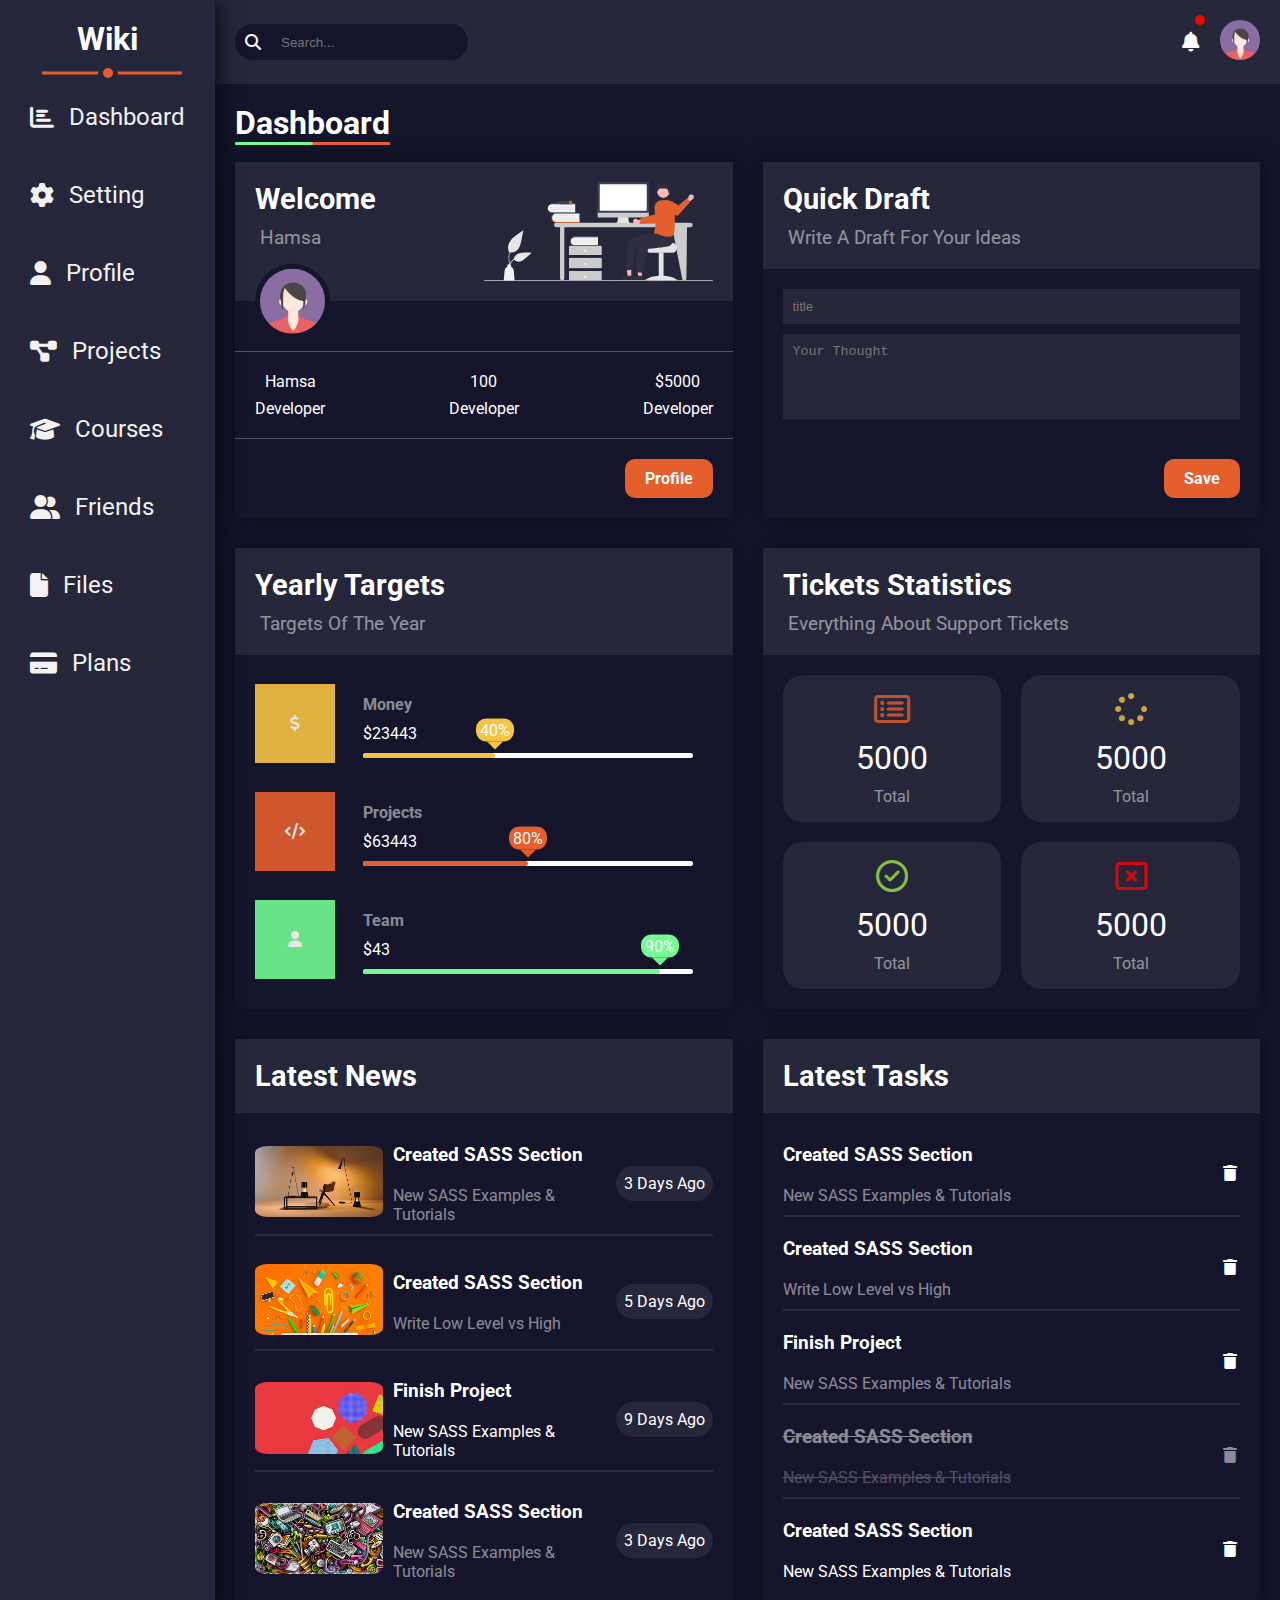
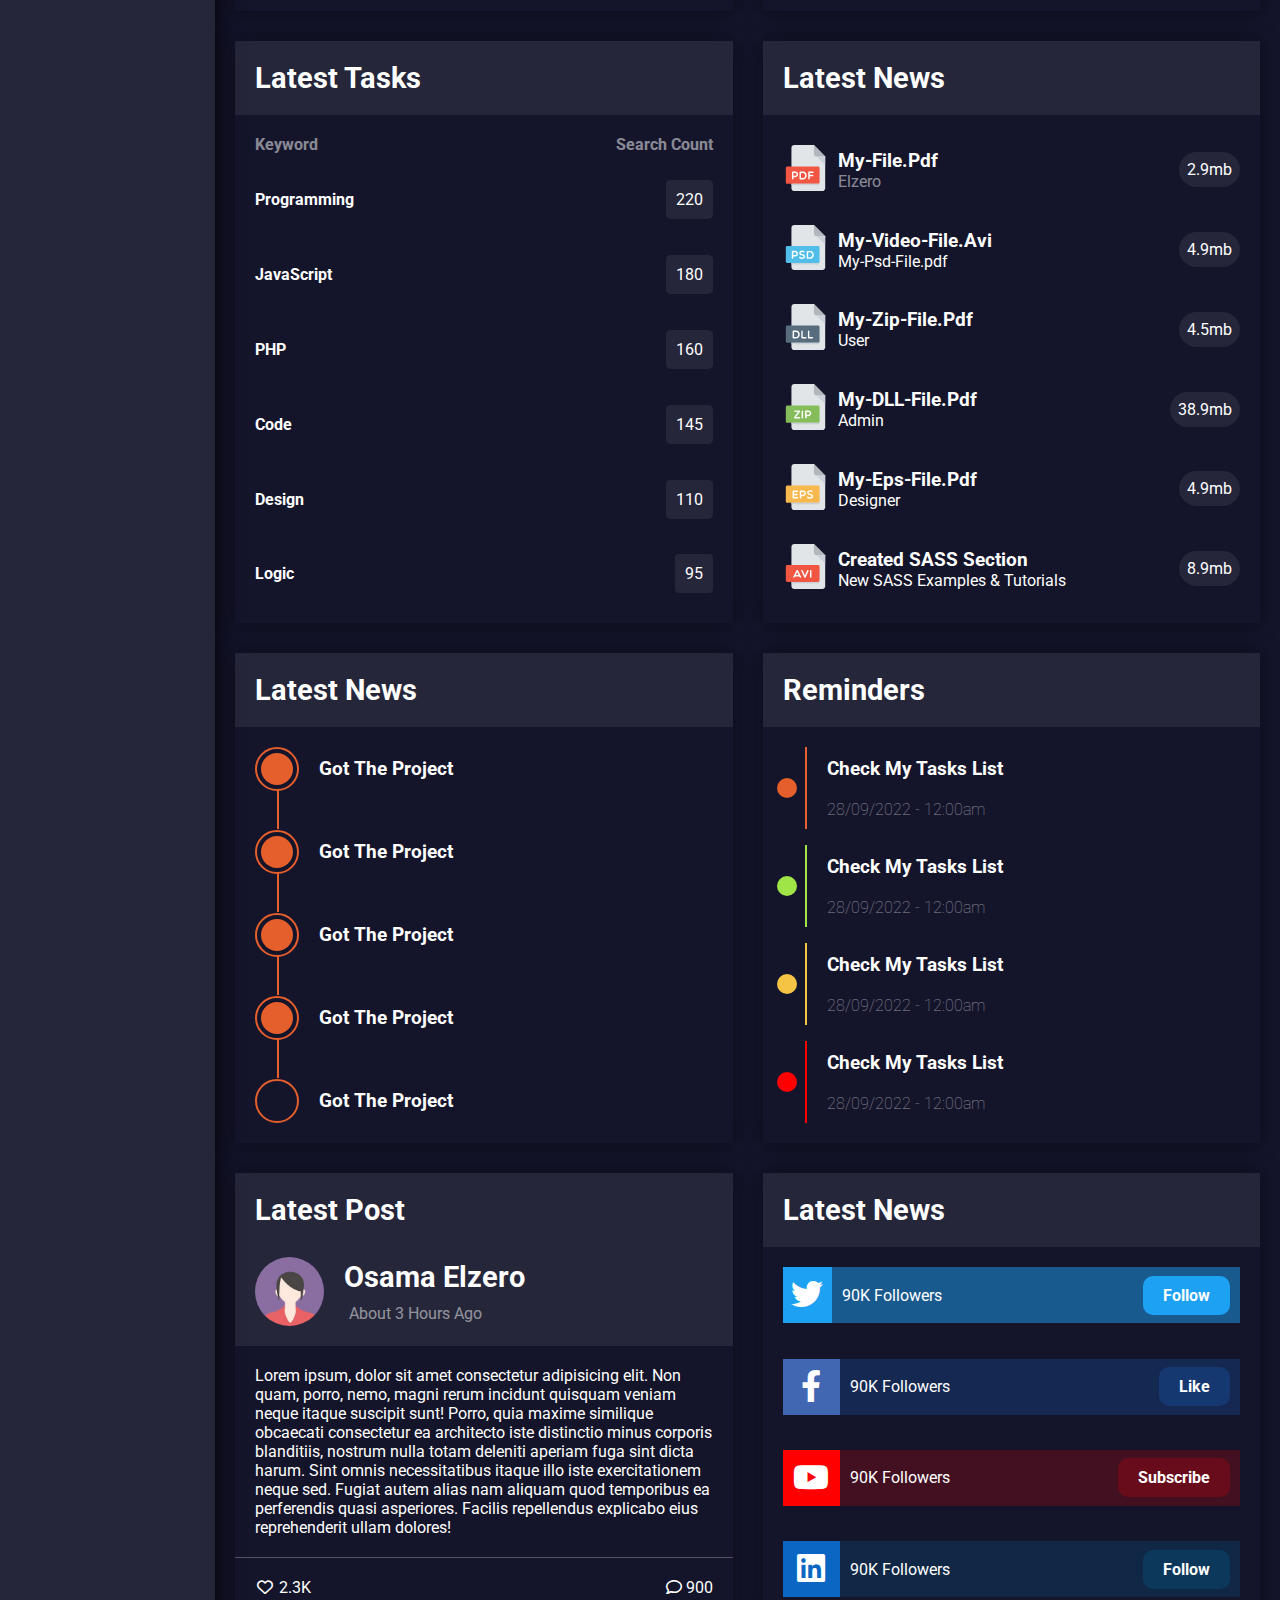
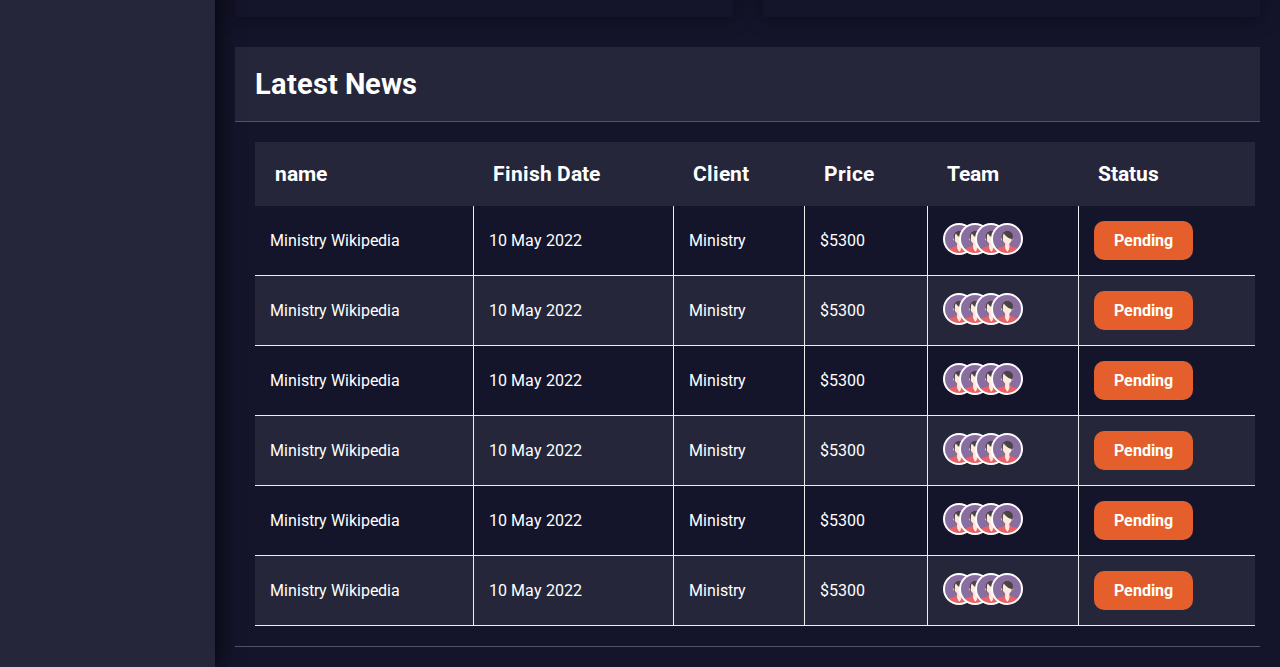
<file: Index.HTML>
<!DOCTYPE html>
<html lang="en">

<head>
  <meta charset="UTF-8" />
  <meta http-equiv="X-UA-Compatible" content="IE=edge" />
  <meta name="viewport" content="width=device-width, initial-scale=1.0" />
  <title>Dashboard</title>
  <link rel="stylesheet" href="css/all.min.css" />
  <!-- <link rel="stylesheet" href="css/framework.css" /> -->
  <link rel="stylesheet" href="css/dash.css" />
  <link rel="preconnect" href="https://fonts.googleapis.com" />
  <link rel="preconnect" href="https://fonts.gstatic.com" crossorigin />
  <title>Dashboard</title>
</head>
<body>
  <div class="sidebar">
    <h1 class="logo">Wiki</h1>
    <ul class="menu">
      <li>
        <a href="#">
          <i class="fa-solid fa-chart-bar"></i>
          <span class="value" class="text">Dashboard</span class="value">
        </a>
      </li>
      <li>
        <a href="setting.html">
          <i class="fa-solid fa-gear"></i>
          <span class="value" class="text">Setting</span class="value">
        </a>
      </li>
      <li>
        <a href="profile.html">
          <i class="fa-solid fa-user"></i>
          <span class="value" class="text">Profile</span class="value">
        </a>
      </li>
      <li>
        <a href="Projects.html">
          <i class="fa-solid fa-diagram-project"></i>
          <span class="value" class="text">Projects</span class="value">
        </a>
      </li>
      <li>
        <a href="COURSES.HTML">
          <i class="fa-solid fa-graduation-cap"></i>
          <span class="value" class="text">Courses</span class="value">
        </a>
      </li>
      <li>
        <a href="friends.html">
          <i class="fa-solid fa-user-group"></i>
          <span class="value" class="text">Friends</span class="value">
        </a>
      </li>
      <li>
        <a href="#">
          <i class="fa-solid fa-file"></i>
          <span class="value" class="text">Files</span class="value">
        </a>
      </li>
      <li>
        <a href="#">
          <i class="fa-solid fa-credit-card"></i>
          <span class="value" class="text">Plans</span class="value">
        </a>
      </li>
    </ul>
  </div>
  <div class="conitainer">
    <header>
      <div class="search-box">
        <i class="fa-solid fa-magnifying-glass"></i>
        <input type="text" placeholder="Search..." />
      </div>
      <div class="actions">
        <div class="bell"><i class="fa-solid fa-bell"></i></div>
        <div class="user"><img src="image/Customer3.jpg" /></div>
      </div>
    </header>
    <div class="content">
      <h1 class="main-title">Dashboard</h1>
      <div class="cards-container">
        <div class="card">
          <div class="card-header">
            <div class="text">
              <h1>Welcome</h1>
              <span class="value" class="user-name">Hamsa</span class="value">
            </div>
            <img class="user-img" src="image/Customer3.jpg" alt="" />
            <img src="image/welcome-image.svg" alt="" />
          </div>
          <div class="cards-body">
            <div class="info">
              <span class="value" class="main">Hamsa</span class="value">
              <span class="value" class="Description">Developer</span class="value">
            </div>
            <div class="info">
              <span class="value" class="main">100</span class="value">
              <span class="value" class="Description">Developer</span class="value">
            </div>
            <div class="info">
              <span class="value" class="main">$5000</span class="value">
              <span class="value" class="Description">Developer</span class="value">
            </div>
          </div>
          <div class="cards-footer">
            <a href="#" class="button">Profile</a>
          </div>
        </div>
        <div class="card">
          <div class="card-header">
            <div class="text">
              <h1>Quick Draft</h1>
              <span class="value" class="Description">Write A Draft For Your Ideas</span class="value">
            </div>
          </div>
          <div class="cards-body">
            <input type="text" class="text" placeholder="title" />
            <textarea placeholder="Your Thought"></textarea>
          </div>
          <div class="cards-footer">
            <a href="#" class="button">Save</a>
          </div>
        </div>
        <div class="card">
          <div class="card-header">
            <div class="text">
              <h1>Yearly Targets</h1>
              <span class="value" class="Description">Targets Of The Year</span class="value">
            </div>
          </div>
          <div class="cards-body">
            <div class="info">
              <div class="icon">
                <i class="fa-solid fa-dollar-sign fa-fw"></i>
              </div>
              <div class="content">
                <h4 class="title">Money</h4>
                <p class="value">$23443</p>
                <div class="progress">
                  <span class="value">40%</span class="value">
                </div>
              </div>
            </div>
            <div class="info">
              <div class="icon">
                <i class="fa-solid fa-code fa-fw"></i>
              </div>
              <div class="content">
                <h4 class="title">Projects</h4>
                <p class="value">$63443</p>

                <div class="progress">
                  <span class="value">80%</span class="value">
                </div>


              </div>
            </div>
            <div class="info">
              <div class="icon">
                <i class="fa-solid fa-user fa-fw"></i>
              </div>
              <div class="content">
                <h4 class="title">Team</h4>
                <p class="value">$43</p>

                <div class="progress">
                  <span class="value">90%</span class="value">
                </div>


              </div>
            </div>
          </div>
        </div>
        <div class="card">
          <div class="card-header">
            <div class="text">
              <h1>Tickets Statistics</h1>
              <span class="value" class="Description">Everything About Support Tickets</span class="value">
            </div>
          </div>
          <div class="cards-body">
            <div class="box">
              <div class="icon"><i class="fa-regular fa-rectangle-list fa-fw"></i></div>
              <div class="value">5000</div>
              <div class="descripation">Total</div>
            </div>
            <div class="box">
              <div class="icon"><i class="fa-solid fa-spinner fa-fw"></i></div>
              <div class="value">5000</div>
              <div class="descripation">Total</div>
            </div>
            <div class="box">
              <div class="icon"><i class="fa-regular fa-circle-check fa-fw"></i></div>
              <div class="value">5000</div>
              <div class="descripation">Total</div>
            </div>
            <div class="box">
              <div class="icon"><i class="fa-regular fa-rectangle-xmark fa-fw"></i></div>
              <div class="value">5000</div>
              <div class="descripation">Total</div>
            </div>

          </div>
        </div>
        <div class="card">
          <div class="card-header">
            <div class="text">
              <h1>Latest News</h1>
            </div>
          </div>
          <div class="cards-body">
            <div class="box">
              <div class="image">
                <img src="image/news-01.png">
              </div>
              <div class="text">
                <h4>Created SASS Section</h4>
                <span class="descripation">New SASS Examples & Tutorials</span>
              </div>
              <span class="info">3 Days Ago</span>
            </div>
            <div class="box">
              <div class="image">
                <img src="image/news-02.png">
              </div>
              <div class="text">
                <h4>Created SASS Section</h4>
                <span class="descripation">Write Low Level vs High</span>
              </div>
              <span class="info">5 Days Ago</span>
            </div>

            <div class="box">
              <div class="image">
                <img src="image/news-03.png">
              </div>
              <div class="text">
                <h4>Finish Project</h4>
                <span class="value" class="descripation">New SASS Examples & Tutorials</span class="value">
              </div>
              <span class="info">9 Days Ago</span>
            </div>

            <div class="box">
              <div class="image">
                <img src="image/news-04.png">
              </div>
              <div class="text">
                <h4>Created SASS Section</h4>
                <span class="descripation">New SASS Examples & Tutorials</span>
              </div>
              <span class="info">3 Days Ago</span>
            </div>



          </div>
        </div>
        <div class="card">
          <div class="card-header">
            <div class="text">
              <h1>Latest Tasks</h1>
            </div>
          </div>
          <div class="cards-body">
            <div class="box">
              <div class="text">
                <h4>Created SASS Section</h4>
                <span class="descripation">New SASS Examples & Tutorials</span>
              </div>
              <span class="delete-icon"><i class="fa-solid fa-trash fa-fw"></i></span>
            </div>
            <div class="box">
              <div class="text">
                <h4>Created SASS Section</h4>
                <span class="descripation">Write Low Level vs High</span>
              </div>
              <span class="delete-icon"><i class="fa-solid fa-trash fa-fw"></i></span>
            </div>

            <div class="box">
              <div class="text">
                <h4>Finish Project</h4>
                <span class="descripation">New SASS Examples & Tutorials</span>
              </div>
              <span class="delete-icon"><i class="fa-solid fa-trash fa-fw"></i></span>
            </div>

            <div class="box delete">
              <div class="text delete">
                <h4>Created SASS Section</h4>
                <span class="descripation">New SASS Examples & Tutorials</span>
              </div>
              <span class="delete-icon"><i class="fa-solid fa-trash fa-fw"></i></span>
            </div>
            <div class="box">
              <div class="text">
                <h4>Created SASS Section</h4>
                <span class="value" class="descripation">New SASS Examples & Tutorials</span>
              </div>
              <span class="delete-icon"><i class="fa-solid fa-trash fa-fw"></i></span>
            </div>
          </div>
        </div>
        <div class="card">
          <div class="card-header">
            <div class="text">
              <h1>Latest Tasks</h1>
            </div>
          </div>
          <div class="cards-body">
            <div class="title-body">
              <h4>Keyword</h4>
              <h4>Search Count</h4>
            </div>
            <div class="box">
              <div class="text">
                <h4>Programming</h4>


              </div>
              <span class="value">220</span>
            </div>
            <div class="box">
              <div class="text">
                <h4>JavaScript</h4>

              </div>

              <span class="value">180</span>
            </div>

            <div class="box">
              <div class="text">
                <h4>PHP</h4>

              </div>

              <span class="value">160</span>
            </div>

            <div class="box delete">
              <div class="text delete">
                <h4>Code</h4>

              </div>

              <span class="value">145</span>
            </div>
            <div class="box">
              <div class="text">
                <h4>Design</h4>

              </div>

              <span class="value">110</span>
            </div>
            <div class="box">
              <div class="text">
                <h4>Logic</h4>

              </div>

              <span class="value">95</span>
            </div>
          </div>
        </div>
        <div class="card">
          <div class="card-header">
            <div class="text">
              <h1>Latest News</h1>
            </div>
          </div>
          <div class="cards-body">
            <div class="box">
              <div class="image">
                <img src="image/pdf (1).svg">
              </div>
              <div class="text">
                <h4>my-file.pdf</h4>
                <span class="descripation">Elzero</span>
              </div>
              <span class="info">2.9mb</span>
            </div>
            <div class="box">
              <div class="image">
                <img src="image/psd.svg">
              </div>
              <div class="text">
                <h4>My-Video-File.avi</h4>
                <span class="value" class="descripation">My-Psd-File.pdf</span>
              </div>
              <span class="info">4.9mb</span>
            </div>

            <div class="box">
              <div class="image">
                <img src="image/dll.svg">
              </div>
              <div class="text">
                <h4>My-Zip-File.pdf</h4>
                <span class="value" class="descripation">User</span>
              </div>
              <span class="info">4.5mb</span class="value">
            </div>

            <div class="box">
              <div class="image">
                <img src="image/zip.svg">
              </div>
              <div class="text">
                <h4>My-DLL-File.pdf</h4>
                <span class="value" class="descripation">Admin</span>
              </div>
              <span class="info">38.9mb</span class="value">
            </div>
            <div class="box">
              <div class="image">
                <img src="image/eps.svg">
              </div>
              <div class="text">
                <h4>My-Eps-File.pdf</h4>
                <span class="value" class="descripation">Designer</span>
              </div>
              <span class="info">4.9mb</span class="value">
            </div>
            <div class="box">
              <div class="image">
                <img src="image/6.svg">
              </div>
              <div class="text">
                <h4>Created SASS Section</h4>
                <span class="value" class="descripation">New SASS Examples & Tutorials</span>
              </div>
              <span class="info">8.9mb</span>
            </div>
          </div>
        </div>
        <div class="card">
          <div class="card-header">
            <div class="text">
              <h1>Latest News</h1>
            </div>
          </div>
          <div class="cards-body">
            <div class="box done">
              <div class="circle"></div>
              <div class="text">
                <h3>Got The Project</h3>
              </div>
            </div>
            <div class="box done">
              <div class="circle"></div>
              <div class="text">
                <h3>Got The Project</h3>
              </div>
            </div>
            <div class="box done">
              <div class="circle"></div>
              <div class="text">
                <h3>Got The Project</h3>
              </div>
            </div>
            <div class="box curent">
              <div class="circle"></div>
              <div class="text">
                <h3>Got The Project</h3>
              </div>
            </div>
            <div class="box">
              <div class="circle"></div>
              <div class="text">
                <h3>Got The Project</h3>
              </div>
            </div>
          </div>
        </div>
        <div class="card">
          <div class="card-header">
            <div class="text">
              <h1>Reminders</h1>
            </div>
          </div>
          <div class="cards-body">
            <div class="box">

              <h4>Check My Tasks List</h4>
              <span class="time">28/09/2022 - 12:00am</span>

            </div>
            <div class="box">

              <h4>Check My Tasks List</h4>
              <span class="time">28/09/2022 - 12:00am</span>

            </div>
            <div class="box">

              <h4>Check My Tasks List</h4>
              <span class="time">28/09/2022 - 12:00am</span>

            </div>
            <div class="box">

              <h4>Check My Tasks List</h4>
              <span class="time">28/09/2022 - 12:00am</span>

            </div>

          </div>
        </div>
        <div class="card">
          <div class="card-header">
            <h1 class="title-header">Latest Post</h1>
            <div class="user-info">
              <img src="image/Customer3.jpg" alt="" class="user-img">
              <div class="text">
                <h1>Osama Elzero</h1>
                <p class="last-online">About 3 Hours Ago</p>
              </div>
            </div>
          </div>
          <div class="cards-body">
            <p>Lorem ipsum, dolor sit amet consectetur adipisicing elit. Non quam, porro, nemo, magni rerum incidunt
              quisquam veniam neque itaque suscipit sunt! Porro, quia maxime similique obcaecati consectetur ea
              architecto iste distinctio minus corporis blanditiis, nostrum nulla totam deleniti aperiam fuga sint dicta
              harum. Sint omnis necessitatibus itaque illo iste exercitationem neque sed. Fugiat autem alias nam aliquam
              quod temporibus ea perferendis quasi asperiores. Facilis repellendus explicabo eius reprehenderit ullam
              dolores!</p>
          </div>
          <div class="cards-footer">
            <div class="like">
              <i class="fa-regular fa-heart fa-fw"></i>
              <span>2.3K</span>
            </div>
            <div class="comment">
              <i class="fa-regular fa-comment"></i>
              <span>900</span>
            </div>
          </div>
        </div>
        <div class="card">
          <div class="card-header">
            <div class="text">
              <h1>Latest News</h1>
            </div>
          </div>
          <div class="cards-body">
            <div class="box">
              <div class="icon">
                <i class="fa-brands fa-twitter"></i>
              </div>
              <div class="info">
                <p>90K Followers</p>
              </div>
              <div class="action">
                <a href="#" class="button">Follow</a>
              </div>
            </div>
            <div class="box">
              <div class="icon">
                <i class="fa-brands fa-facebook-f fa-fw"></i>
              </div>
              <div class="info">
                <p>90K Followers</p>
              </div>
              <div class="action">
                <a href="#" class="button">Like</a>
              </div>
            </div>
            <div class="box">
              <div class="icon">
                <i class="fa-brands fa-youtube fa-fw"></i>
              </div>
              <div class="info">
                <p>90K Followers</p>
              </div>
              <div class="action">
                <a href="#" class="button">Subscribe</a>
              </div>
            </div>
            <div class="box">
              <div class="icon">
                <i class="fa-brands fa-linkedin fa-fw"></i>
              </div>
              <div class="info">
                <p>90K Followers</p>
              </div>
              <div class="action">
                <a href="#" class="button">Follow</a>
              </div>
            </div>
          </div>
        </div>
        <div class="card-table">
          <div class="card-header">
            <div class="text">
              <h1>Latest News</h1>
            </div>
          </div>
          <div class="cards-body">
            <table>
              <thead>
                <tr>
                  <th>name</th>
                  <th>Finish Date</th>
                  <th>Client</th>
                  <th>Price</th>
                  <th>Team</th>
                  <th>Status</th>
                </tr>
              </thead>
              <tbody>
                <tr>
                  <td>Ministry Wikipedia</td>
                  <td>10 May 2022</td>
                  <td>Ministry</td>
                  <td>$5300</td>
                  <td>
                    <img src="image/Customer3.jpg">
                    <img src="image/Customer3.jpg">
                    <img src="image/Customer3.jpg">
                    <img src="image/Customer3.jpg">
                  </td>
                  <td>
                    <a href="#" class="button">pending</a>
                  </td>
                </tr>
                <tr>
                  <td>Ministry Wikipedia</td>
                  <td> 10 May 2022</td>
                  <td> Ministry</td>
                  <td>$5300</td>
                  <td>
                    <img src="image/Customer3.jpg">
                    <img src="image/Customer3.jpg">
                    <img src="image/Customer3.jpg">
                    <img src="image/Customer3.jpg">
                  </td>
                  <td>
                    <a href="#" class="button">pending</a>
                  </td>
                </tr>
                <tr>
                  <td>Ministry Wikipedia</td>
                  <td> 10 May 2022</td>
                  <td> Ministry</td>
                  <td>$5300</td>
                  <td>
                    <img src="image/Customer3.jpg">
                    <img src="image/Customer3.jpg">
                    <img src="image/Customer3.jpg">
                    <img src="image/Customer3.jpg">
                  </td>
                  <td>
                    <a href="#" class="button">pending</a>
                  </td>
                </tr>
                <tr>
                  <td>Ministry Wikipedia</td>
                  <td> 10 May 2022</td>
                  <td> Ministry</td>
                  <td>$5300</td>
                  <td>
                    <img src="image/Customer3.jpg">
                    <img src="image/Customer3.jpg">
                    <img src="image/Customer3.jpg">
                    <img src="image/Customer3.jpg">
                  </td>
                  <td>
                    <a href="#" class="button">pending</a>
                  </td>
                </tr>
                <tr>
                  <td>Ministry Wikipedia</td>
                  <td> 10 May 2022</td>
                  <td> Ministry</td>
                  <td>$5300</td>
                  <td>
                    <img src="image/Customer3.jpg">
                    <img src="image/Customer3.jpg">
                    <img src="image/Customer3.jpg">
                    <img src="image/Customer3.jpg">
                  </td>
                  <td>
                    <a href="#" class="button">pending</a>
                  </td>
                </tr>
                <tr>
                  <td>Ministry Wikipedia</td>
                  <td> 10 May 2022</td>
                  <td> Ministry</td>
                  <td>$5300</td>
                  <td>
                    <img src="image/Customer3.jpg">
                    <img src="image/Customer3.jpg">
                    <img src="image/Customer3.jpg">
                    <img src="image/Customer3.jpg">
                  </td>
                  <td>
                    <a href="#" class="button">pending</a>
                  </td>
                </tr>
              </tbody>
            </table>
          </div>
        </div>
      </div>
    </div>
  </div>
</body>

</html>
</file>
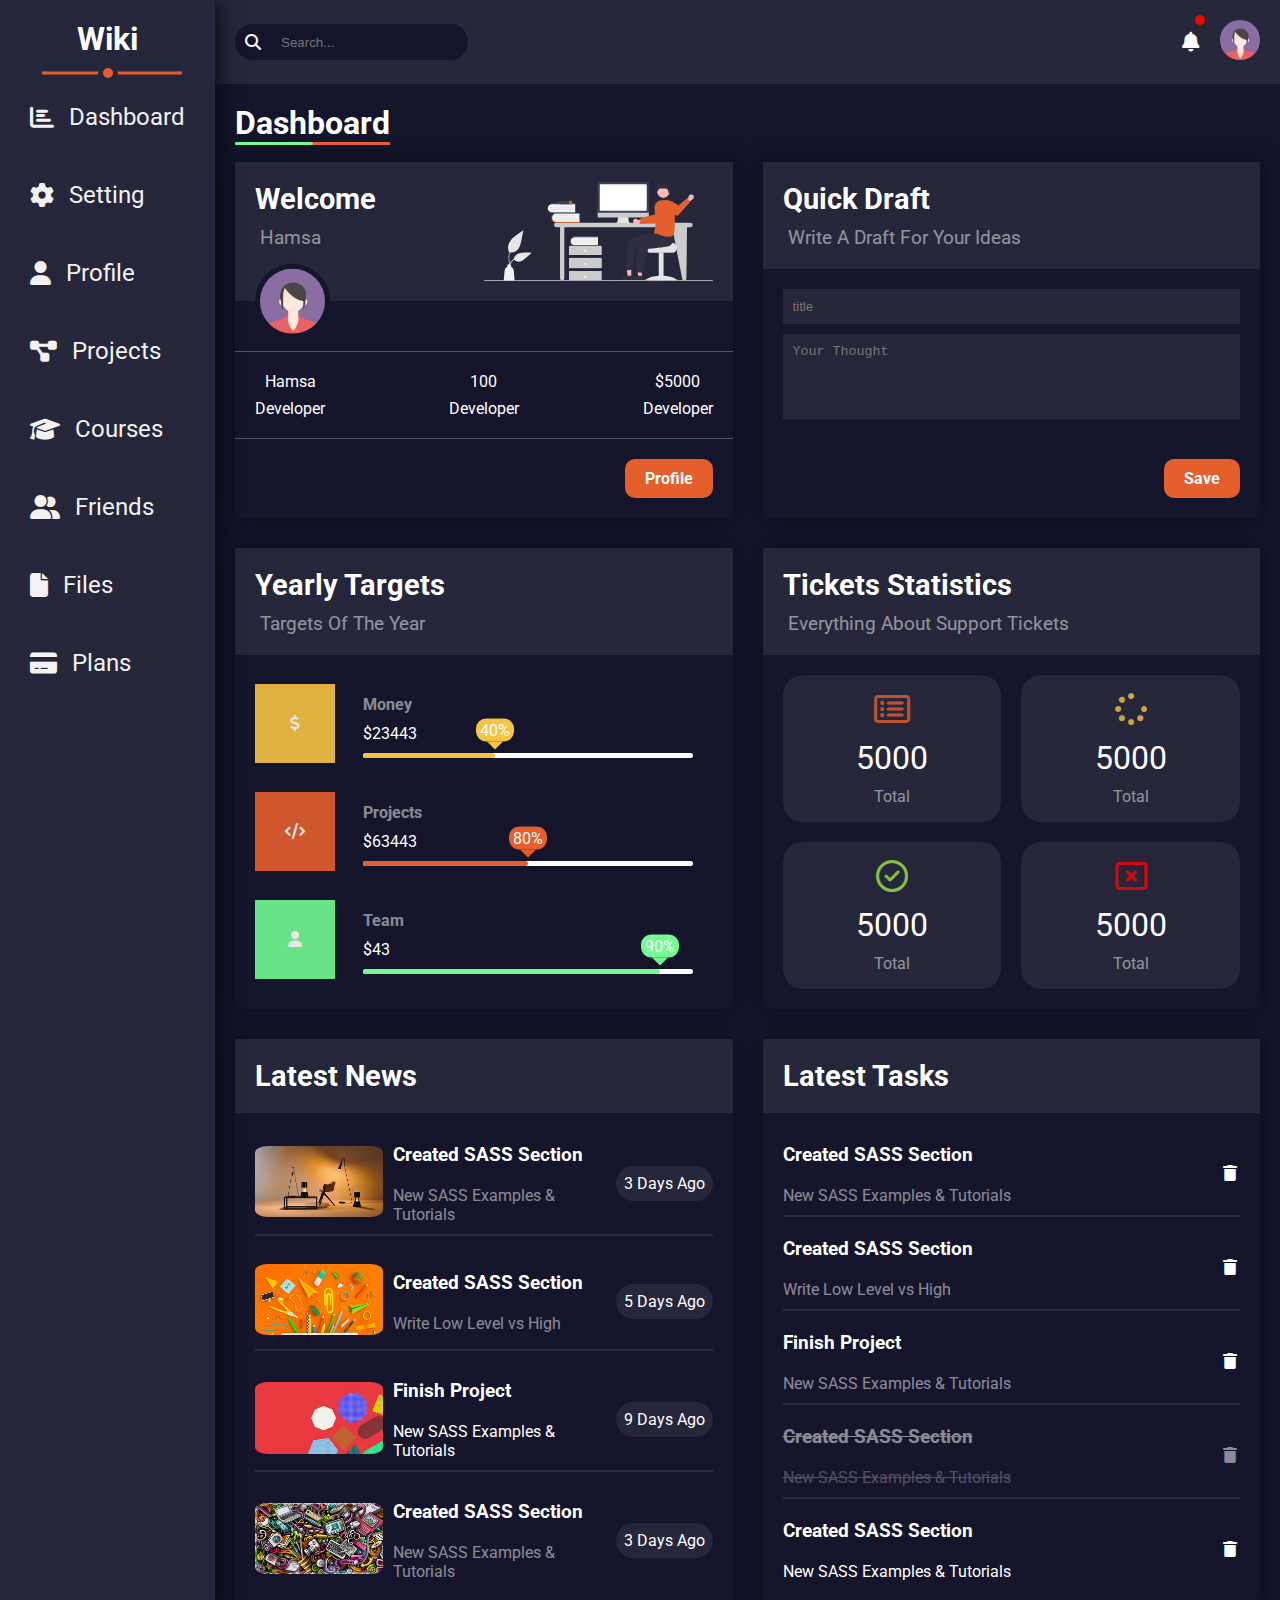
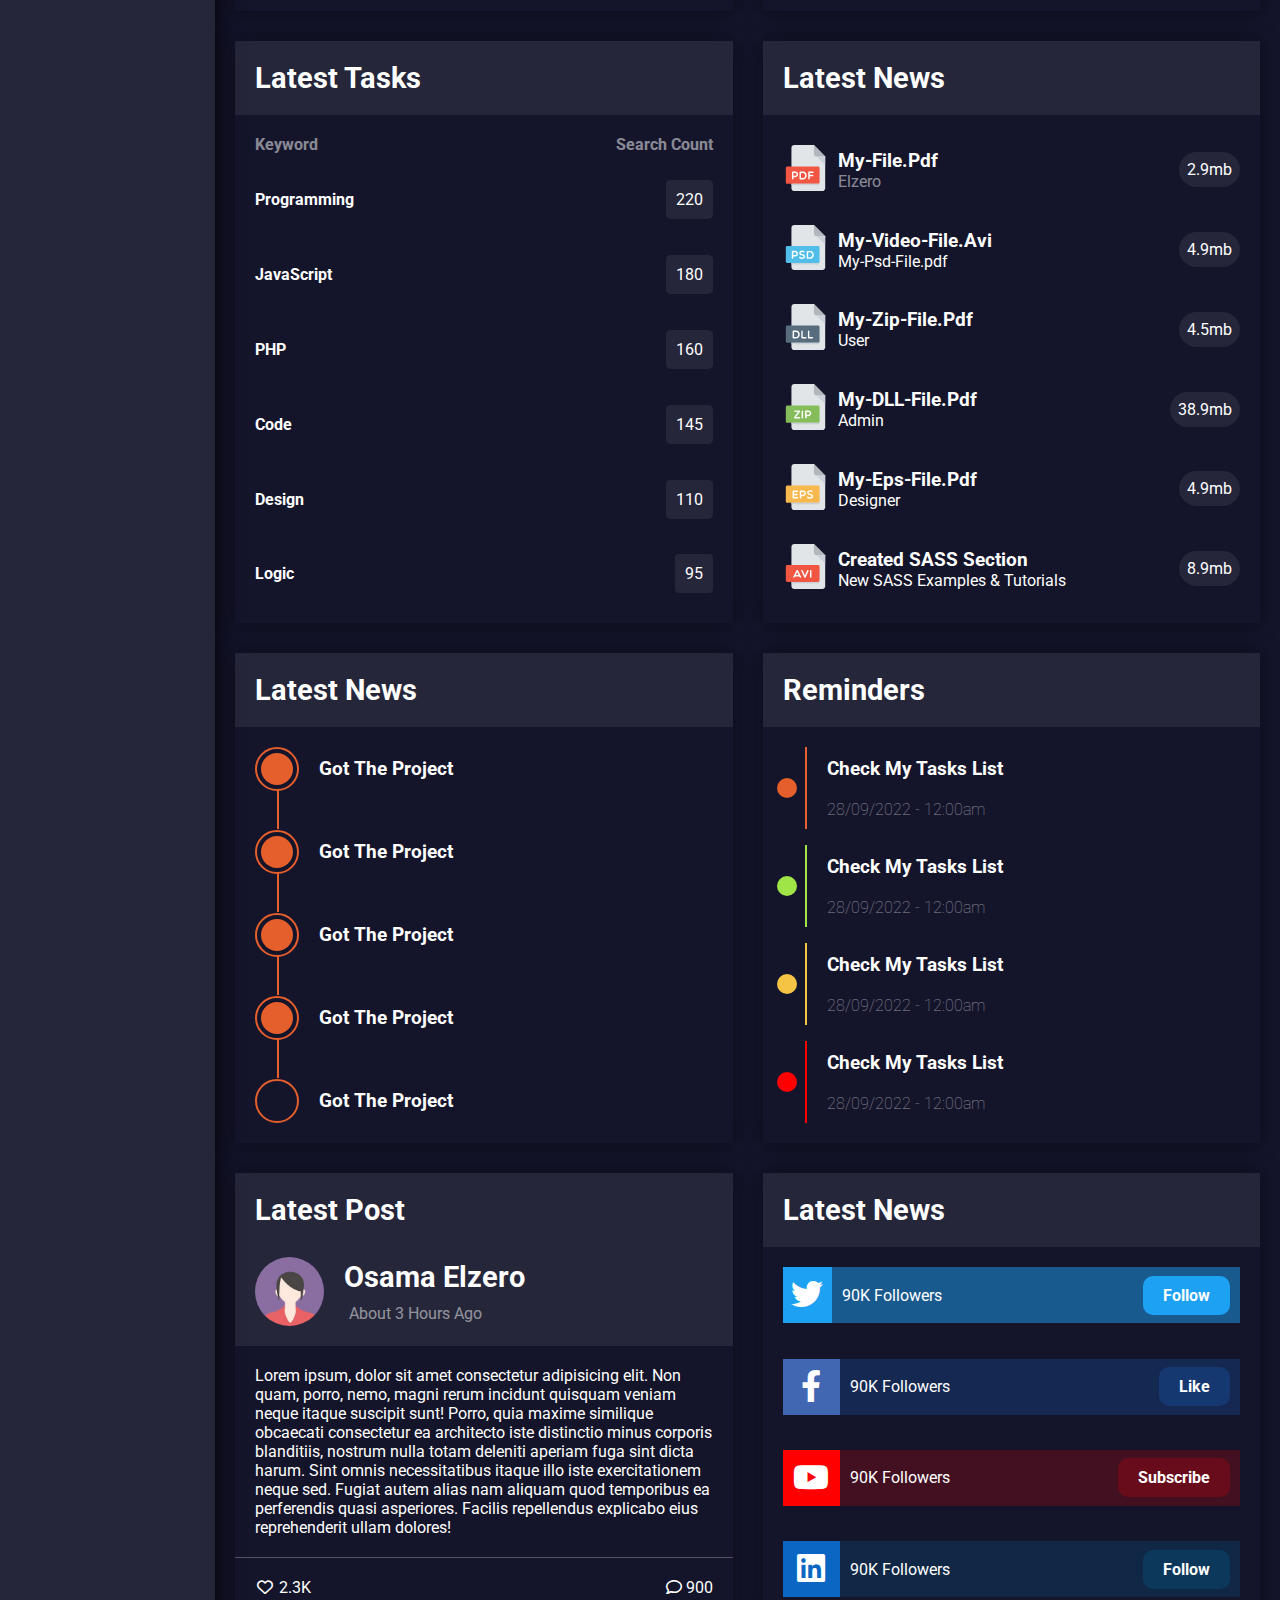
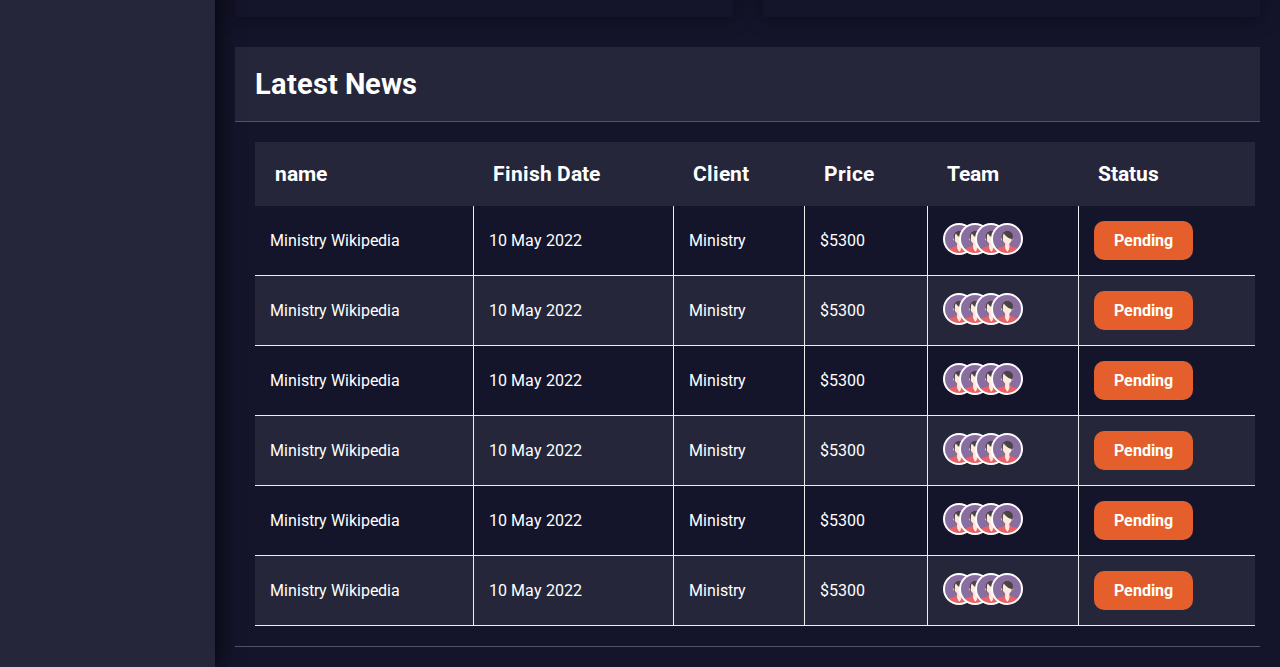
<file: index.html>
<!DOCTYPE html>
<html lang="en">

<head>
  <meta charset="UTF-8" />
  <meta http-equiv="X-UA-Compatible" content="IE=edge" />
  <meta name="viewport" content="width=device-width, initial-scale=1.0" />
  <title>Dashboard</title>
  <link rel="stylesheet" href="css/all.min.css" />
  <!-- <link rel="stylesheet" href="css/framework.css" /> -->
  <link rel="stylesheet" href="css/dash.css" />
  <link rel="preconnect" href="https://fonts.googleapis.com" />
  <link rel="preconnect" href="https://fonts.gstatic.com" crossorigin />
  <title>Dashboard</title>
</head>
<body>
  <div class="sidebar">
    <h1 class="logo">Wiki</h1>
    <ul class="menu">
      <li>
        <a href="#">
          <i class="fa-solid fa-chart-bar"></i>
          <span class="value" class="text">Dashboard</span class="value">
        </a>
      </li>
      <li>
        <a href="setting.html">
          <i class="fa-solid fa-gear"></i>
          <span class="value" class="text">Setting</span class="value">
        </a>
      </li>
      <li>
        <a href="profile.html">
          <i class="fa-solid fa-user"></i>
          <span class="value" class="text">Profile</span class="value">
        </a>
      </li>
      <li>
        <a href="Projects.html">
          <i class="fa-solid fa-diagram-project"></i>
          <span class="value" class="text">Projects</span class="value">
        </a>
      </li>
      <li>
        <a href="COURSES.HTML">
          <i class="fa-solid fa-graduation-cap"></i>
          <span class="value" class="text">Courses</span class="value">
        </a>
      </li>
      <li>
        <a href="friends.html">
          <i class="fa-solid fa-user-group"></i>
          <span class="value" class="text">Friends</span class="value">
        </a>
      </li>
      <li>
        <a href="files.html">
          <i class="fa-solid fa-file"></i>
          <span class="value" class="text">Files</span class="value">
        </a>
      </li>
      <li>
        <a href="plans.html">
          <i class="fa-solid fa-credit-card"></i>
          <span class="value" class="text">Plans</span class="value">
        </a>
      </li>
    </ul>
  </div>
  <div class="conitainer">
    <header>
      <div class="search-box">
        <i class="fa-solid fa-magnifying-glass"></i>
        <input type="text" placeholder="Search..." />
      </div>
      <div class="actions">
        <div class="bell"><i class="fa-solid fa-bell"></i></div>
        <div class="user"><img src="image/Customer3.jpg" /></div>
      </div>
    </header>
    <div class="content">
      <h1 class="main-title">Dashboard</h1>
      <div class="cards-container">
        <div class="card">
          <div class="card-header">
            <div class="text">
              <h1>Welcome</h1>
              <span class="value" class="user-name">Hamsa</span class="value">
            </div>
            <img class="user-img" src="image/Customer3.jpg" alt="" />
            <img src="image/welcome-image.svg" alt="" />
          </div>
          <div class="cards-body">
            <div class="info">
              <span class="value" class="main">Hamsa</span class="value">
              <span class="value" class="Description">Developer</span class="value">
            </div>
            <div class="info">
              <span class="value" class="main">100</span class="value">
              <span class="value" class="Description">Developer</span class="value">
            </div>
            <div class="info">
              <span class="value" class="main">$5000</span class="value">
              <span class="value" class="Description">Developer</span class="value">
            </div>
          </div>
          <div class="cards-footer">
            <a href="#" class="button">Profile</a>
          </div>
        </div>
        <div class="card">
          <div class="card-header">
            <div class="text">
              <h1>Quick Draft</h1>
              <span class="value" class="Description">Write A Draft For Your Ideas</span class="value">
            </div>
          </div>
          <div class="cards-body">
            <input type="text" class="text" placeholder="title" />
            <textarea placeholder="Your Thought"></textarea>
          </div>
          <div class="cards-footer">
            <a href="#" class="button">Save</a>
          </div>
        </div>
        <div class="card">
          <div class="card-header">
            <div class="text">
              <h1>Yearly Targets</h1>
              <span class="value" class="Description">Targets Of The Year</span class="value">
            </div>
          </div>
          <div class="cards-body">
            <div class="info">
              <div class="icon">
                <i class="fa-solid fa-dollar-sign fa-fw"></i>
              </div>
              <div class="content">
                <h4 class="title">Money</h4>
                <p class="value">$23443</p>
                <div class="progress">
                  <span class="value">40%</span class="value">
                </div>
              </div>
            </div>
            <div class="info">
              <div class="icon">
                <i class="fa-solid fa-code fa-fw"></i>
              </div>
              <div class="content">
                <h4 class="title">Projects</h4>
                <p class="value">$63443</p>

                <div class="progress">
                  <span class="value">80%</span class="value">
                </div>


              </div>
            </div>
            <div class="info">
              <div class="icon">
                <i class="fa-solid fa-user fa-fw"></i>
              </div>
              <div class="content">
                <h4 class="title">Team</h4>
                <p class="value">$43</p>

                <div class="progress">
                  <span class="value">90%</span class="value">
                </div>


              </div>
            </div>
          </div>
        </div>
        <div class="card">
          <div class="card-header">
            <div class="text">
              <h1>Tickets Statistics</h1>
              <span class="value" class="Description">Everything About Support Tickets</span class="value">
            </div>
          </div>
          <div class="cards-body">
            <div class="box">
              <div class="icon"><i class="fa-regular fa-rectangle-list fa-fw"></i></div>
              <div class="value">5000</div>
              <div class="descripation">Total</div>
            </div>
            <div class="box">
              <div class="icon"><i class="fa-solid fa-spinner fa-fw"></i></div>
              <div class="value">5000</div>
              <div class="descripation">Total</div>
            </div>
            <div class="box">
              <div class="icon"><i class="fa-regular fa-circle-check fa-fw"></i></div>
              <div class="value">5000</div>
              <div class="descripation">Total</div>
            </div>
            <div class="box">
              <div class="icon"><i class="fa-regular fa-rectangle-xmark fa-fw"></i></div>
              <div class="value">5000</div>
              <div class="descripation">Total</div>
            </div>

          </div>
        </div>
        <div class="card">
          <div class="card-header">
            <div class="text">
              <h1>Latest News</h1>
            </div>
          </div>
          <div class="cards-body">
            <div class="box">
              <div class="image">
                <img src="image/news-01.png">
              </div>
              <div class="text">
                <h4>Created SASS Section</h4>
                <span class="descripation">New SASS Examples & Tutorials</span>
              </div>
              <span class="info">3 Days Ago</span>
            </div>
            <div class="box">
              <div class="image">
                <img src="image/news-02.png">
              </div>
              <div class="text">
                <h4>Created SASS Section</h4>
                <span class="descripation">Write Low Level vs High</span>
              </div>
              <span class="info">5 Days Ago</span>
            </div>

            <div class="box">
              <div class="image">
                <img src="image/news-03.png">
              </div>
              <div class="text">
                <h4>Finish Project</h4>
                <span class="value" class="descripation">New SASS Examples & Tutorials</span class="value">
              </div>
              <span class="info">9 Days Ago</span>
            </div>

            <div class="box">
              <div class="image">
                <img src="image/news-04.png">
              </div>
              <div class="text">
                <h4>Created SASS Section</h4>
                <span class="descripation">New SASS Examples & Tutorials</span>
              </div>
              <span class="info">3 Days Ago</span>
            </div>



          </div>
        </div>
        <div class="card">
          <div class="card-header">
            <div class="text">
              <h1>Latest Tasks</h1>
            </div>
          </div>
          <div class="cards-body">
            <div class="box">
              <div class="text">
                <h4>Created SASS Section</h4>
                <span class="descripation">New SASS Examples & Tutorials</span>
              </div>
              <span class="delete-icon"><i class="fa-solid fa-trash fa-fw"></i></span>
            </div>
            <div class="box">
              <div class="text">
                <h4>Created SASS Section</h4>
                <span class="descripation">Write Low Level vs High</span>
              </div>
              <span class="delete-icon"><i class="fa-solid fa-trash fa-fw"></i></span>
            </div>

            <div class="box">
              <div class="text">
                <h4>Finish Project</h4>
                <span class="descripation">New SASS Examples & Tutorials</span>
              </div>
              <span class="delete-icon"><i class="fa-solid fa-trash fa-fw"></i></span>
            </div>

            <div class="box delete">
              <div class="text delete">
                <h4>Created SASS Section</h4>
                <span class="descripation">New SASS Examples & Tutorials</span>
              </div>
              <span class="delete-icon"><i class="fa-solid fa-trash fa-fw"></i></span>
            </div>
            <div class="box">
              <div class="text">
                <h4>Created SASS Section</h4>
                <span class="value" class="descripation">New SASS Examples & Tutorials</span>
              </div>
              <span class="delete-icon"><i class="fa-solid fa-trash fa-fw"></i></span>
            </div>
          </div>
        </div>
        <div class="card">
          <div class="card-header">
            <div class="text">
              <h1>Latest Tasks</h1>
            </div>
          </div>
          <div class="cards-body">
            <div class="title-body">
              <h4>Keyword</h4>
              <h4>Search Count</h4>
            </div>
            <div class="box">
              <div class="text">
                <h4>Programming</h4>


              </div>
              <span class="value">220</span>
            </div>
            <div class="box">
              <div class="text">
                <h4>JavaScript</h4>

              </div>

              <span class="value">180</span>
            </div>

            <div class="box">
              <div class="text">
                <h4>PHP</h4>

              </div>

              <span class="value">160</span>
            </div>

            <div class="box delete">
              <div class="text delete">
                <h4>Code</h4>

              </div>

              <span class="value">145</span>
            </div>
            <div class="box">
              <div class="text">
                <h4>Design</h4>

              </div>

              <span class="value">110</span>
            </div>
            <div class="box">
              <div class="text">
                <h4>Logic</h4>

              </div>

              <span class="value">95</span>
            </div>
          </div>
        </div>
        <div class="card">
          <div class="card-header">
            <div class="text">
              <h1>Latest News</h1>
            </div>
          </div>
          <div class="cards-body">
            <div class="box">
              <div class="image">
                <img src="image/pdf (1).svg">
              </div>
              <div class="text">
                <h4>my-file.pdf</h4>
                <span class="descripation">Elzero</span>
              </div>
              <span class="info">2.9mb</span>
            </div>
            <div class="box">
              <div class="image">
                <img src="image/psd.svg">
              </div>
              <div class="text">
                <h4>My-Video-File.avi</h4>
                <span class="value" class="descripation">My-Psd-File.pdf</span>
              </div>
              <span class="info">4.9mb</span>
            </div>

            <div class="box">
              <div class="image">
                <img src="image/dll.svg">
              </div>
              <div class="text">
                <h4>My-Zip-File.pdf</h4>
                <span class="value" class="descripation">User</span>
              </div>
              <span class="info">4.5mb</span class="value">
            </div>

            <div class="box">
              <div class="image">
                <img src="image/zip.svg">
              </div>
              <div class="text">
                <h4>My-DLL-File.pdf</h4>
                <span class="value" class="descripation">Admin</span>
              </div>
              <span class="info">38.9mb</span class="value">
            </div>
            <div class="box">
              <div class="image">
                <img src="image/eps.svg">
              </div>
              <div class="text">
                <h4>My-Eps-File.pdf</h4>
                <span class="value" class="descripation">Designer</span>
              </div>
              <span class="info">4.9mb</span class="value">
            </div>
            <div class="box">
              <div class="image">
                <img src="image/6.svg">
              </div>
              <div class="text">
                <h4>Created SASS Section</h4>
                <span class="value" class="descripation">New SASS Examples & Tutorials</span>
              </div>
              <span class="info">8.9mb</span>
            </div>
          </div>
        </div>
        <div class="card">
          <div class="card-header">
            <div class="text">
              <h1>Latest News</h1>
            </div>
          </div>
          <div class="cards-body">
            <div class="box done">
              <div class="circle"></div>
              <div class="text">
                <h3>Got The Project</h3>
              </div>
            </div>
            <div class="box done">
              <div class="circle"></div>
              <div class="text">
                <h3>Got The Project</h3>
              </div>
            </div>
            <div class="box done">
              <div class="circle"></div>
              <div class="text">
                <h3>Got The Project</h3>
              </div>
            </div>
            <div class="box curent">
              <div class="circle"></div>
              <div class="text">
                <h3>Got The Project</h3>
              </div>
            </div>
            <div class="box">
              <div class="circle"></div>
              <div class="text">
                <h3>Got The Project</h3>
              </div>
            </div>
          </div>
        </div>
        <div class="card">
          <div class="card-header">
            <div class="text">
              <h1>Reminders</h1>
            </div>
          </div>
          <div class="cards-body">
            <div class="box">

              <h4>Check My Tasks List</h4>
              <span class="time">28/09/2022 - 12:00am</span>

            </div>
            <div class="box">

              <h4>Check My Tasks List</h4>
              <span class="time">28/09/2022 - 12:00am</span>

            </div>
            <div class="box">

              <h4>Check My Tasks List</h4>
              <span class="time">28/09/2022 - 12:00am</span>

            </div>
            <div class="box">

              <h4>Check My Tasks List</h4>
              <span class="time">28/09/2022 - 12:00am</span>

            </div>

          </div>
        </div>
        <div class="card">
          <div class="card-header">
            <h1 class="title-header">Latest Post</h1>
            <div class="user-info">
              <img src="image/Customer3.jpg" alt="" class="user-img">
              <div class="text">
                <h1>Osama Elzero</h1>
                <p class="last-online">About 3 Hours Ago</p>
              </div>
            </div>
          </div>
          <div class="cards-body">
            <p>Lorem ipsum, dolor sit amet consectetur adipisicing elit. Non quam, porro, nemo, magni rerum incidunt
              quisquam veniam neque itaque suscipit sunt! Porro, quia maxime similique obcaecati consectetur ea
              architecto iste distinctio minus corporis blanditiis, nostrum nulla totam deleniti aperiam fuga sint dicta
              harum. Sint omnis necessitatibus itaque illo iste exercitationem neque sed. Fugiat autem alias nam aliquam
              quod temporibus ea perferendis quasi asperiores. Facilis repellendus explicabo eius reprehenderit ullam
              dolores!</p>
          </div>
          <div class="cards-footer">
            <div class="like">
              <i class="fa-regular fa-heart fa-fw"></i>
              <span>2.3K</span>
            </div>
            <div class="comment">
              <i class="fa-regular fa-comment"></i>
              <span>900</span>
            </div>
          </div>
        </div>
        <div class="card">
          <div class="card-header">
            <div class="text">
              <h1>Latest News</h1>
            </div>
          </div>
          <div class="cards-body">
            <div class="box">
              <div class="icon">
                <i class="fa-brands fa-twitter"></i>
              </div>
              <div class="info">
                <p>90K Followers</p>
              </div>
              <div class="action">
                <a href="#" class="button">Follow</a>
              </div>
            </div>
            <div class="box">
              <div class="icon">
                <i class="fa-brands fa-facebook-f fa-fw"></i>
              </div>
              <div class="info">
                <p>90K Followers</p>
              </div>
              <div class="action">
                <a href="#" class="button">Like</a>
              </div>
            </div>
            <div class="box">
              <div class="icon">
                <i class="fa-brands fa-youtube fa-fw"></i>
              </div>
              <div class="info">
                <p>90K Followers</p>
              </div>
              <div class="action">
                <a href="#" class="button">Subscribe</a>
              </div>
            </div>
            <div class="box">
              <div class="icon">
                <i class="fa-brands fa-linkedin fa-fw"></i>
              </div>
              <div class="info">
                <p>90K Followers</p>
              </div>
              <div class="action">
                <a href="#" class="button">Follow</a>
              </div>
            </div>
          </div>
        </div>
        <div class="card-table">
          <div class="card-header">
            <div class="text">
              <h1>Latest News</h1>
            </div>
          </div>
          <div class="cards-body">
            <table>
              <thead>
                <tr>
                  <th>name</th>
                  <th>Finish Date</th>
                  <th>Client</th>
                  <th>Price</th>
                  <th>Team</th>
                  <th>Status</th>
                </tr>
              </thead>
              <tbody>
                <tr>
                  <td>Ministry Wikipedia</td>
                  <td>10 May 2022</td>
                  <td>Ministry</td>
                  <td>$5300</td>
                  <td>
                    <img src="image/Customer3.jpg">
                    <img src="image/Customer3.jpg">
                    <img src="image/Customer3.jpg">
                    <img src="image/Customer3.jpg">
                  </td>
                  <td>
                    <a href="#" class="button">pending</a>
                  </td>
                </tr>
                <tr>
                  <td>Ministry Wikipedia</td>
                  <td> 10 May 2022</td>
                  <td> Ministry</td>
                  <td>$5300</td>
                  <td>
                    <img src="image/Customer3.jpg">
                    <img src="image/Customer3.jpg">
                    <img src="image/Customer3.jpg">
                    <img src="image/Customer3.jpg">
                  </td>
                  <td>
                    <a href="#" class="button">pending</a>
                  </td>
                </tr>
                <tr>
                  <td>Ministry Wikipedia</td>
                  <td> 10 May 2022</td>
                  <td> Ministry</td>
                  <td>$5300</td>
                  <td>
                    <img src="image/Customer3.jpg">
                    <img src="image/Customer3.jpg">
                    <img src="image/Customer3.jpg">
                    <img src="image/Customer3.jpg">
                  </td>
                  <td>
                    <a href="#" class="button">pending</a>
                  </td>
                </tr>
                <tr>
                  <td>Ministry Wikipedia</td>
                  <td> 10 May 2022</td>
                  <td> Ministry</td>
                  <td>$5300</td>
                  <td>
                    <img src="image/Customer3.jpg">
                    <img src="image/Customer3.jpg">
                    <img src="image/Customer3.jpg">
                    <img src="image/Customer3.jpg">
                  </td>
                  <td>
                    <a href="#" class="button">pending</a>
                  </td>
                </tr>
                <tr>
                  <td>Ministry Wikipedia</td>
                  <td> 10 May 2022</td>
                  <td> Ministry</td>
                  <td>$5300</td>
                  <td>
                    <img src="image/Customer3.jpg">
                    <img src="image/Customer3.jpg">
                    <img src="image/Customer3.jpg">
                    <img src="image/Customer3.jpg">
                  </td>
                  <td>
                    <a href="#" class="button">pending</a>
                  </td>
                </tr>
                <tr>
                  <td>Ministry Wikipedia</td>
                  <td> 10 May 2022</td>
                  <td> Ministry</td>
                  <td>$5300</td>
                  <td>
                    <img src="image/Customer3.jpg">
                    <img src="image/Customer3.jpg">
                    <img src="image/Customer3.jpg">
                    <img src="image/Customer3.jpg">
                  </td>
                  <td>
                    <a href="#" class="button">pending</a>
                  </td>
                </tr>
              </tbody>
            </table>
          </div>
        </div>
      </div>
    </div>
  </div>
</body>

</html>
</file>
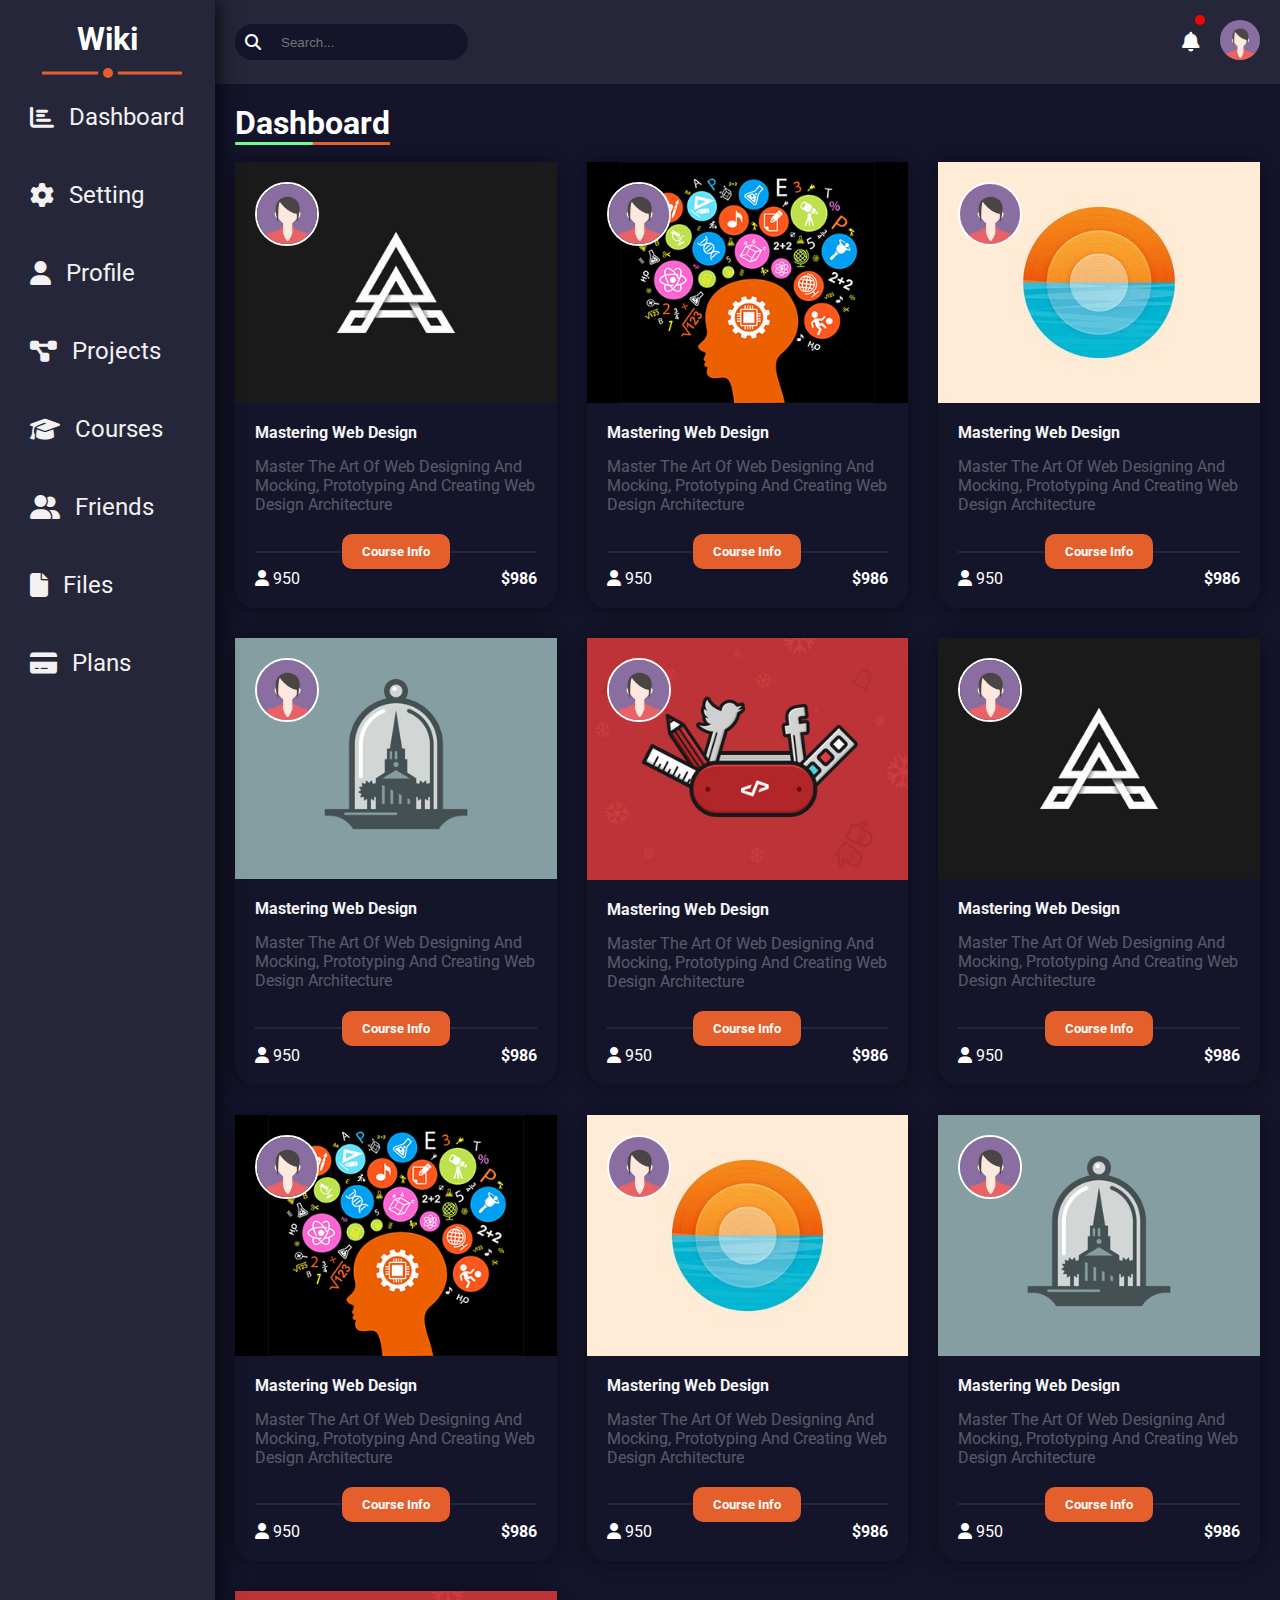
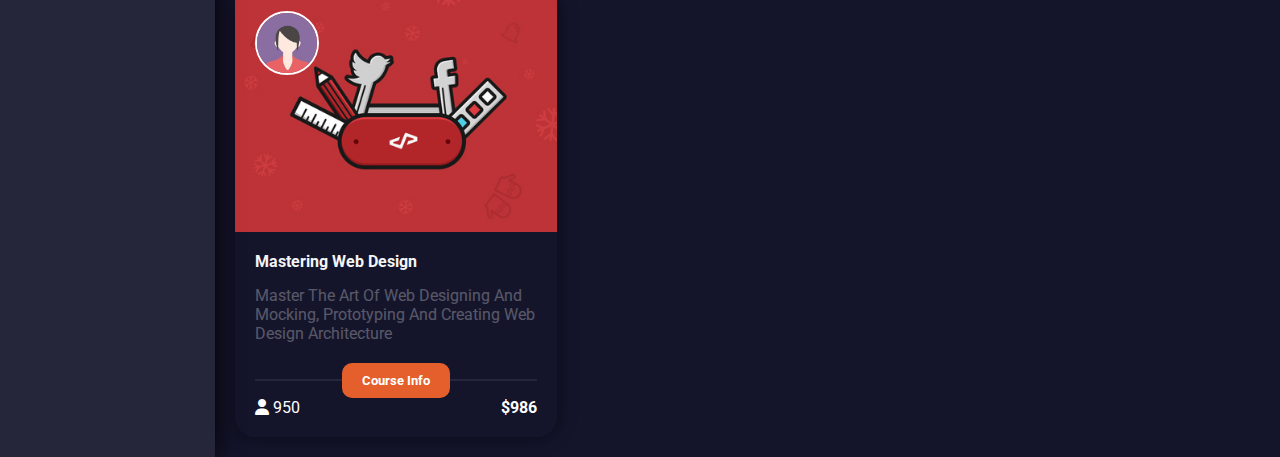
<file: COURSES.HTML>
<!DOCTYPE html>
<html lang="en">

<head>
  <meta charset="UTF-8" />
  <meta http-equiv="X-UA-Compatible" content="IE=edge" />
  <meta name="viewport" content="width=device-width, initial-scale=1.0" />
  <title>Dashboard</title>
  <link rel="stylesheet" href="css/all.min.css" />
  <!-- <link rel="stylesheet" href="css/framework.css" /> -->
  <link rel="stylesheet" href="css/master.css" />
  <link rel="stylesheet" href="css/courses.css" />
  <link rel="preconnect" href="https://fonts.googleapis.com" />
  <link rel="preconnect" href="https://fonts.gstatic.com" crossorigin />
  <title>Dashboard</title>
</head>

<body>
  <div class="sidebar">
    <h1 class="logo">Wiki</h1>
    <ul class="menu">
      <li>
        <a href="#">
          <i class="fa-solid fa-chart-bar"></i>
          <span class="value" class="text">Dashboard</span class="value">
        </a>
      </li>
      <li>
        <a href="setting.html">
          <i class="fa-solid fa-gear"></i>
          <span class="value" class="text">Setting</span class="value">
        </a>
      </li>
      <li>
        <a href="profile.html">
          <i class="fa-solid fa-user"></i>
          <span class="value" class="text">Profile</span class="value">
        </a>
      </li>
      <li>
        <a href="Projects.html">
          <i class="fa-solid fa-diagram-project"></i>
          <span class="value" class="text">Projects</span class="value">
        </a>
      </li>
      <li>
        <a href="#">
          <i class="fa-solid fa-graduation-cap"></i>
          <span class="value" class="text">Courses</span class="value">
        </a>
      </li>
      <li>
        <a href="friends.html">
          <i class="fa-solid fa-user-group"></i>
          <span class="value" class="text">Friends</span class="value">
        </a>
      </li>
      <li>
        <a href="#">
          <i class="fa-solid fa-file"></i>
          <span class="value" class="text">Files</span class="value">
        </a>
      </li>
      <li>
        <a href="#">
          <i class="fa-solid fa-credit-card"></i>
          <span class="value" class="text">Plans</span class="value">
        </a>
      </li>
    </ul>
  </div>
  <div class="conitainer">
    <header>
      <div class="search-box">
        <i class="fa-solid fa-magnifying-glass"></i>
        <input type="text" placeholder="Search..." />
      </div>
      <div class="actions">
        <div class="bell"><i class="fa-solid fa-bell"></i></div>
        <div class="user"><img src="image/Customer3.jpg" /></div>
      </div>
    </header>
    <div class="content">
      <h1 class="main-title">Dashboard</h1>
      <div class="cards-container">
        <div class="card">
          <div class="card-header">
            <img class="cover" src="image/course-01.jpg">
            <img class="user-image" src="image/Customer3.jpg">
          </div>
          <div class="cards-body">
            <div class="text">
              <h4 class="title">Mastering Web Design</h4>
              <p class="des"> Master The Art Of Web Designing And Mocking, Prototyping And Creating Web Design
                Architecture </p>
            </div>
            <div class="btn">
              <a class="button" href="#">Course Info</a>
            </div>
          </div>
          <div class="card-footer">
            <div class="icon">
              <i class="fa-solid fa-user"></i>
              <span>950</span>
            </div>
            <span class="cost">$986</span>
          </div>
        </div>
        <div class="card">
          <div class="card-header">
            <img class="cover" src="image/course-02.jpg">
            <img class="user-image" src="image/Customer3.jpg">
          </div>
          <div class="cards-body">
            <div class="text">
              <h4 class="title">Mastering Web Design</h4>
              <p class="des"> Master The Art Of Web Designing And Mocking, Prototyping And Creating Web Design
                Architecture </p>
            </div>
            <div class="btn">
              <a class="button" href="#">Course Info</a>
            </div>
          </div>
          <div class="card-footer">
            <div class="icon">
              <i class="fa-solid fa-user"></i>
              <span>950</span>
            </div>
            <span class="cost">$986</span>
          </div>
        </div>
        <div class="card">
          <div class="card-header">
            <img class="cover" src="image/course-03.jpg">
            <img class="user-image" src="image/Customer3.jpg">
          </div>
          <div class="cards-body">
            <div class="text">
              <h4 class="title">Mastering Web Design</h4>
              <p class="des"> Master The Art Of Web Designing And Mocking, Prototyping And Creating Web Design
                Architecture </p>
            </div>
            <div class="btn">
              <a class="button" href="#">Course Info</a>
            </div>
          </div>
          <div class="card-footer">
            <div class="icon">
              <i class="fa-solid fa-user"></i>
              <span>950</span>
            </div>
            <span class="cost">$986</span>
          </div>
        </div>
        <div class="card">
          <div class="card-header">
            <img class="cover" src="image/course-04.jpg">
            <img class="user-image" src="image/Customer3.jpg">
          </div>
          <div class="cards-body">
            <div class="text">
              <h4 class="title">Mastering Web Design</h4>
              <p class="des"> Master The Art Of Web Designing And Mocking, Prototyping And Creating Web Design
                Architecture </p>
            </div>
            <div class="btn">
              <a class="button" href="#">Course Info</a>
            </div>
          </div>
          <div class="card-footer">
            <div class="icon">
              <i class="fa-solid fa-user"></i>
              <span>950</span>
            </div>
            <span class="cost">$986</span>
          </div>
        </div>
        <div class="card">
          <div class="card-header">
            <img class="cover" src="image/course-05.jpg">
            <img class="user-image" src="image/Customer3.jpg">
          </div>
          <div class="cards-body">
            <div class="text">
              <h4 class="title">Mastering Web Design</h4>
              <p class="des"> Master The Art Of Web Designing And Mocking, Prototyping And Creating Web Design
                Architecture </p>
            </div>
            <div class="btn">
              <a class="button" href="#">Course Info</a>
            </div>
          </div>
          <div class="card-footer">
            <div class="icon">
              <i class="fa-solid fa-user"></i>
              <span>950</span>
            </div>
            <span class="cost">$986</span>
          </div>
        </div>
        <div class="card">
          <div class="card-header">
            <img class="cover" src="image/course-01.jpg">
            <img class="user-image" src="image/Customer3.jpg">
          </div>
          <div class="cards-body">
            <div class="text">
              <h4 class="title">Mastering Web Design</h4>
              <p class="des"> Master The Art Of Web Designing And Mocking, Prototyping And Creating Web Design
                Architecture </p>
            </div>
            <div class="btn">
              <a class="button" href="#">Course Info</a>
            </div>
          </div>
          <div class="card-footer">
            <div class="icon">
              <i class="fa-solid fa-user"></i>
              <span>950</span>
            </div>
            <span class="cost">$986</span>
          </div>
        </div>
        <div class="card">
          <div class="card-header">
            <img class="cover" src="image/course-02.jpg">
            <img class="user-image" src="image/Customer3.jpg">
          </div>
          <div class="cards-body">
            <div class="text">
              <h4 class="title">Mastering Web Design</h4>
              <p class="des"> Master The Art Of Web Designing And Mocking, Prototyping And Creating Web Design
                Architecture </p>
            </div>
            <div class="btn">
              <a class="button" href="#">Course Info</a>
            </div>
          </div>
          <div class="card-footer">
            <div class="icon">
              <i class="fa-solid fa-user"></i>
              <span>950</span>
            </div>
            <span class="cost">$986</span>
          </div>
        </div>
        <div class="card">
          <div class="card-header">
            <img class="cover" src="image/course-03.jpg">
            <img class="user-image" src="image/Customer3.jpg">
          </div>
          <div class="cards-body">
            <div class="text">
              <h4 class="title">Mastering Web Design</h4>
              <p class="des"> Master The Art Of Web Designing And Mocking, Prototyping And Creating Web Design
                Architecture </p>
            </div>
            <div class="btn">
              <a class="button" href="#">Course Info</a>
            </div>
          </div>
          <div class="card-footer">
            <div class="icon">
              <i class="fa-solid fa-user"></i>
              <span>950</span>
            </div>
            <span class="cost">$986</span>
          </div>
        </div>
        <div class="card">
          <div class="card-header">
            <img class="cover" src="image/course-04.jpg">
            <img class="user-image" src="image/Customer3.jpg">
          </div>
          <div class="cards-body">
            <div class="text">
              <h4 class="title">Mastering Web Design</h4>
              <p class="des"> Master The Art Of Web Designing And Mocking, Prototyping And Creating Web Design
                Architecture </p>
            </div>
            <div class="btn">
              <a class="button" href="#">Course Info</a>
            </div>
          </div>
          <div class="card-footer">
            <div class="icon">
              <i class="fa-solid fa-user"></i>
              <span>950</span>
            </div>
            <span class="cost">$986</span>
          </div>
        </div>
        <div class="card">
          <div class="card-header">
            <img class="cover" src="image/course-05.jpg">
            <img class="user-image" src="image/Customer3.jpg">
          </div>
          <div class="cards-body">
            <div class="text">
              <h4 class="title">Mastering Web Design</h4>
              <p class="des"> Master The Art Of Web Designing And Mocking, Prototyping And Creating Web Design
                Architecture </p>
            </div>
            <div class="btn">
              <a class="button" href="#">Course Info</a>
            </div>
          </div>
          <div class="card-footer">
            <div class="icon">
              <i class="fa-solid fa-user"></i>
              <span>950</span>
            </div>
            <span class="cost">$986</span>
          </div>
        </div>
      </div>
    </div>
  </div>

</body>

</html>
</file>
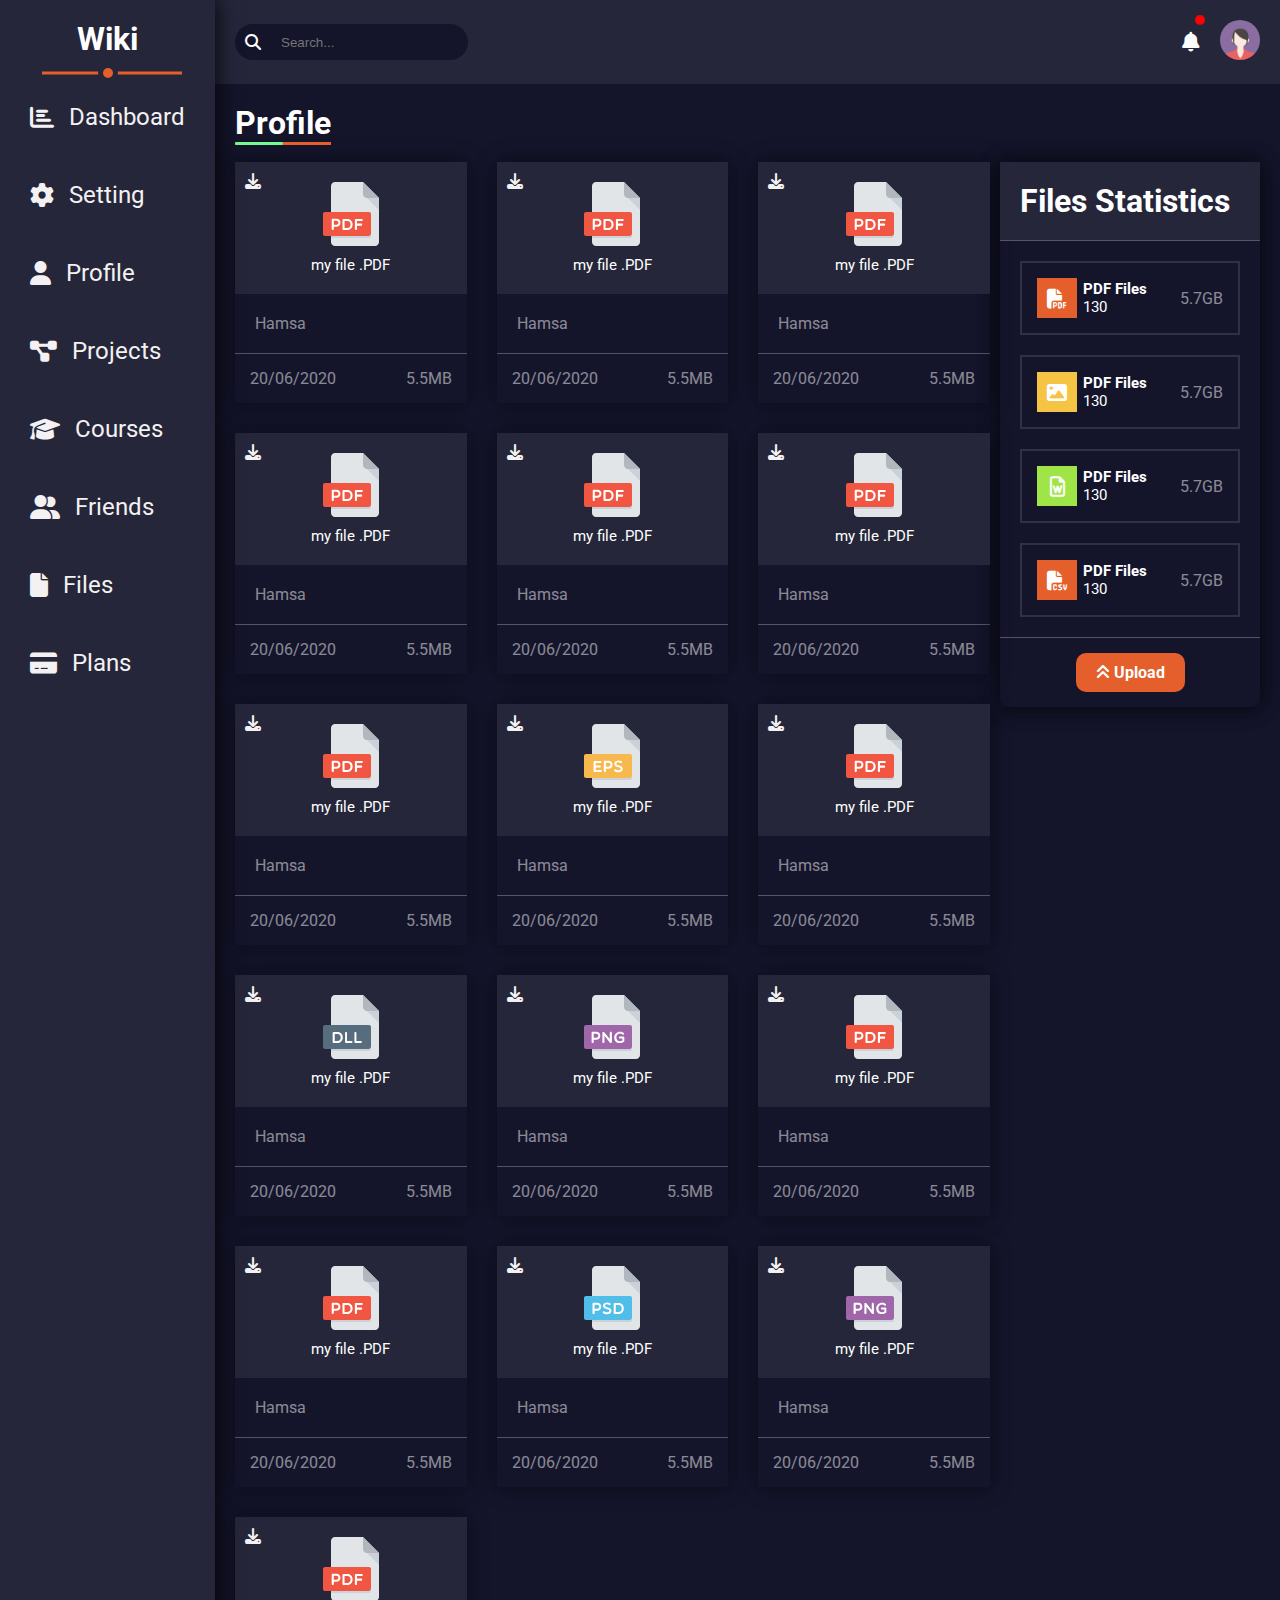
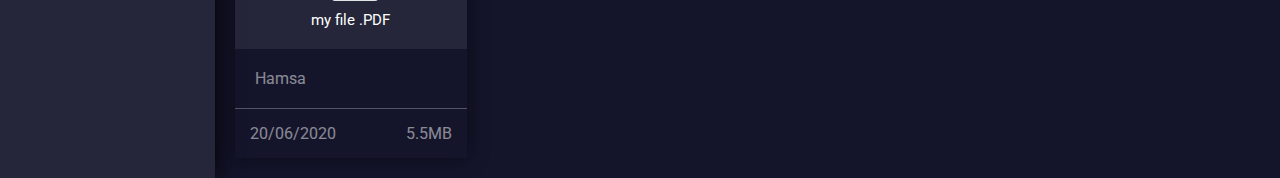
<file: files.html>
<!DOCTYPE html>
<html lang="en">

<head>
    <meta charset="UTF-8" />
    <meta http-equiv="X-UA-Compatible" content="IE=edge" />
    <meta name="viewport" content="width=device-width, initial-scale=1.0" />
    <title>Dashboard</title>
    <link rel="stylesheet" href="css/all.min.css" />
    <!-- <link rel="stylesheet" href="css/framework.css" /> -->
    <link rel="stylesheet" href="css/master.css" />
    <link rel="stylesheet" href="css/files.css" />
    <link rel="preconnect" href="https://fonts.googleapis.com" />
    <link rel="preconnect" href="https://fonts.gstatic.com" crossorigin />
    <title>Dashboard</title>
</head>

<body>
    <div class="sidebar">
        <h1 class="logo">Wiki</h1>
        <ul class="menu">
            <li>
                <a href="INDEX.HTML">
                    <i class="fa-solid fa-chart-bar"></i>
                    <span class="value" class="text">Dashboard</span class="value">
                </a>
            </li>
            <li>
                <a href="setting.html">
                    <i class="fa-solid fa-gear"></i>
                    <span class="value" class="text">Setting</span class="value">
                </a>
            </li>
            <li>
                <a href="profile.html">
                    <i class="fa-solid fa-user"></i>
                    <span class="value" class="text">Profile</span class="value">
                </a>
            </li>
            <li>
                <a href="COURSES.HTML">
                    <i class="fa-solid fa-diagram-project"></i>
                    <span class="value" class="text">Projects</span class="value">
                </a>
            </li>
            <li>
                <a href="COURSES.HTML">
                    <i class="fa-solid fa-graduation-cap"></i>
                    <span class="value" class="text">Courses</span class="value">
                </a>
            </li>
            <li>
                <a href="friends.html">
                    <i class="fa-solid fa-user-group"></i>
                    <span class="value" class="text">Friends</span class="value">
                </a>
            </li>
            <li>
                <a href="files.html">
                    <i class="fa-solid fa-file"></i>
                    <span class="value" class="text">Files</span class="value">
                </a>
            </li>
            <li>
                <a href="plans.html">
                    <i class="fa-solid fa-credit-card"></i>
                    <span class="value" class="text">Plans</span class="value">
                </a>
            </li>
        </ul>
    </div>
    <div class="conitainer">
        <header>
            <div class="search-box">
                <i class="fa-solid fa-magnifying-glass"></i>
                <input type="text" placeholder="Search..." />
            </div>
            <div class="actions">
                <div class="bell"><i class="fa-solid fa-bell"></i></div>
                <div class="user"><img src="image/Customer3.jpg" alt="" /></div>
            </div>
        </header>
        <div class="content">
            <h1 class="main-title">Profile</h1>
            <div class="main">
                <div class="cards-container">
                    <div class="card">
                        <div class="card-header">
                            <img src="image/files.svg">
                            <p class="title">my file .PDF</p>
                            <a href="#"><i class="fa-solid fa-download c-grey p-absolute"></i></a>
                        </div>
                        <div class="cards-body">
                            <p class="admin"> Hamsa</p>
                        </div>
                        <div class="card-footer">
                            <p class="date">20/06/2020</p>
                            <p class="size">5.5MB </p>
                        </div>
                    </div>
                    <div class="card">
                        <div class="card-header">
                            <img src="image/files.svg">
                            <p class="title">my file .PDF</p>
                            <a href="#"><i class="fa-solid fa-download c-grey p-absolute"></i></a>
                        </div>
                        <div class="cards-body">
                            <p class="admin"> Hamsa</p>
                        </div>
                        <div class="card-footer">
                            <p class="date">20/06/2020</p>
                            <p class="size">5.5MB </p>
                        </div>
                    </div>
                    <div class="card">
                        <div class="card-header">
                            <img src="image/files.svg">
                            <p class="title">my file .PDF</p>
                            <a href="#"><i class="fa-solid fa-download c-grey p-absolute"></i></a>
                        </div>
                        <div class="cards-body">
                            <p class="admin"> Hamsa</p>
                        </div>
                        <div class="card-footer">
                            <p class="date">20/06/2020</p>
                            <p class="size">5.5MB </p>
                        </div>
                    </div>
                    <div class="card">
                        <div class="card-header">
                            <img src="image/files.svg">
                            <p class="title">my file .PDF</p>
                            <a href="#"><i class="fa-solid fa-download c-grey p-absolute"></i></a>
                        </div>
                        <div class="cards-body">
                            <p class="admin"> Hamsa</p>
                        </div>
                        <div class="card-footer">
                            <p class="date">20/06/2020</p>
                            <p class="size">5.5MB </p>
                        </div>
                    </div>
                    <div class="card">
                        <div class="card-header">
                            <img src="image/files.svg">
                            <p class="title">my file .PDF</p>
                            <a href="#"><i class="fa-solid fa-download c-grey p-absolute"></i></a>
                        </div>
                        <div class="cards-body">
                            <p class="admin"> Hamsa</p>
                        </div>
                        <div class="card-footer">
                            <p class="date">20/06/2020</p>
                            <p class="size">5.5MB </p>
                        </div>
                    </div>
                    <div class="card">
                        <div class="card-header">
                            <img src="image/files.svg">
                            <p class="title">my file .PDF</p>
                            <a href="#"><i class="fa-solid fa-download c-grey p-absolute"></i></a>
                        </div>
                        <div class="cards-body">
                            <p class="admin"> Hamsa</p>
                        </div>
                        <div class="card-footer">
                            <p class="date">20/06/2020</p>
                            <p class="size">5.5MB </p>
                        </div>
                    </div>
                    <div class="card">
                        <div class="card-header">
                            <img src="image/files.svg">
                            <p class="title">my file .PDF</p>
                            <a href="#"><i class="fa-solid fa-download c-grey p-absolute"></i></a>
                        </div>
                        <div class="cards-body">
                            <p class="admin"> Hamsa</p>
                        </div>
                        <div class="card-footer">
                            <p class="date">20/06/2020</p>
                            <p class="size">5.5MB </p>
                        </div>
                    </div>
                    <div class="card">
                        <div class="card-header">
                            <img src="image/eps.svg">
                            <p class="title">my file .PDF</p>
                            <a href="#"><i class="fa-solid fa-download c-grey p-absolute"></i></a>
                        </div>
                        <div class="cards-body">
                            <p class="admin"> Hamsa</p>
                        </div>
                        <div class="card-footer">
                            <p class="date">20/06/2020</p>
                            <p class="size">5.5MB </p>
                        </div>
                    </div>
                    <div class="card">
                        <div class="card-header">
                            <img src="image/files.svg">
                            <p class="title">my file .PDF</p>
                            <a href="#"><i class="fa-solid fa-download c-grey p-absolute"></i></a>
                        </div>
                        <div class="cards-body">
                            <p class="admin"> Hamsa</p>
                        </div>
                        <div class="card-footer">
                            <p class="date">20/06/2020</p>
                            <p class="size">5.5MB </p>
                        </div>
                    </div>
                    <div class="card">
                        <div class="card-header">
                            <img src="image/dll.svg">
                            <p class="title">my file .PDF</p>
                            <a href="#"><i class="fa-solid fa-download c-grey p-absolute"></i></a>
                        </div>
                        <div class="cards-body">
                            <p class="admin"> Hamsa</p>
                        </div>
                        <div class="card-footer">
                            <p class="date">20/06/2020</p>
                            <p class="size">5.5MB </p>
                        </div>
                    </div>
                    <div class="card">
                        <div class="card-header">
                            <img src="image/png.svg">
                            <p class="title">my file .PDF</p>
                            <a href="#"><i class="fa-solid fa-download c-grey p-absolute"></i></a>
                        </div>
                        <div class="cards-body">
                            <p class="admin"> Hamsa</p>
                        </div>
                        <div class="card-footer">
                            <p class="date">20/06/2020</p>
                            <p class="size">5.5MB </p>
                        </div>
                    </div>
                    <div class="card">
                        <div class="card-header">
                            <img src="image/files.svg">
                            <p class="title">my file .PDF</p>
                            <a href="#"><i class="fa-solid fa-download c-grey p-absolute"></i></a>
                        </div>
                        <div class="cards-body">
                            <p class="admin"> Hamsa</p>
                        </div>
                        <div class="card-footer">
                            <p class="date">20/06/2020</p>
                            <p class="size">5.5MB </p>
                        </div>
                    </div>
                    <div class="card">
                        <div class="card-header">
                            <img src="image/pdf.svg">
                            <p class="title">my file .PDF</p>
                            <a href="#"><i class="fa-solid fa-download c-grey p-absolute"></i></a>
                        </div>
                        <div class="cards-body">
                            <p class="admin"> Hamsa</p>
                        </div>
                        <div class="card-footer">
                            <p class="date">20/06/2020</p>
                            <p class="size">5.5MB </p>
                        </div>
                    </div>
                    <div class="card">
                        <div class="card-header">
                            <img src="image/psd.svg">
                            <p class="title">my file .PDF</p>
                            <a href="#"><i class="fa-solid fa-download c-grey p-absolute"></i></a>
                        </div>
                        <div class="cards-body">
                            <p class="admin"> Hamsa</p>
                        </div>
                        <div class="card-footer">
                            <p class="date">20/06/2020</p>
                            <p class="size">5.5MB </p>
                        </div>
                    </div>
                    <div class="card">
                        <div class="card-header">
                            <img src="image/png.svg">
                            <p class="title">my file .PDF</p>
                            <a href="#"><i class="fa-solid fa-download c-grey p-absolute"></i></a>
                        </div>
                        <div class="cards-body">
                            <p class="admin"> Hamsa</p>
                        </div>
                        <div class="card-footer">
                            <p class="date">20/06/2020</p>
                            <p class="size">5.5MB </p>
                        </div>
                    </div>
                    <div class="card">
                        <div class="card-header">
                            <img src="image/files.svg">
                            <p class="title">my file .PDF</p>
                            <a href="#"><i class="fa-solid fa-download c-grey p-absolute"></i></a>
                        </div>
                        <div class="cards-body">
                            <p class="admin"> Hamsa</p>
                        </div>
                        <div class="card-footer">
                            <p class="date">20/06/2020</p>
                            <p class="size">5.5MB </p>
                        </div>
                    </div>
                </div>
                <div class="staticks card">
                    <div class="card">
                        <div class="card-header">
                            <div class="text">
                                <h3 class="title-card">Files Statistics</h3>
                            </div>
                        </div>
                        <div class="cards-body">
                            <div class="box">
                                <div class="info">
                                    <div class="icon">
                                        <i class="fa-solid fa-file-pdf"></i>
                                    </div>
                                    <div class="text">
                                        <h3 class="title">PDF Files</h3>
                                        <p class="descripation">130</p>
                                    </div>
                                </div>
                                <div class="space">5.7GB</div>
                            </div>
                            <div class="box">
                                <div class="info">
                                    <div class="icon">
                                        <i class="fa-solid fa-image"></i>
                                    </div>
                                    <div class="text">
                                        <h3 class="title">PDF Files</h3>
                                        <p class="descripation">130</p>
                                    </div>
                                </div>
                                <div class="space">5.7GB</div>
                            </div>
                            <div class="box">
                                <div class="info">
                                    <div class="icon">
                                        <i class="fa-regular fa-file-word"></i>
                                    </div>
                                    <div class="text">
                                        <h3 class="title">PDF Files</h3>
                                        <p class="descripation">130</p>
                                    </div>
                                </div>
                                <div class="space">5.7GB</div>
                            </div>
                            <div class="box">
                                <div class="info">
                                    <div class="icon">
                                        <i class="fa-solid fa-file-csv fa-lg orange center-flex c-orange icon"></i>
                                    </div>
                                    <div class="text">
                                        <h3 class="title">PDF Files</h3>
                                        <p class="descripation">130</p>
                                    </div>
                                </div>
                                <div class="space">5.7GB</div>
                            </div>
                        </div>
                        <div class="card-footer">
                            <a class="button"><i class="fa-solid fa-angles-up"></i> Upload</a>
                        </div>
                    </div>
                </div>
            </div>
        </div>
</file>
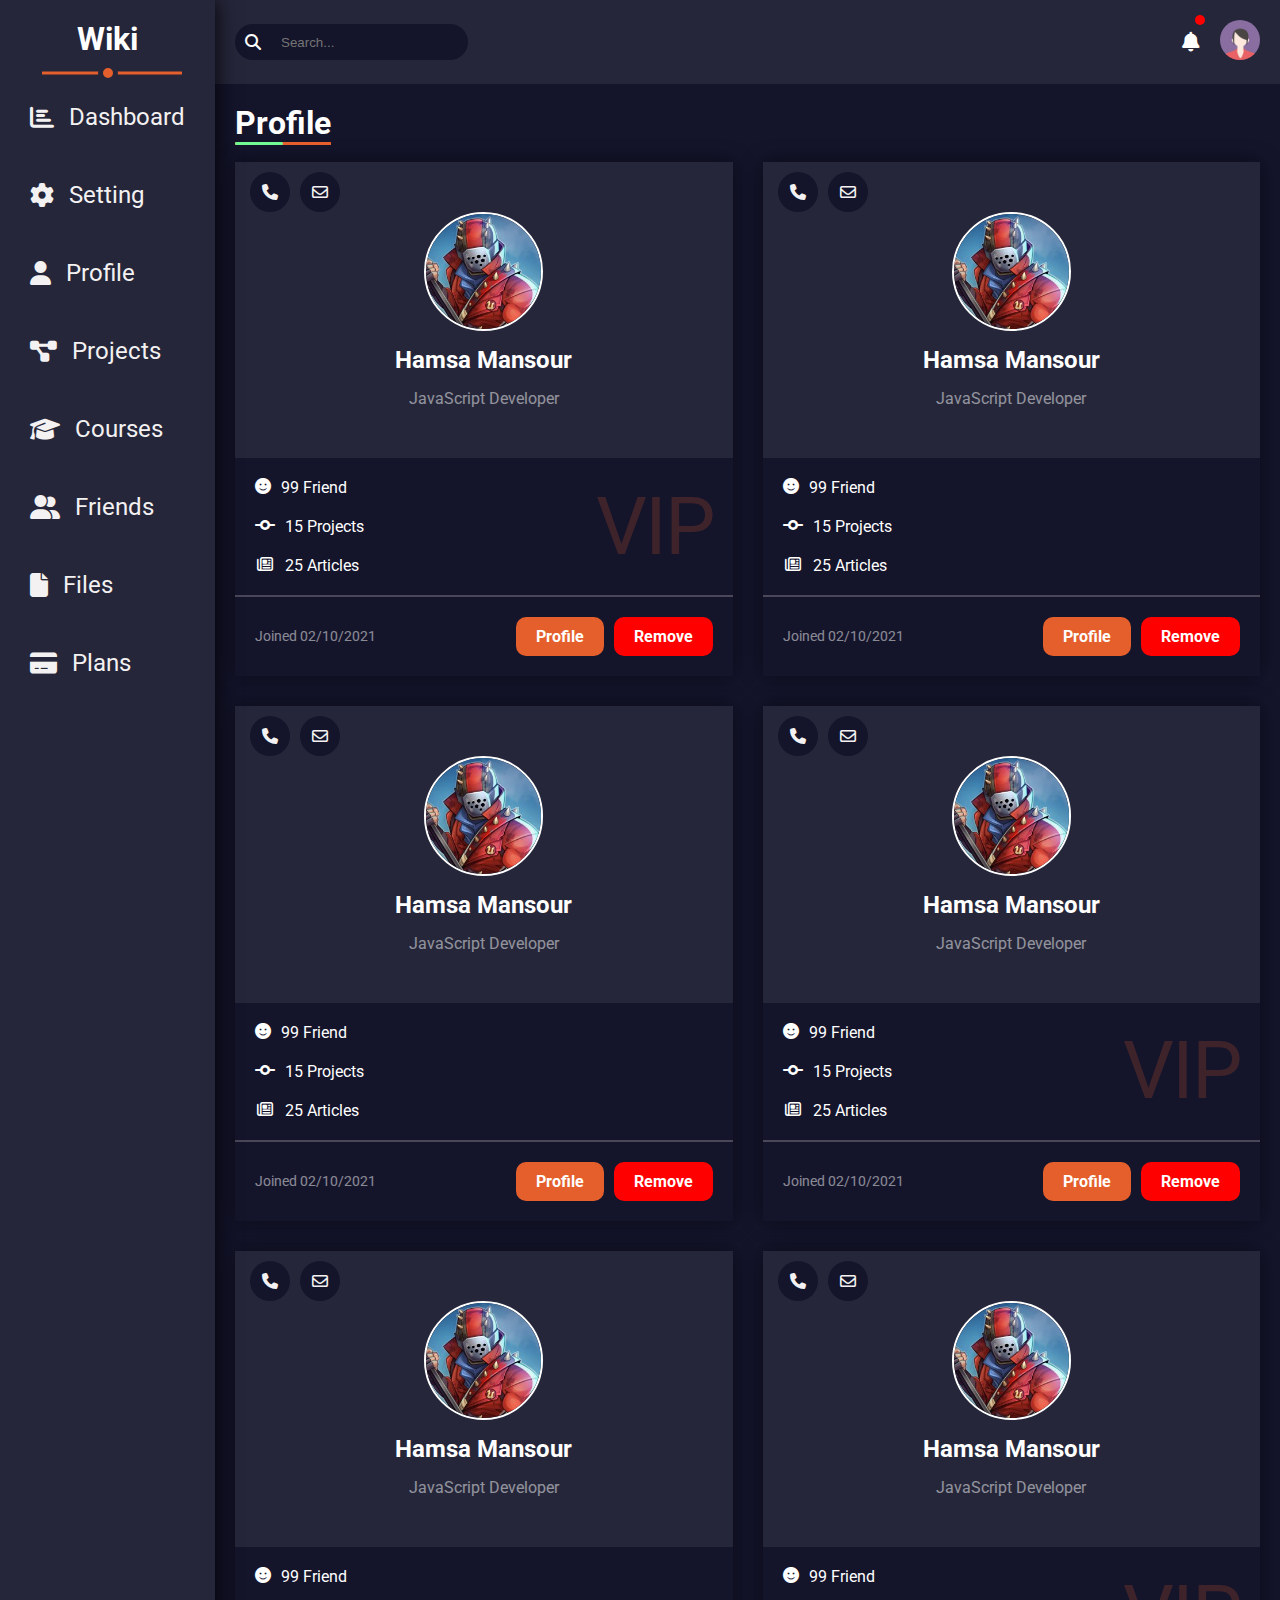
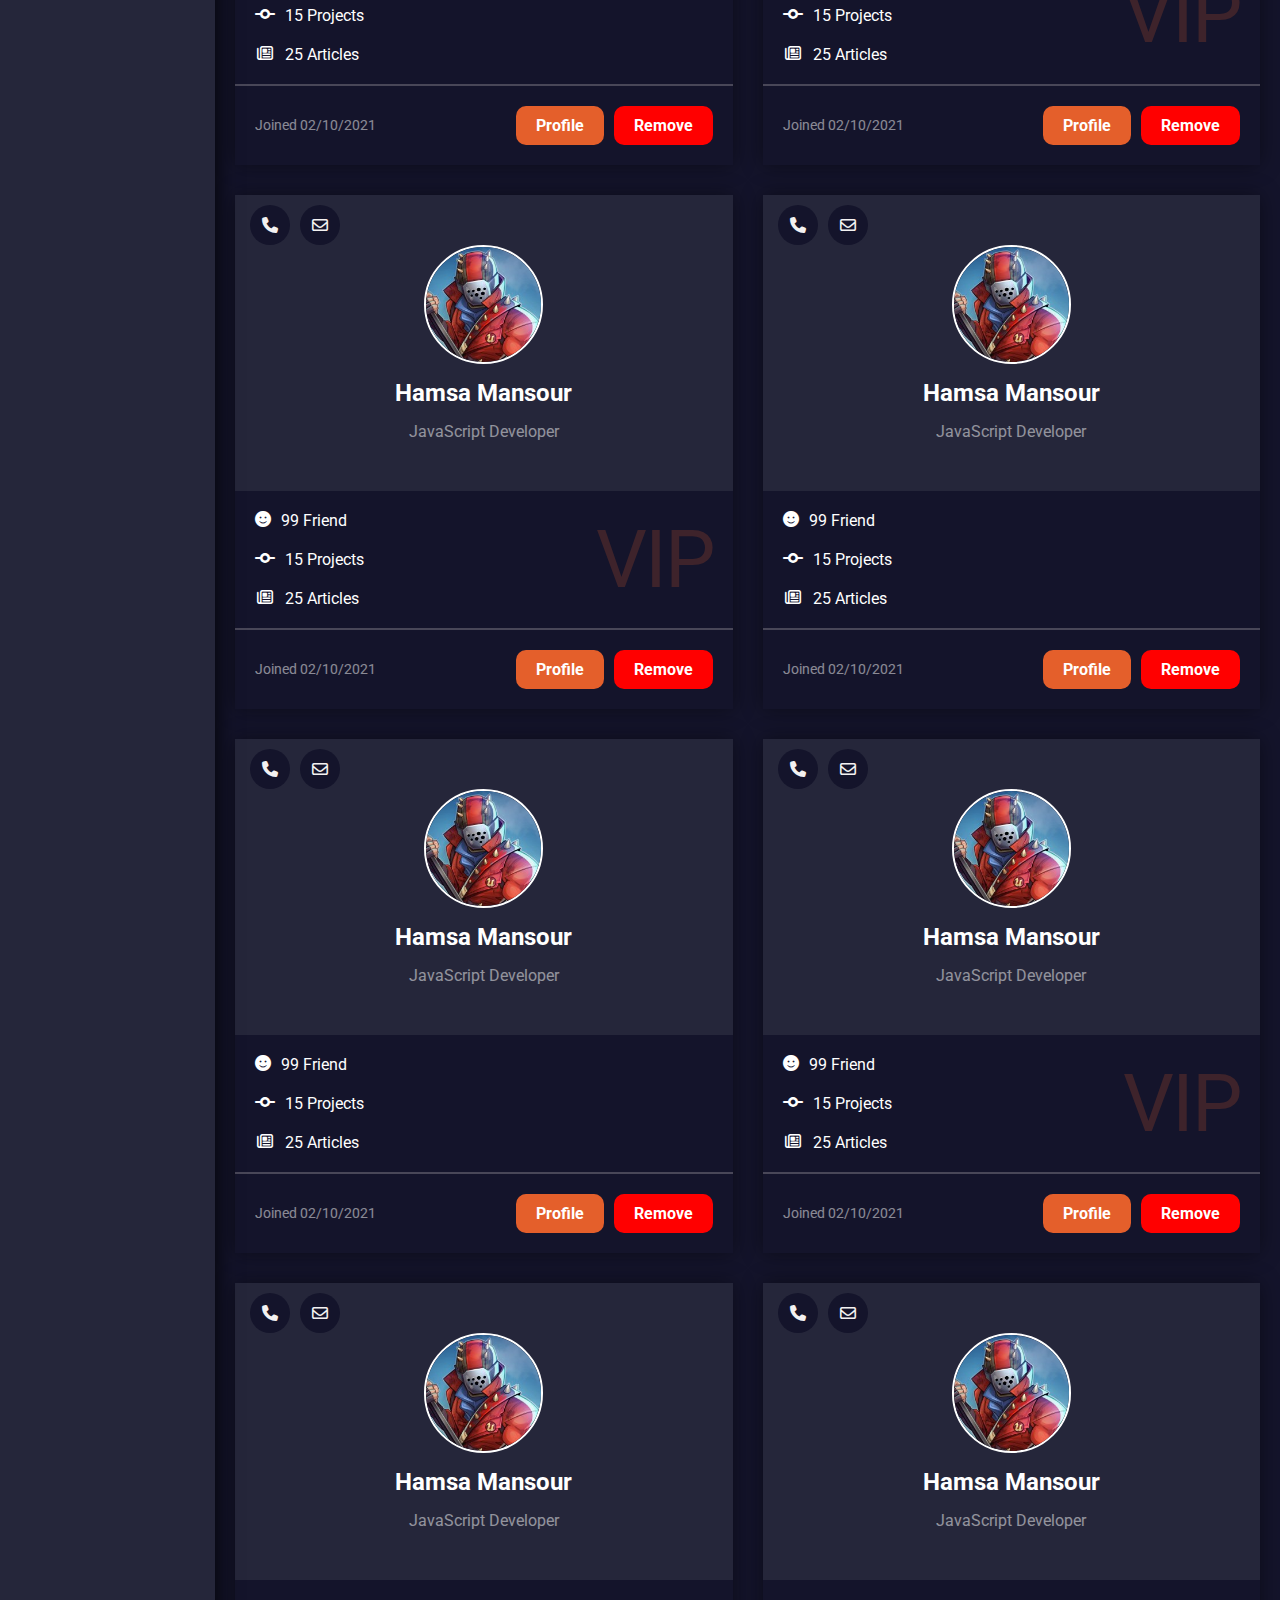
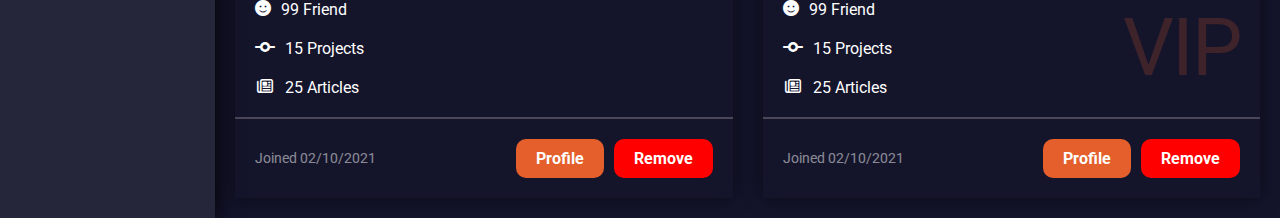
<file: friends.html>
<!DOCTYPE html>
<html lang="en">

<head>
    <meta charset="UTF-8" />
    <meta http-equiv="X-UA-Compatible" content="IE=edge" />
    <meta name="viewport" content="width=device-width, initial-scale=1.0" />
    <title>Dashboard</title>
    <link rel="stylesheet" href="css/all.min.css" />
    <!-- <link rel="stylesheet" href="css/framework.css" /> -->
    <link rel="stylesheet" href="css/master.css" />
    <link rel="stylesheet" href="css/friends.css" />
    <link rel="preconnect" href="https://fonts.googleapis.com" />
    <link rel="preconnect" href="https://fonts.gstatic.com" crossorigin />
    <title>Dashboard</title>
</head>

<body>
    <div class="sidebar">
        <h1 class="logo">Wiki</h1>
        <ul class="menu">
            <li>
                <a href="INDEX.HTML">
                    <i class="fa-solid fa-chart-bar"></i>
                    <span class="value" class="text">Dashboard</span class="value">
                </a>
            </li>
            <li>
                <a href="setting.html">
                    <i class="fa-solid fa-gear"></i>
                    <span class="value" class="text">Setting</span class="value">
                </a>
            </li>
            <li>
                <a href="profile.html">
                    <i class="fa-solid fa-user"></i>
                    <span class="value" class="text">Profile</span class="value">
                </a>
            </li>
            <li>
                <a href="COURSES.HTML">
                    <i class="fa-solid fa-diagram-project"></i>
                    <span class="value" class="text">Projects</span class="value">
                </a>
            </li>
            <li>
                <a href="COURSES.HTML">
                    <i class="fa-solid fa-graduation-cap"></i>
                    <span class="value" class="text">Courses</span class="value">
                </a>
            </li>
            <li>
                <a href="#">
                    <i class="fa-solid fa-user-group"></i>
                    <span class="value" class="text">Friends</span class="value">
                </a>
            </li>
            <li>
                <a href="#">
                    <i class="fa-solid fa-file"></i>
                    <span class="value" class="text">Files</span class="value">
                </a>
            </li>
            <li>
                <a href="#">
                    <i class="fa-solid fa-credit-card"></i>
                    <span class="value" class="text">Plans</span class="value">
                </a>
            </li>
        </ul>
    </div>
    <div class="conitainer">
        <header>
            <div class="search-box">
                <i class="fa-solid fa-magnifying-glass"></i>
                <input type="text" placeholder="Search..." />
            </div>
            <div class="actions">
                <div class="bell"><i class="fa-solid fa-bell"></i></div>
                <div class="user"><img src="image/Customer3.jpg" alt="" /></div>
            </div>
        </header>
        <div class="content">
            <h1 class="main-title">Profile</h1>
            <div class="cards-container">
                <div class="card">
                    <div class="card-header">
                        <div class="contact">
                            <a href="tel:+201129693575"><i class="fa-solid fa-phone"></i></a>
                            <a href="mailto:eng.hamsa.mansour@gmail.com"><i class="fa-regular fa-envelope"></i></a>
                        </div>
                        <img class="Friend" src="image/friend-01.jpg">
                        <h4 class="name">Hamsa Mansour</h4>
                        <p class="Job">JavaScript Developer</p>
                    </div>
                    <div class="cards-body">
                        <div class="box">
                            <i class="fa-solid fa-face-smile"></i>
                            <p class="num"> 99 Friend</p>
                        </div>
                        <div class="box">
                            <i class="fa-solid fa-code-commit fa-fw"></i>
                            <p class="num"> 15 Projects</p>
                        </div>
                        <div class="box">
                            <i class="fa-regular fa-newspaper fa-fw"></i>
                            <p class="num"> 25 Articles</p>
                        </div>
                        <span class="VIP">VIP</span>
                    </div>
                    <div class="card-footer">
                        <div class="date">
                            <p>Joined 02/10/2021</p>
                        </div>
                        <div class="action">
                            <a class="button" href="profile.html">Profile</a>
                            <a class="button" href="#">Remove</a>
                        </div>
                    </div>
                </div>
                <div class="card">
                    <div class="card-header">
                        <div class="contact">
                            <a href="tel:+201129693575"><i class="fa-solid fa-phone"></i></a>
                            <a href="mailto:eng.hamsa.mansour@gmail.com"><i class="fa-regular fa-envelope"></i></a>
                        </div>
                        <img class="Friend" src="image/friend-01.jpg">
                        <h4 class="name">Hamsa Mansour</h4>
                        <p class="Job">JavaScript Developer</p>
                    </div>
                    <div class="cards-body">
                        <div class="box">
                            <i class="fa-solid fa-face-smile"></i>
                            <p class="num"> 99 Friend</p>
                        </div>
                        <div class="box">
                            <i class="fa-solid fa-code-commit fa-fw"></i>
                            <p class="num"> 15 Projects</p>
                        </div>
                        <div class="box">
                            <i class="fa-regular fa-newspaper fa-fw"></i>
                            <p class="num"> 25 Articles</p>
                        </div>
                   
                    </div>
                    <div class="card-footer">
                        <div class="date">
                            <p>Joined 02/10/2021</p>
                        </div>
                        <div class="action">
                            <a class="button" href="profile.html">Profile</a>
                            <a class="button" href="#">Remove</a>
                        </div>
                    </div>
                </div>
                <div class="card">
                    <div class="card-header">
                        <div class="contact">
                            <a href="tel:+201129693575"><i class="fa-solid fa-phone"></i></a>
                            <a href="mailto:eng.hamsa.mansour@gmail.com"><i class="fa-regular fa-envelope"></i></a>
                        </div>
                        <img class="Friend" src="image/friend-01.jpg">
                        <h4 class="name">Hamsa Mansour</h4>
                        <p class="Job">JavaScript Developer</p>
                    </div>
                    <div class="cards-body">
                        <div class="box">
                            <i class="fa-solid fa-face-smile"></i>
                            <p class="num"> 99 Friend</p>
                        </div>
                        <div class="box">
                            <i class="fa-solid fa-code-commit fa-fw"></i>
                            <p class="num"> 15 Projects</p>
                        </div>
                        <div class="box">
                            <i class="fa-regular fa-newspaper fa-fw"></i>
                            <p class="num"> 25 Articles</p>
                        </div>
              
                    </div>
                    <div class="card-footer">
                        <div class="date">
                            <p>Joined 02/10/2021</p>
                        </div>
                        <div class="action">
                            <a class="button" href="profile.html">Profile</a>
                            <a class="button" href="#">Remove</a>
                        </div>
                    </div>
                </div>
                <div class="card">
                    <div class="card-header">
                        <div class="contact">
                            <a href="tel:+201129693575"><i class="fa-solid fa-phone"></i></a>
                            <a href="mailto:eng.hamsa.mansour@gmail.com"><i class="fa-regular fa-envelope"></i></a>
                        </div>
                        <img class="Friend" src="image/friend-01.jpg">
                        <h4 class="name">Hamsa Mansour</h4>
                        <p class="Job">JavaScript Developer</p>
                    </div>
                    <div class="cards-body">
                        <div class="box">
                            <i class="fa-solid fa-face-smile"></i>
                            <p class="num"> 99 Friend</p>
                        </div>
                        <div class="box">
                            <i class="fa-solid fa-code-commit fa-fw"></i>
                            <p class="num"> 15 Projects</p>
                        </div>
                        <div class="box">
                            <i class="fa-regular fa-newspaper fa-fw"></i>
                            <p class="num"> 25 Articles</p>
                        </div>
                        <span class="VIP">VIP</span>
                    </div>
                    <div class="card-footer">
                        <div class="date">
                            <p>Joined 02/10/2021</p>
                        </div>
                        <div class="action">
                            <a class="button" href="profile.html">Profile</a>
                            <a class="button" href="#">Remove</a>
                        </div>
                    </div>
                </div>
                <div class="card">
                    <div class="card-header">
                        <div class="contact">
                            <a href="tel:+201129693575"><i class="fa-solid fa-phone"></i></a>
                            <a href="mailto:eng.hamsa.mansour@gmail.com"><i class="fa-regular fa-envelope"></i></a>
                        </div>
                        <img class="Friend" src="image/friend-01.jpg">
                        <h4 class="name">Hamsa Mansour</h4>
                        <p class="Job">JavaScript Developer</p>
                    </div>
                    <div class="cards-body">
                        <div class="box">
                            <i class="fa-solid fa-face-smile"></i>
                            <p class="num"> 99 Friend</p>
                        </div>
                        <div class="box">
                            <i class="fa-solid fa-code-commit fa-fw"></i>
                            <p class="num"> 15 Projects</p>
                        </div>
                        <div class="box">
                            <i class="fa-regular fa-newspaper fa-fw"></i>
                            <p class="num"> 25 Articles</p>
                        </div>
  
                    </div>
                    <div class="card-footer">
                        <div class="date">
                            <p>Joined 02/10/2021</p>
                        </div>
                        <div class="action">
                            <a class="button" href="profile.html">Profile</a>
                            <a class="button" href="#">Remove</a>
                        </div>
                    </div>
                </div>
                <div class="card">
                    <div class="card-header">
                        <div class="contact">
                            <a href="tel:+201129693575"><i class="fa-solid fa-phone"></i></a>
                            <a href="mailto:eng.hamsa.mansour@gmail.com"><i class="fa-regular fa-envelope"></i></a>
                        </div>
                        <img class="Friend" src="image/friend-01.jpg">
                        <h4 class="name">Hamsa Mansour</h4>
                        <p class="Job">JavaScript Developer</p>
                    </div>
                    <div class="cards-body">
                        <div class="box">
                            <i class="fa-solid fa-face-smile"></i>
                            <p class="num"> 99 Friend</p>
                        </div>
                        <div class="box">
                            <i class="fa-solid fa-code-commit fa-fw"></i>
                            <p class="num"> 15 Projects</p>
                        </div>
                        <div class="box">
                            <i class="fa-regular fa-newspaper fa-fw"></i>
                            <p class="num"> 25 Articles</p>
                        </div>
                        <span class="VIP">VIP</span>
                    </div>
                    <div class="card-footer">
                        <div class="date">
                            <p>Joined 02/10/2021</p>
                        </div>
                        <div class="action">
                            <a class="button" href="profile.html">Profile</a>
                            <a class="button" href="#">Remove</a>
                        </div>
                    </div>
                </div>
                <div class="card">
                    <div class="card-header">
                        <div class="contact">
                            <a href="tel:+201129693575"><i class="fa-solid fa-phone"></i></a>
                            <a href="mailto:eng.hamsa.mansour@gmail.com"><i class="fa-regular fa-envelope"></i></a>
                        </div>
                        <img class="Friend" src="image/friend-01.jpg">
                        <h4 class="name">Hamsa Mansour</h4>
                        <p class="Job">JavaScript Developer</p>
                    </div>
                    <div class="cards-body">
                        <div class="box">
                            <i class="fa-solid fa-face-smile"></i>
                            <p class="num"> 99 Friend</p>
                        </div>
                        <div class="box">
                            <i class="fa-solid fa-code-commit fa-fw"></i>
                            <p class="num"> 15 Projects</p>
                        </div>
                        <div class="box">
                            <i class="fa-regular fa-newspaper fa-fw"></i>
                            <p class="num"> 25 Articles</p>
                        </div>
                        <span class="VIP">VIP</span>
                    </div>
                    <div class="card-footer">
                        <div class="date">
                            <p>Joined 02/10/2021</p>
                        </div>
                        <div class="action">
                            <a class="button" href="profile.html">Profile</a>
                            <a class="button" href="#">Remove</a>
                        </div>
                    </div>
                </div>
                <div class="card">
                    <div class="card-header">
                        <div class="contact">
                            <a href="tel:+201129693575"><i class="fa-solid fa-phone"></i></a>
                            <a href="mailto:eng.hamsa.mansour@gmail.com"><i class="fa-regular fa-envelope"></i></a>
                        </div>
                        <img class="Friend" src="image/friend-01.jpg">
                        <h4 class="name">Hamsa Mansour</h4>
                        <p class="Job">JavaScript Developer</p>
                    </div>
                    <div class="cards-body">
                        <div class="box">
                            <i class="fa-solid fa-face-smile"></i>
                            <p class="num"> 99 Friend</p>
                        </div>
                        <div class="box">
                            <i class="fa-solid fa-code-commit fa-fw"></i>
                            <p class="num"> 15 Projects</p>
                        </div>
                        <div class="box">
                            <i class="fa-regular fa-newspaper fa-fw"></i>
                            <p class="num"> 25 Articles</p>
                        </div>
                  
                    </div>
                    <div class="card-footer">
                        <div class="date">
                            <p>Joined 02/10/2021</p>
                        </div>
                        <div class="action">
                            <a class="button" href="profile.html">Profile</a>
                            <a class="button" href="#">Remove</a>
                        </div>
                    </div>
                </div>
                <div class="card">
                    <div class="card-header">
                        <div class="contact">
                            <a href="tel:+201129693575"><i class="fa-solid fa-phone"></i></a>
                            <a href="mailto:eng.hamsa.mansour@gmail.com"><i class="fa-regular fa-envelope"></i></a>
                        </div>
                        <img class="Friend" src="image/friend-01.jpg">
                        <h4 class="name">Hamsa Mansour</h4>
                        <p class="Job">JavaScript Developer</p>
                    </div>
                    <div class="cards-body">
                        <div class="box">
                            <i class="fa-solid fa-face-smile"></i>
                            <p class="num"> 99 Friend</p>
                        </div>
                        <div class="box">
                            <i class="fa-solid fa-code-commit fa-fw"></i>
                            <p class="num"> 15 Projects</p>
                        </div>
                        <div class="box">
                            <i class="fa-regular fa-newspaper fa-fw"></i>
                            <p class="num"> 25 Articles</p>
                        </div>
              
                    </div>
                    <div class="card-footer">
                        <div class="date">
                            <p>Joined 02/10/2021</p>
                        </div>
                        <div class="action">
                            <a class="button" href="profile.html">Profile</a>
                            <a class="button" href="#">Remove</a>
                        </div>
                    </div>
                </div>
                <div class="card">
                    <div class="card-header">
                        <div class="contact">
                            <a href="tel:+201129693575"><i class="fa-solid fa-phone"></i></a>
                            <a href="mailto:eng.hamsa.mansour@gmail.com"><i class="fa-regular fa-envelope"></i></a>
                        </div>
                        <img class="Friend" src="image/friend-01.jpg">
                        <h4 class="name">Hamsa Mansour</h4>
                        <p class="Job">JavaScript Developer</p>
                    </div>
                    <div class="cards-body">
                        <div class="box">
                            <i class="fa-solid fa-face-smile"></i>
                            <p class="num"> 99 Friend</p>
                        </div>
                        <div class="box">
                            <i class="fa-solid fa-code-commit fa-fw"></i>
                            <p class="num"> 15 Projects</p>
                        </div>
                        <div class="box">
                            <i class="fa-regular fa-newspaper fa-fw"></i>
                            <p class="num"> 25 Articles</p>
                        </div>
                        <span class="VIP">VIP</span>
                    </div>
                    <div class="card-footer">
                        <div class="date">
                            <p>Joined 02/10/2021</p>
                        </div>
                        <div class="action">
                            <a class="button" href="profile.html">Profile</a>
                            <a class="button" href="#">Remove</a>
                        </div>
                    </div>
                </div>
                <div class="card">
                    <div class="card-header">
                        <div class="contact">
                            <a href="tel:+201129693575"><i class="fa-solid fa-phone"></i></a>
                            <a href="mailto:eng.hamsa.mansour@gmail.com"><i class="fa-regular fa-envelope"></i></a>
                        </div>
                        <img class="Friend" src="image/friend-01.jpg">
                        <h4 class="name">Hamsa Mansour</h4>
                        <p class="Job">JavaScript Developer</p>
                    </div>
                    <div class="cards-body">
                        <div class="box">
                            <i class="fa-solid fa-face-smile"></i>
                            <p class="num"> 99 Friend</p>
                        </div>
                        <div class="box">
                            <i class="fa-solid fa-code-commit fa-fw"></i>
                            <p class="num"> 15 Projects</p>
                        </div>
                        <div class="box">
                            <i class="fa-regular fa-newspaper fa-fw"></i>
                            <p class="num"> 25 Articles</p>
                        </div>
    
                    </div>
                    <div class="card-footer">
                        <div class="date">
                            <p>Joined 02/10/2021</p>
                        </div>
                        <div class="action">
                            <a class="button" href="profile.html">Profile</a>
                            <a class="button" href="#">Remove</a>
                        </div>
                    </div>
                </div>
                <div class="card">
                    <div class="card-header">
                        <div class="contact">
                            <a href="tel:+201129693575"><i class="fa-solid fa-phone"></i></a>
                            <a href="mailto:eng.hamsa.mansour@gmail.com"><i class="fa-regular fa-envelope"></i></a>
                        </div>
                        <img class="Friend" src="image/friend-01.jpg">
                        <h4 class="name">Hamsa Mansour</h4>
                        <p class="Job">JavaScript Developer</p>
                    </div>
                    <div class="cards-body">
                        <div class="box">
                            <i class="fa-solid fa-face-smile"></i>
                            <p class="num"> 99 Friend</p>
                        </div>
                        <div class="box">
                            <i class="fa-solid fa-code-commit fa-fw"></i>
                            <p class="num"> 15 Projects</p>
                        </div>
                        <div class="box">
                            <i class="fa-regular fa-newspaper fa-fw"></i>
                            <p class="num"> 25 Articles</p>
                        </div>
                        <span class="VIP">VIP</span>
                    </div>
                    <div class="card-footer">
                        <div class="date">
                            <p>Joined 02/10/2021</p>
                        </div>
                        <div class="action">
                            <a class="button" href="profile.html">Profile</a>
                            <a class="button" href="#">Remove</a>
                        </div>
                    </div>
                </div>
            </div>
        </div>
    </div>
</file>
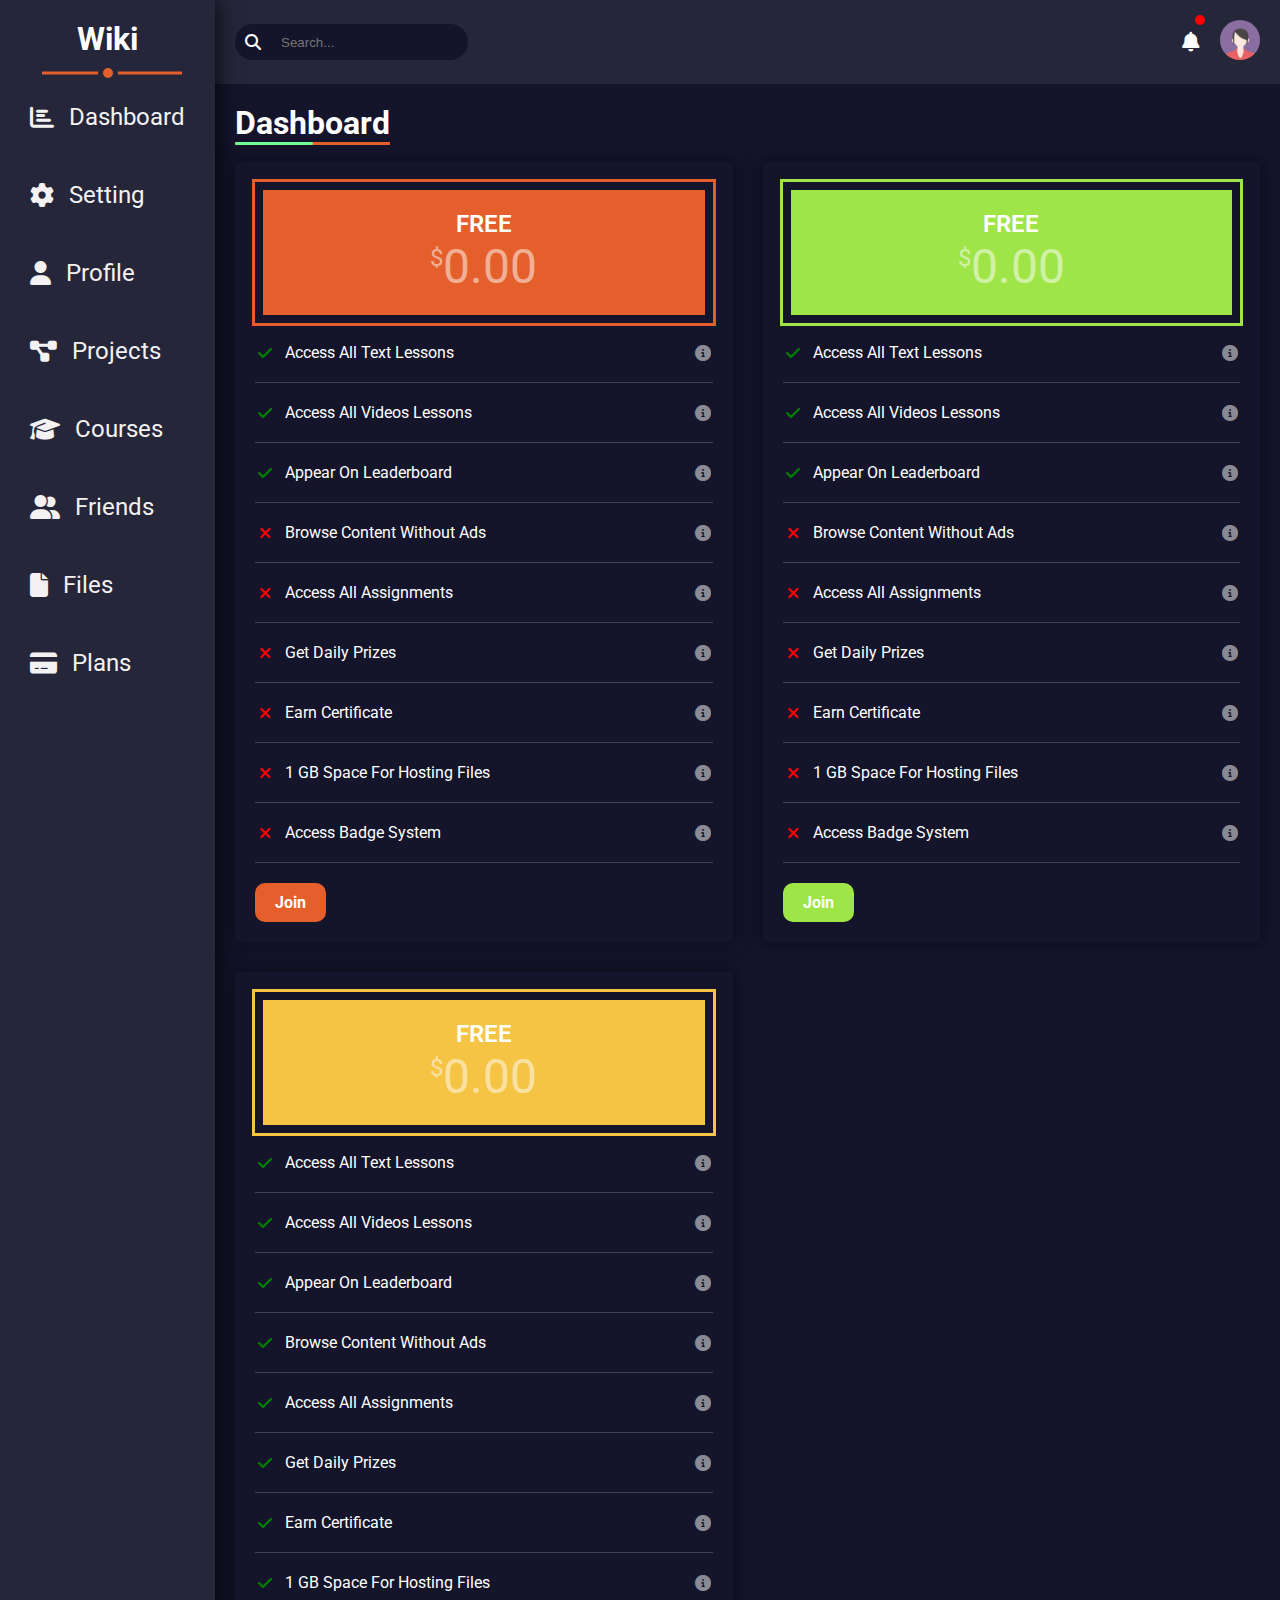
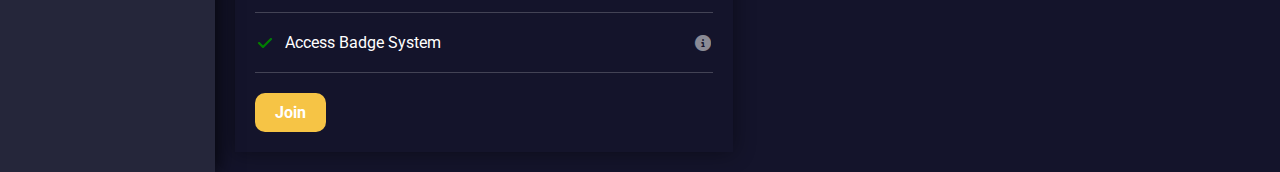
<file: plans.html>
<!DOCTYPE html>
<html lang="en">

<head>
    <meta charset="UTF-8" />
    <meta http-equiv="X-UA-Compatible" content="IE=edge" />
    <meta name="viewport" content="width=device-width, initial-scale=1.0" />
    <title>Dashboard</title>
    <link rel="stylesheet" href="css/all.min.css" />
    <!-- <link rel="stylesheet" href="css/framework.css" /> -->
    <link rel="stylesheet" href="css/master.css" />
    <link rel="stylesheet" href="css/plans.css" />
    <link rel="preconnect" href="https://fonts.googleapis.com" />
    <link rel="preconnect" href="https://fonts.gstatic.com" crossorigin />
    <title>Dashboard</title>
</head>

<body>
    <div class="sidebar">
        <h1 class="logo">Wiki</h1>
        <ul class="menu">
            <li>
                <a href="#">
                    <i class="fa-solid fa-chart-bar"></i>
                    <span class="value" class="text">Dashboard</span class="value">
                </a>
            </li>
            <li>
                <a href="setting.html">
                    <i class="fa-solid fa-gear"></i>
                    <span class="value" class="text">Setting</span class="value">
                </a>
            </li>
            <li>
                <a href="profile.html">
                    <i class="fa-solid fa-user"></i>
                    <span class="value" class="text">Profile</span class="value">
                </a>
            </li>
            <li>
                <a href="Projects.html">
                    <i class="fa-solid fa-diagram-project"></i>
                    <span class="value" class="text">Projects</span class="value">
                </a>
            </li>
            <li>
                <a href="COURSES.HTML">
                    <i class="fa-solid fa-graduation-cap"></i>
                    <span class="value" class="text">Courses</span class="value">
                </a>
            </li>
            <li>
                <a href="friends.html">
                    <i class="fa-solid fa-user-group"></i>
                    <span class="value" class="text">Friends</span class="value">
                </a>
            </li>
            <li>
                <a href="files.html">
                    <i class="fa-solid fa-file"></i>
                    <span class="value" class="text">Files</span class="value">
                </a>
            </li>
            <li>
                <a href="#">
                    <i class="fa-solid fa-credit-card"></i>
                    <span class="value" class="text">Plans</span class="value">
                </a>
            </li>
        </ul>
    </div>
    <div class="conitainer">
        <header>
            <div class="search-box">
                <i class="fa-solid fa-magnifying-glass"></i>
                <input type="text" placeholder="Search..." />
            </div>
            <div class="actions">
                <div class="bell"><i class="fa-solid fa-bell"></i></div>
                <div class="user"><img src="image/Customer3.jpg" /></div>
            </div>
        </header>
        <div class="content">
            <h1 class="main-title">Dashboard</h1>
            <div class="cards-container">
                <div class="card">
                    <div class="card-header">
                        <p class="type">free</p>
                        <p class="cost"><sup>&dollar;</sup>0.00</p>
                    </div>
                    <div class="cards-body">
                        <ul>
                            <li>
                                <i class="fa-solid fa-check fa-fw"></i>
                                <span> Access All Text Lessons</span>
                                <i class="fa-solid fa-circle-info fa-fw help"></i>
                            </li>
                            <li>
                                <i class="fa-solid fa-check fa-fw"></i>
                                <span> Access All Videos Lessons</span>
                                <i class="fa-solid fa-circle-info fa-fw help"></i>
                            </li>
                            <li>
                                <i class="fa-solid fa-check fa-fw"></i>
                                <span> Appear On Leaderboard</span>
                                <i class="fa-solid fa-circle-info fa-fw help"></i>
                            </li>
                            <li>
                                <i class="fa-solid fa-xmark fa-fw"></i>
                                <span>Browse Content Without Ads</span>
                                <i class="fa-solid fa-circle-info fa-fw help"></i>
                            </li>
                            <li>
                                <i class="fa-solid fa-xmark fa-fw"></i>
                                <span> Access All Assignments</span>
                                <i class="fa-solid fa-circle-info fa-fw help"></i>
                            </li>
                            <li>
                                <i class="fa-solid fa-xmark fa-fw"></i>
                                <span> Get Daily Prizes</span>
                                <i class="fa-solid fa-circle-info fa-fw help"></i>
                            </li>
                            <li>
                                <i class="fa-solid fa-xmark fa-fw"></i>
                                <span> Earn Certificate</span>
                                <i class="fa-solid fa-circle-info fa-fw help"></i>
                            </li>
                            <li>
                                <i class="fa-solid fa-xmark fa-fw"></i>
                                <span> 1 GB Space For Hosting Files</span>
                                <i class="fa-solid fa-circle-info fa-fw help"></i>
                            </li>
                            <li>
                                <i class="fa-solid fa-xmark fa-fw"></i>
                                <span>
                                    Access Badge System</span>
                                <i class="fa-solid fa-circle-info fa-fw help"></i>
                            </li>
                        </ul>
                    </div>
                    <div class="cards-footer">
                        <a href="#" class="button">Join</a>
                    </div>
                </div>
                <div class="card">
                    <div class="card-header">
                        <p class="type">free</p>
                        <p class="cost"><sup>&dollar;</sup>0.00</p>
                    </div>
                    <div class="cards-body">
                        <ul>
                            <li>
                                <i class="fa-solid fa-check fa-fw"></i>
                                <span> Access All Text Lessons</span>
                                <i class="fa-solid fa-circle-info fa-fw help"></i>
                            </li>
                            <li>
                                <i class="fa-solid fa-check fa-fw"></i>
                                <span> Access All Videos Lessons</span>
                                <i class="fa-solid fa-circle-info fa-fw help"></i>
                            </li>
                            <li>
                                <i class="fa-solid fa-check fa-fw"></i>
                                <span> Appear On Leaderboard</span>
                                <i class="fa-solid fa-circle-info fa-fw help"></i>
                            </li>
                            <li>
                                <i class="fa-solid fa-xmark fa-fw"></i>
                                <span>Browse Content Without Ads</span>
                                <i class="fa-solid fa-circle-info fa-fw help"></i>
                            </li>
                            <li>
                                <i class="fa-solid fa-xmark fa-fw"></i>
                                <span> Access All Assignments</span>
                                <i class="fa-solid fa-circle-info fa-fw help"></i>
                            </li>
                            <li>
                                <i class="fa-solid fa-xmark fa-fw"></i>
                                <span> Get Daily Prizes</span>
                                <i class="fa-solid fa-circle-info fa-fw help"></i>
                            </li>
                            <li>
                                <i class="fa-solid fa-xmark fa-fw"></i>
                                <span> Earn Certificate</span>
                                <i class="fa-solid fa-circle-info fa-fw help"></i>
                            </li>
                            <li>
                                <i class="fa-solid fa-xmark fa-fw"></i>
                                <span> 1 GB Space For Hosting Files</span>
                                <i class="fa-solid fa-circle-info fa-fw help"></i>
                            </li>
                            <li>
                                <i class="fa-solid fa-xmark fa-fw"></i>
                                <span>
                                    Access Badge System</span>
                                <i class="fa-solid fa-circle-info fa-fw help"></i>
                            </li>
                        </ul>
                    </div>
                    <div class="cards-footer">
                        <a href="#" class="button">Join</a>
                    </div>
                </div>
                <div class="card">
                    <div class="card-header">
                        <p class="type">free</p>
                        <p class="cost"><sup>&dollar;</sup>0.00</p>
                    </div>
                    <div class="cards-body">
                        <ul>
                            <li>
                                <i class="fa-solid fa-check fa-fw"></i>
                                <span> Access All Text Lessons</span>
                                <i class="fa-solid fa-circle-info fa-fw help"></i>
                            </li>
                            <li>
                                <i class="fa-solid fa-check fa-fw"></i>
                                <span> Access All Videos Lessons</span>
                                <i class="fa-solid fa-circle-info fa-fw help"></i>
                            </li>
                            <li>
                                <i class="fa-solid fa-check fa-fw"></i>
                                <span> Appear On Leaderboard</span>
                                <i class="fa-solid fa-circle-info fa-fw help"></i>
                            </li>
                            <li>
                                <i class="fa-solid fa-check fa-fw"></i>
                                <span>Browse Content Without Ads</span>
                                <i class="fa-solid fa-circle-info fa-fw help"></i>
                            </li>
                            <li>
                                <i class="fa-solid fa-check fa-fw"></i>
                                <span> Access All Assignments</span>
                                <i class="fa-solid fa-circle-info fa-fw help"></i>
                            </li>
                            <li>
                                <i class="fa-solid fa-check fa-fw"></i>
                                <span> Get Daily Prizes</span>
                                <i class="fa-solid fa-circle-info fa-fw help"></i>
                            </li>
                            <li>   <i class="fa-solid fa-check fa-fw"></i>
                                <span> Earn Certificate</span>
                                <i class="fa-solid fa-circle-info fa-fw help"></i>
                            </li>
                            <li>
                                <i class="fa-solid fa-check fa-fw"></i>
                                <span> 1 GB Space For Hosting Files</span>
                                <i class="fa-solid fa-circle-info fa-fw help"></i>
                            </li>
                            <li>
                                <i class="fa-solid fa-check fa-fw"></i>
                                <span>
                                    Access Badge System</span>
                                <i class="fa-solid fa-circle-info fa-fw help"></i>
                            </li>
                        </ul>
                    </div>
                    <div class="cards-footer">
                        <a href="#" class="button">Join</a>
                    </div>
                </div>
            </div>
        </div>
    </div>
</body>

</html>
</file>
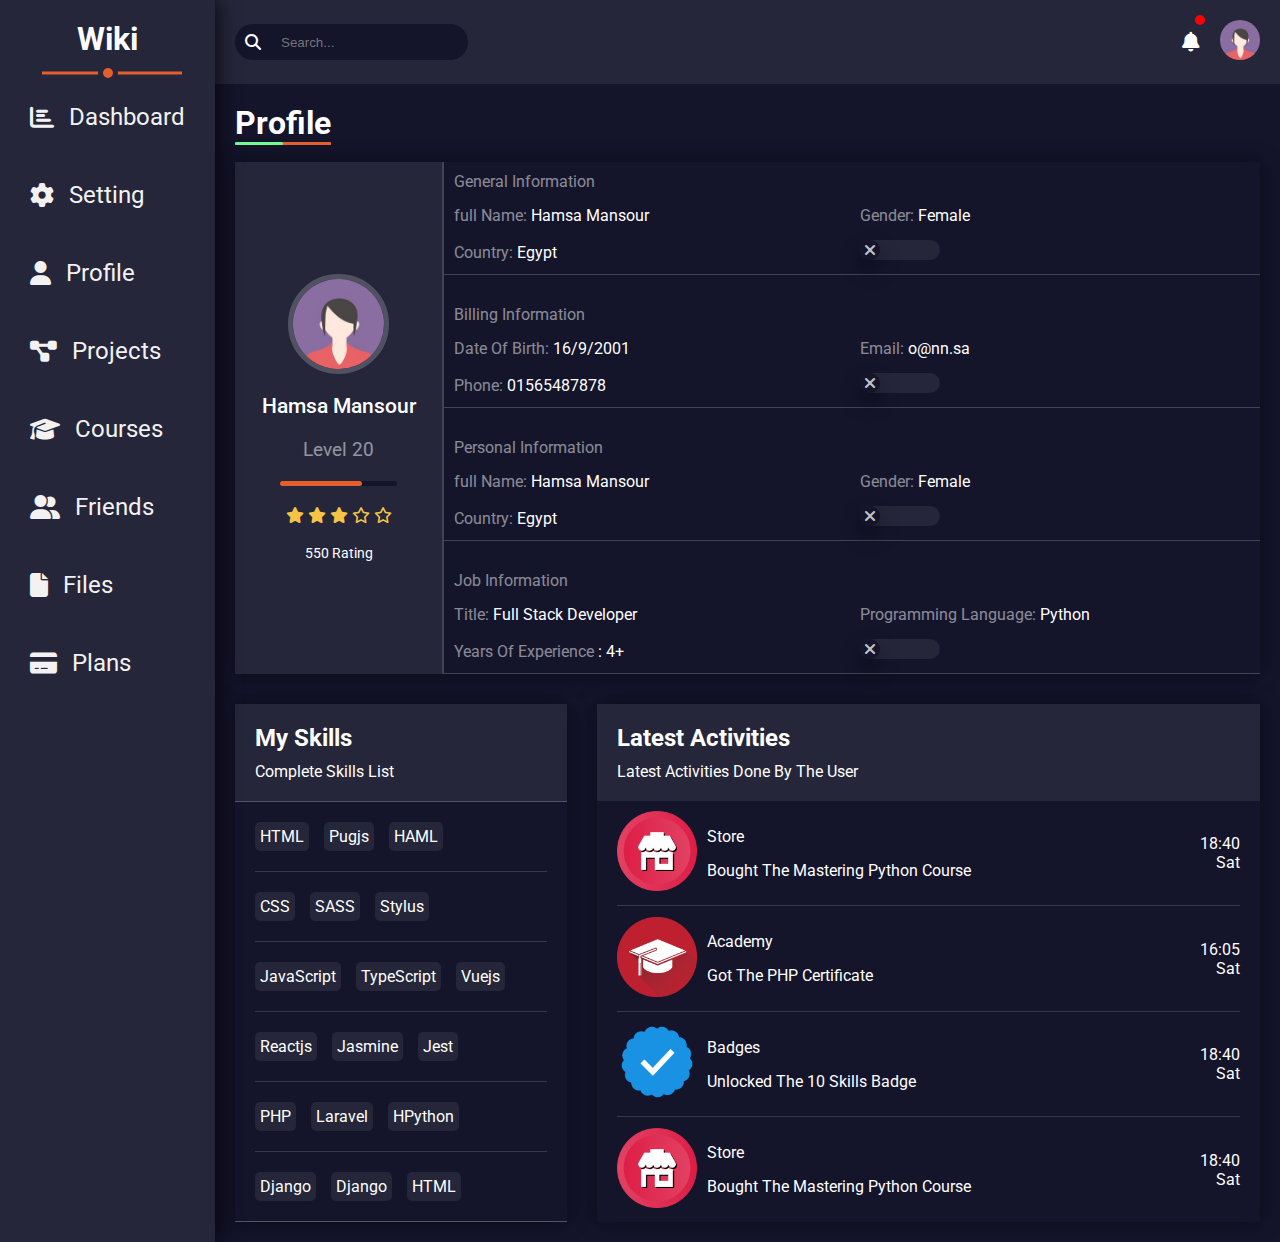
<file: profile.html>
<!DOCTYPE html>
<html lang="en">

<head>
    <meta charset="UTF-8" />
    <meta http-equiv="X-UA-Compatible" content="IE=edge" />
    <meta name="viewport" content="width=device-width, initial-scale=1.0" />
    <title>Dashboard</title>
    <link rel="stylesheet" href="css/all.min.css" />
    <!-- <link rel="stylesheet" href="css/framework.css" /> -->
    <link rel="stylesheet" href="css/master.css" />
    <link rel="stylesheet" href="css/profile.css" />
    <link rel="preconnect" href="https://fonts.googleapis.com" />
    <link rel="preconnect" href="https://fonts.gstatic.com" crossorigin />
    <title>Dashboard</title>
</head>

<body>
    <div class="sidebar">
        <h1 class="logo">Wiki</h1>
        <ul class="menu">
            <li>
                <a href="INDEX.HTML">
                    <i class="fa-solid fa-chart-bar"></i>
                    <span class="value" class="text">Dashboard</span class="value">
                </a>
            </li>
            <li>
                <a href="setting.html">
                    <i class="fa-solid fa-gear"></i>
                    <span class="value" class="text">Setting</span class="value">
                </a>
            </li>
            <li>
                <a href="#">
                    <i class="fa-solid fa-user"></i>
                    <span class="value" class="text">Profile</span class="value">
                </a>
            </li>
            <li>
                <a href="Projects.html">
                    <i class="fa-solid fa-diagram-project"></i>
                    <span class="value" class="text">Projects</span class="value">
                </a>
            </li>
            <li>
                <a href="COURSES.HTML">
                    <i class="fa-solid fa-graduation-cap"></i>
                    <span class="value" class="text">Courses</span class="value">
                </a>
            </li>
            <li>
                <a href="friends.html">
                    <i class="fa-solid fa-user-group"></i>
                    <span class="value" class="text">Friends</span class="value">
                </a>
            </li>
            <li>
                <a href="#">
                    <i class="fa-solid fa-file"></i>
                    <span class="value" class="text">Files</span class="value">
                </a>
            </li>
            <li>
                <a href="#">
                    <i class="fa-solid fa-credit-card"></i>
                    <span class="value" class="text">Plans</span class="value">
                </a>
            </li>
        </ul>
    </div>
    <div class="conitainer">
        <header>
            <div class="search-box">
                <i class="fa-solid fa-magnifying-glass"></i>
                <input type="text" placeholder="Search..." />
            </div>
            <div class="actions">
                <div class="bell"><i class="fa-solid fa-bell"></i></div>
                <div class="user"><img src="image/Customer3.jpg" /></div>
            </div>
        </header>
        <div class="content">
            <h1 class="main-title">Profile</h1>
            <div class="cards-container">
                <div class="card">
                    <div class="card-header">
                        <div class="info">
                            <div class="image">
                                <img src="image/Customer3.jpg">
                            </div>
                            <p class="user-name">Hamsa Mansour
                            </p>
                            <p class="Level">Level 20</p>
                            <div class="progress"></div>
                            <div class="stars">
                                <span class="fa-solid fa-star"></span>
                                <span class="fa-solid fa-star"></span>
                                <span class="fa-solid fa-star"></span>
                                <span class="fa-regular fa-star"></span>
                                <span class="fa-regular fa-star"></span>
                            </div>
                            <div class="rating">550 Rating</div>
                        </div>
                    </div>
                    <div class="cards-body">
                        <div class="box">
                            <p class="title">General Information</p>
                            <div class="info">
                                <span>full Name:</span>
                                <span>Hamsa Mansour</span>
                            </div>
                            <div class="info">
                                <span>Gender:</span>
                                <span>Female</span>
                            </div>
                            <div class="info">
                                <span>
                                    Country:</span>
                                <span> Egypt</span>
                            </div>
                            <div class="action toggle">
                                <input type="checkbox" name="General Information" id="General Information">
                                <label for="General Information"></label>
                            </div>
                        </div>
                        <div class="box">
                            <p class="title">Billing Information</p>
                            <div class="info">
                                <span>
                                    Date Of Birth:</span>
                                <span>16/9/2001</span>
                            </div>
                            <div class="info">
                                <span>Email:</span>
                                <span> o@nn.sa</span>
                            </div>
                            <div class="info">
                                <span>Phone: </span>
                                <span>01565487878</span>
                            </div>
                            <div class="action toggle">
                                <input type="checkbox" name="Billing Information" id="Billing Information">
                                <label for="Billing Information"></label>
                            </div>
                        </div>
                        <div class="box">
                            <p class="title">Personal Information</p>
                            <div class="info">
                                <span>full Name:</span>
                                <span>Hamsa Mansour</span>
                            </div>
                            <div class="info">
                                <span>Gender:</span>
                                <span>Female</span>
                            </div>
                            <div class="info">
                                <span>
                                    Country:</span>
                                <span> Egypt</span>
                            </div>
                            <div class="action toggle">
                                <input type="checkbox" name="Personal Information" id="Personal Information">
                                <label for="Personal Information"></label>
                            </div>
                        </div>
                        <div class="box">
                            <p class="title">Job Information</p>
                            <div class="info">
                                <span>Title:</span>
                                <span> Full Stack Developer</span>
                            </div>
                            <div class="info">
                                <span>Programming Language: </span>
                                <span>Python</span>
                            </div>
                            <div class="info">
                                <span>
                                    Years Of Experience</span>
                                <span>: 4+</span>
                            </div>
                            <div class="action toggle">
                                <input type="checkbox" name="Job Information" id="Job Information">
                                <label for="Job Information"></label>
                            </div>
                        </div>
                    </div>
                </div>
                <div class="card">
                    <div class="card-header">
                        <div class="text">
                            <h2 class="title-setting">My Skills</h2>
                            <p class="descripation">Complete Skills List</p>
                        </div>
                    </div>
                    <div class="cards-body">
                        <div class="box">
                            <p>HTML</p>
                            <p>Pugjs</p>
                            <p>HAML</p>
                        </div>
                        <div class="box">
                            <p>CSS</p>
                            <p>SASS</p>
                            <p>Stylus</p>
                        </div>
                        <div class="box">
                            <p>JavaScript</p>
                            <p>TypeScript</p>
                            <p>Vuejs</p>
                        </div>
                        <div class="box">
                            <p>Reactjs</p>
                            <p>Jasmine</p>
                            <p>Jest</p>
                        </div>
                        <div class="box">
                            <p>PHP</p>
                            <p>Laravel</p>
                            <p>HPython</p>
                        </div>
                        <div class="box">
                            <p>Django</p>
                            <p>Django</p>
                            <p>HTML</p>
                        </div>
                    </div>
                </div>
                <div class="card">
                    <div class="card-header">
                        <div class="text">
                            <h2 class="title-setting">Latest Activities</h2>
                            <p class="descripation">Latest Activities Done By The User</p>
                        </div>
                    </div>
                    <div class="cards-body">
                        <div class="box">
                            <div class="info">
                                <div class="image">
                                    <img src="image/activity-01.png">
                                </div>
                                <div class="text">
                                    <p>
                                        Store</p>
                                    <p>Bought The Mastering Python Course</p>
                                </div>
                            </div>
                            <div class="date">
                                <p class="time">18:40</p>
                                <p class="day">Sat</p>
                            </div>
                        </div>
                        <div class="box">
                            <div class="info">
                                <div class="image">
                                    <img src="image/activity-02.png">
                                </div>
                                <div class="text">
                                    <p>
                                        Academy</p>
                                    <p>Got The PHP Certificate</p>
                                </div>
                            </div>
                            <div class="date">
                                <p class="time">16:05</p>
                                <p class="day">Sat</p>
                            </div>
                        </div>
                        <div class="box">
                            <div class="info">
                                <div class="image">
                                    <img src="image/activity-03.png">
                                </div>
                                <div class="text">
                                    <p>
                                        Badges</p>
                                    <p>Unlocked The 10 Skills Badge</p>
                                </div>
                            </div>
                            <div class="date">
                                <p class="time">18:40</p>
                                <p class="day">Sat</p>
                            </div>
                        </div>
                        <div class="box">
                            <div class="info">
                                <div class="image">
                                    <img src="image/activity-01.png">
                                </div>
                                <div class="text">
                                    <p>
                                        Store</p>
                                    <p>Bought The Mastering Python Course</p>
                                </div>
                            </div>
                            <div class="date">
                                <p class="time">18:40</p>
                                <p class="day">Sat</p>
                            </div>
                        </div>
                    </div>
                </div>
            </div>
        </div>
    </div>
</file>
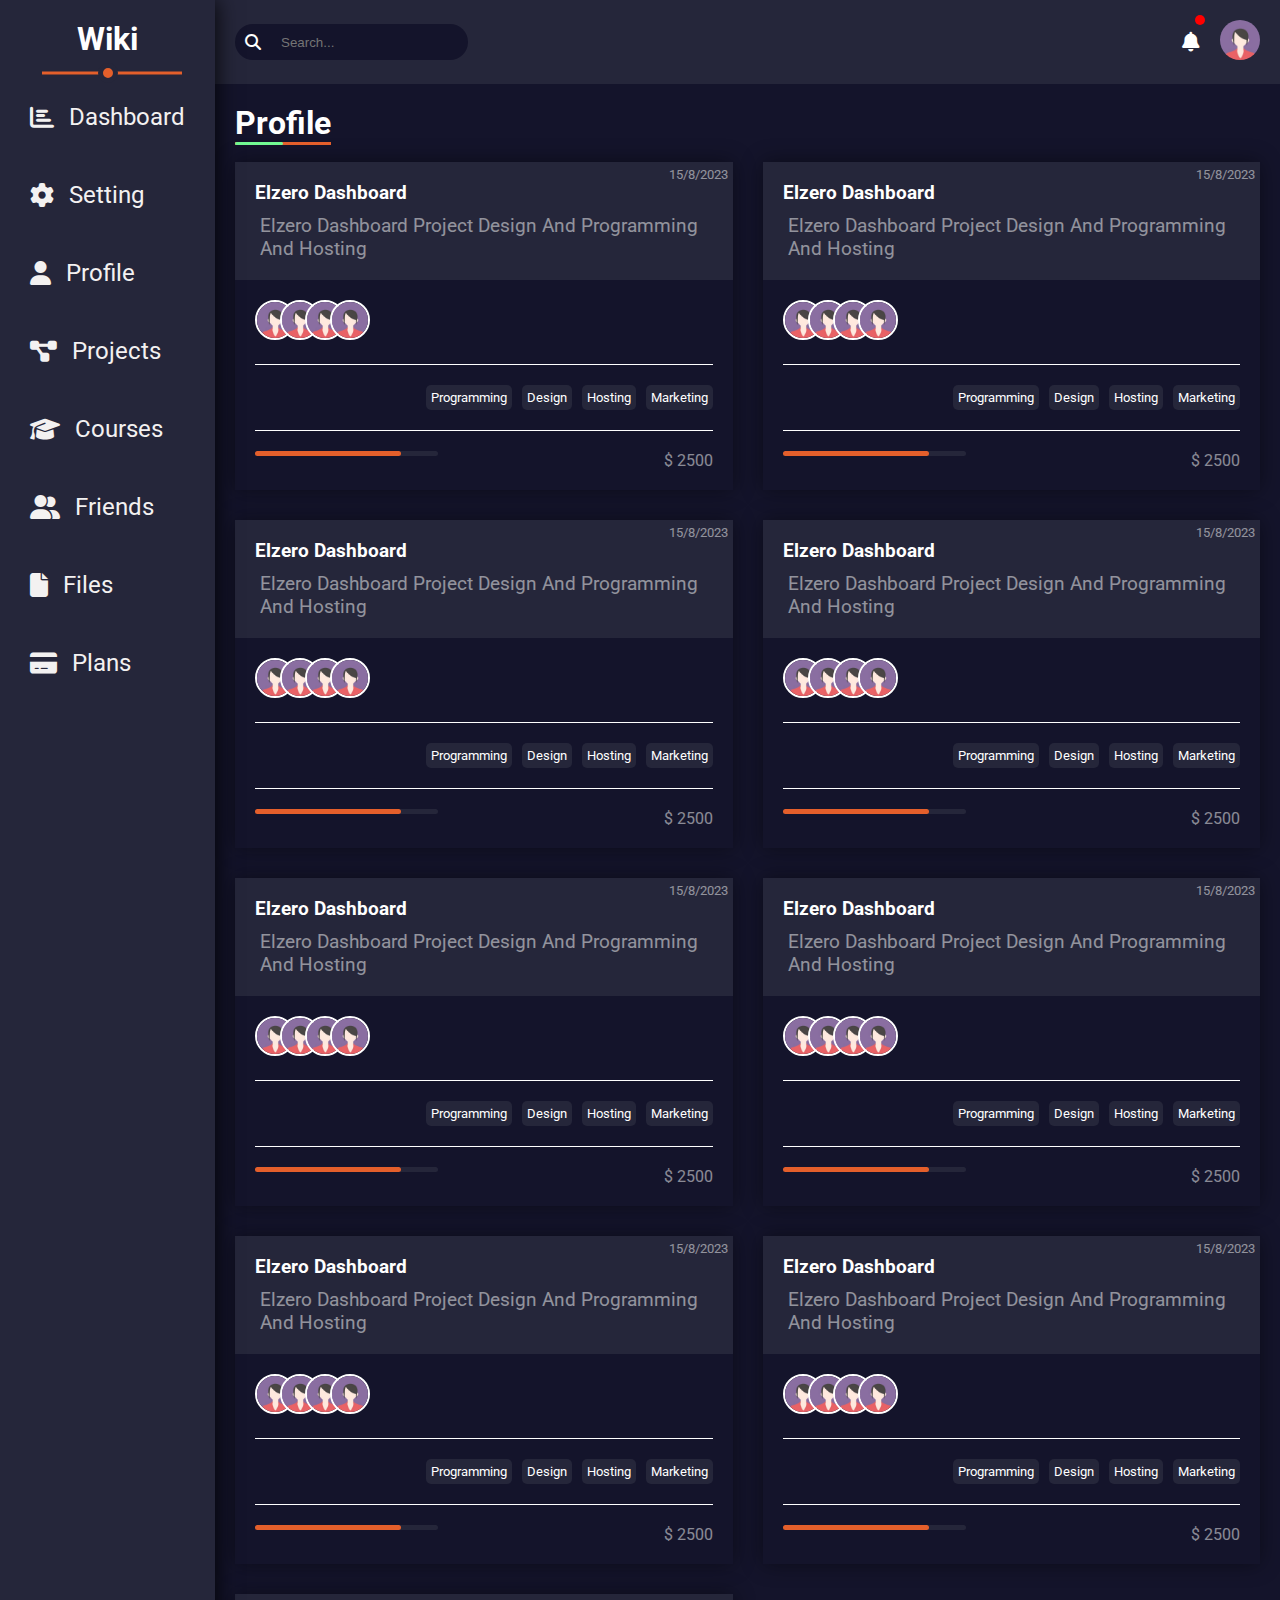
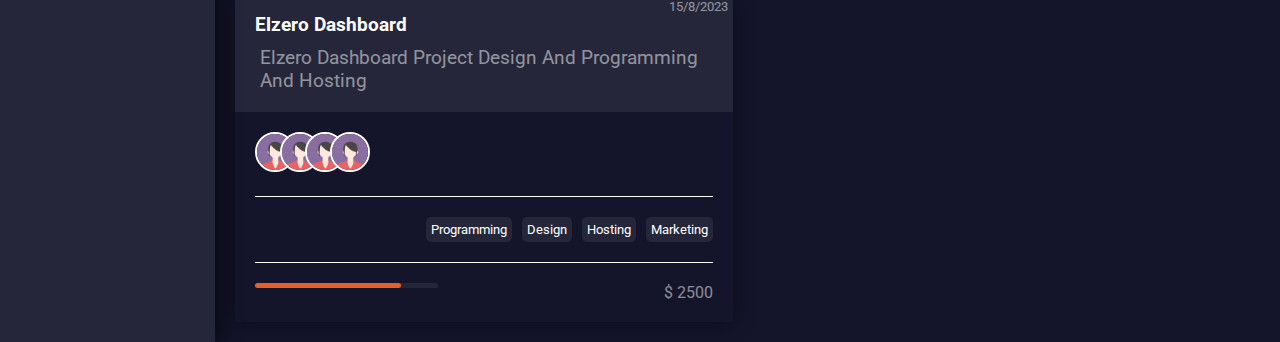
<file: Projects.html>
<!DOCTYPE html>
<html lang="en">

<head>
    <meta charset="UTF-8" />
    <meta http-equiv="X-UA-Compatible" content="IE=edge" />
    <meta name="viewport" content="width=device-width, initial-scale=1.0" />
    <title>Dashboard</title>
    <link rel="stylesheet" href="css/all.min.css" />
    <!-- <link rel="stylesheet" href="css/framework.css" /> -->
    <link rel="stylesheet" href="css/master.css" />
    <link rel="stylesheet" href="css/Projects.css" />
    <link rel="preconnect" href="https://fonts.googleapis.com" />
    <link rel="preconnect" href="https://fonts.gstatic.com" crossorigin />
    <title>Dashboard</title>
</head>

<body>
    <div class="sidebar">
        <h1 class="logo">Wiki</h1>
        <ul class="menu">
            <li>
                <a href="INDEX.HTML">
                    <i class="fa-solid fa-chart-bar"></i>
                    <span class="value" class="text">Dashboard</span class="value">
                </a>
            </li>
            <li>
                <a href="setting.html">
                    <i class="fa-solid fa-gear"></i>
                    <span class="value" class="text">Setting</span class="value">
                </a>
            </li>
            <li>
                <a href="profile.html">
                    <i class="fa-solid fa-user"></i>
                    <span class="value" class="text">Profile</span class="value">
                </a>
            </li>
            <li>
                <a href="COURSES.HTML">
                    <i class="fa-solid fa-diagram-project"></i>
                    <span class="value" class="text">Projects</span class="value">
                </a>
            </li>
            <li>
                <a href="COURSES.HTML">
                    <i class="fa-solid fa-graduation-cap"></i>
                    <span class="value" class="text">Courses</span class="value">
                </a>
            </li>
            <li>
                <a href="friends.html">
                    <i class="fa-solid fa-user-group"></i>
                    <span class="value" class="text">Friends</span class="value">
                </a>
            </li>
            <li>
                <a href="#">
                    <i class="fa-solid fa-file"></i>
                    <span class="value" class="text">Files</span class="value">
                </a>
            </li>
            <li>
                <a href="#">
                    <i class="fa-solid fa-credit-card"></i>
                    <span class="value" class="text">Plans</span class="value">
                </a>
            </li>
        </ul>
    </div>
    <div class="conitainer">
        <header>
            <div class="search-box">
                <i class="fa-solid fa-magnifying-glass"></i>
                <input type="text" placeholder="Search..." />
            </div>
            <div class="actions">
                <div class="bell"><i class="fa-solid fa-bell"></i></div>
                <div class="user"><img src="image/Customer3.jpg" alt="" /></div>
            </div>
        </header>
        <div class="content">
            <h1 class="main-title">Profile</h1>
            <div class="cards-container">
                <div class="card">
                    <div class="card-header">
                        <div class="text">
                            <h3 class="card-title">Elzero Dashboard</h3>
                            <span class="descripation">Elzero Dashboard Project Design And Programming And
                                Hosting</span>
                        </div>
                        <span class="date">15/8/2023</span>
                    </div>
                    <div class="cards-body">
                        <div class="box">
                            <a href="#"><img src="image/Customer3.jpg"></a>
                            <a href="#"><img src="image/Customer3.jpg"></a>
                            <a href="#"><img src="image/Customer3.jpg"></a>
                            <a href="#"><img src="image/Customer3.jpg"></a>
                        </div>
                        <div class="box">
                            <p>Programming</p>
                            <p>Design</p>
                            <p>Hosting</p>
                            <p>Marketing</p>
                        </div>
                    </div>
                    <div class="card-footer">
                        <div class="progras"></div>
                        <div class="cost">$ 2500</div>
                    </div>
                </div>
                <div class="card">
                    <div class="card-header">
                        <div class="text">
                            <h3 class="card-title">Elzero Dashboard</h3>
                            <span class="descripation">Elzero Dashboard Project Design And Programming And
                                Hosting</span>
                        </div>
                        <span class="date">15/8/2023</span>
                    </div>
                    <div class="cards-body">
                        <div class="box">
                            <a href="#"><img src="image/Customer3.jpg"></a>
                            <a href="#"><img src="image/Customer3.jpg"></a>
                            <a href="#"><img src="image/Customer3.jpg"></a>
                            <a href="#"><img src="image/Customer3.jpg"></a>
                        </div>
                        <div class="box">
                            <p>Programming</p>
                            <p>Design</p>
                            <p>Hosting</p>
                            <p>Marketing</p>
                        </div>
                    </div>
                    <div class="card-footer">
                        <div class="progras"></div>
                        <div class="cost">$ 2500</div>
                    </div>
                </div>
                <div class="card">
                    <div class="card-header">
                        <div class="text">
                            <h3 class="card-title">Elzero Dashboard</h3>
                            <span class="descripation">Elzero Dashboard Project Design And Programming And
                                Hosting</span>
                        </div>
                        <span class="date">15/8/2023</span>
                    </div>
                    <div class="cards-body">
                        <div class="box">
                            <a href="#"><img src="image/Customer3.jpg"></a>
                            <a href="#"><img src="image/Customer3.jpg"></a>
                            <a href="#"><img src="image/Customer3.jpg"></a>
                            <a href="#"><img src="image/Customer3.jpg"></a>
                        </div>
                        <div class="box">
                            <p>Programming</p>
                            <p>Design</p>
                            <p>Hosting</p>
                            <p>Marketing</p>
                        </div>
                    </div>
                    <div class="card-footer">
                        <div class="progras"></div>
                        <div class="cost">$ 2500</div>
                    </div>
                </div>
                <div class="card">
                    <div class="card-header">
                        <div class="text">
                            <h3 class="card-title">Elzero Dashboard</h3>
                            <span class="descripation">Elzero Dashboard Project Design And Programming And
                                Hosting</span>
                        </div>
                        <span class="date">15/8/2023</span>
                    </div>
                    <div class="cards-body">
                        <div class="box">
                            <a href="#"><img src="image/Customer3.jpg"></a>
                            <a href="#"><img src="image/Customer3.jpg"></a>
                            <a href="#"><img src="image/Customer3.jpg"></a>
                            <a href="#"><img src="image/Customer3.jpg"></a>
                        </div>
                        <div class="box">
                            <p>Programming</p>
                            <p>Design</p>
                            <p>Hosting</p>
                            <p>Marketing</p>
                        </div>
                    </div>
                    <div class="card-footer">
                        <div class="progras"></div>
                        <div class="cost">$ 2500</div>
                    </div>
                </div>
                <div class="card">
                    <div class="card-header">
                        <div class="text">
                            <h3 class="card-title">Elzero Dashboard</h3>
                            <span class="descripation">Elzero Dashboard Project Design And Programming And
                                Hosting</span>
                        </div>
                        <span class="date">15/8/2023</span>
                    </div>
                    <div class="cards-body">
                        <div class="box">
                            <a href="#"><img src="image/Customer3.jpg"></a>
                            <a href="#"><img src="image/Customer3.jpg"></a>
                            <a href="#"><img src="image/Customer3.jpg"></a>
                            <a href="#"><img src="image/Customer3.jpg"></a>
                        </div>
                        <div class="box">
                            <p>Programming</p>
                            <p>Design</p>
                            <p>Hosting</p>
                            <p>Marketing</p>
                        </div>
                    </div>
                    <div class="card-footer">
                        <div class="progras"></div>
                        <div class="cost">$ 2500</div>
                    </div>
                </div>
                <div class="card">
                    <div class="card-header">
                        <div class="text">
                            <h3 class="card-title">Elzero Dashboard</h3>
                            <span class="descripation">Elzero Dashboard Project Design And Programming And
                                Hosting</span>
                        </div>
                        <span class="date">15/8/2023</span>
                    </div>
                    <div class="cards-body">
                        <div class="box">
                            <a href="#"><img src="image/Customer3.jpg"></a>
                            <a href="#"><img src="image/Customer3.jpg"></a>
                            <a href="#"><img src="image/Customer3.jpg"></a>
                            <a href="#"><img src="image/Customer3.jpg"></a>
                        </div>
                        <div class="box">
                            <p>Programming</p>
                            <p>Design</p>
                            <p>Hosting</p>
                            <p>Marketing</p>
                        </div>
                    </div>
                    <div class="card-footer">
                        <div class="progras"></div>
                        <div class="cost">$ 2500</div>
                    </div>
                </div>
                <div class="card">
                    <div class="card-header">
                        <div class="text">
                            <h3 class="card-title">Elzero Dashboard</h3>
                            <span class="descripation">Elzero Dashboard Project Design And Programming And
                                Hosting</span>
                        </div>
                        <span class="date">15/8/2023</span>
                    </div>
                    <div class="cards-body">
                        <div class="box">
                            <a href="#"><img src="image/Customer3.jpg"></a>
                            <a href="#"><img src="image/Customer3.jpg"></a>
                            <a href="#"><img src="image/Customer3.jpg"></a>
                            <a href="#"><img src="image/Customer3.jpg"></a>
                        </div>
                        <div class="box">
                            <p>Programming</p>
                            <p>Design</p>
                            <p>Hosting</p>
                            <p>Marketing</p>
                        </div>
                    </div>
                    <div class="card-footer">
                        <div class="progras"></div>
                        <div class="cost">$ 2500</div>
                    </div>
                </div>
                <div class="card">
                    <div class="card-header">
                        <div class="text">
                            <h3 class="card-title">Elzero Dashboard</h3>
                            <span class="descripation">Elzero Dashboard Project Design And Programming And
                                Hosting</span>
                        </div>
                        <span class="date">15/8/2023</span>
                    </div>
                    <div class="cards-body">
                        <div class="box">
                            <a href="#"><img src="image/Customer3.jpg"></a>
                            <a href="#"><img src="image/Customer3.jpg"></a>
                            <a href="#"><img src="image/Customer3.jpg"></a>
                            <a href="#"><img src="image/Customer3.jpg"></a>
                        </div>
                        <div class="box">
                            <p>Programming</p>
                            <p>Design</p>
                            <p>Hosting</p>
                            <p>Marketing</p>
                        </div>
                    </div>
                    <div class="card-footer">
                        <div class="progras"></div>
                        <div class="cost">$ 2500</div>
                    </div>
                </div>
                <div class="card">
                    <div class="card-header">
                        <div class="text">
                            <h3 class="card-title">Elzero Dashboard</h3>
                            <span class="descripation">Elzero Dashboard Project Design And Programming And
                                Hosting</span>
                        </div>
                        <span class="date">15/8/2023</span>
                    </div>
                    <div class="cards-body">
                        <div class="box">
                            <a href="#"><img src="image/Customer3.jpg"></a>
                            <a href="#"><img src="image/Customer3.jpg"></a>
                            <a href="#"><img src="image/Customer3.jpg"></a>
                            <a href="#"><img src="image/Customer3.jpg"></a>
                        </div>
                        <div class="box">
                            <p>Programming</p>
                            <p>Design</p>
                            <p>Hosting</p>
                            <p>Marketing</p>
                        </div>
                    </div>
                    <div class="card-footer">
                        <div class="progras"></div>
                        <div class="cost">$ 2500</div>
                    </div>
                </div>
            </div>
        </div>
    </div>
</file>
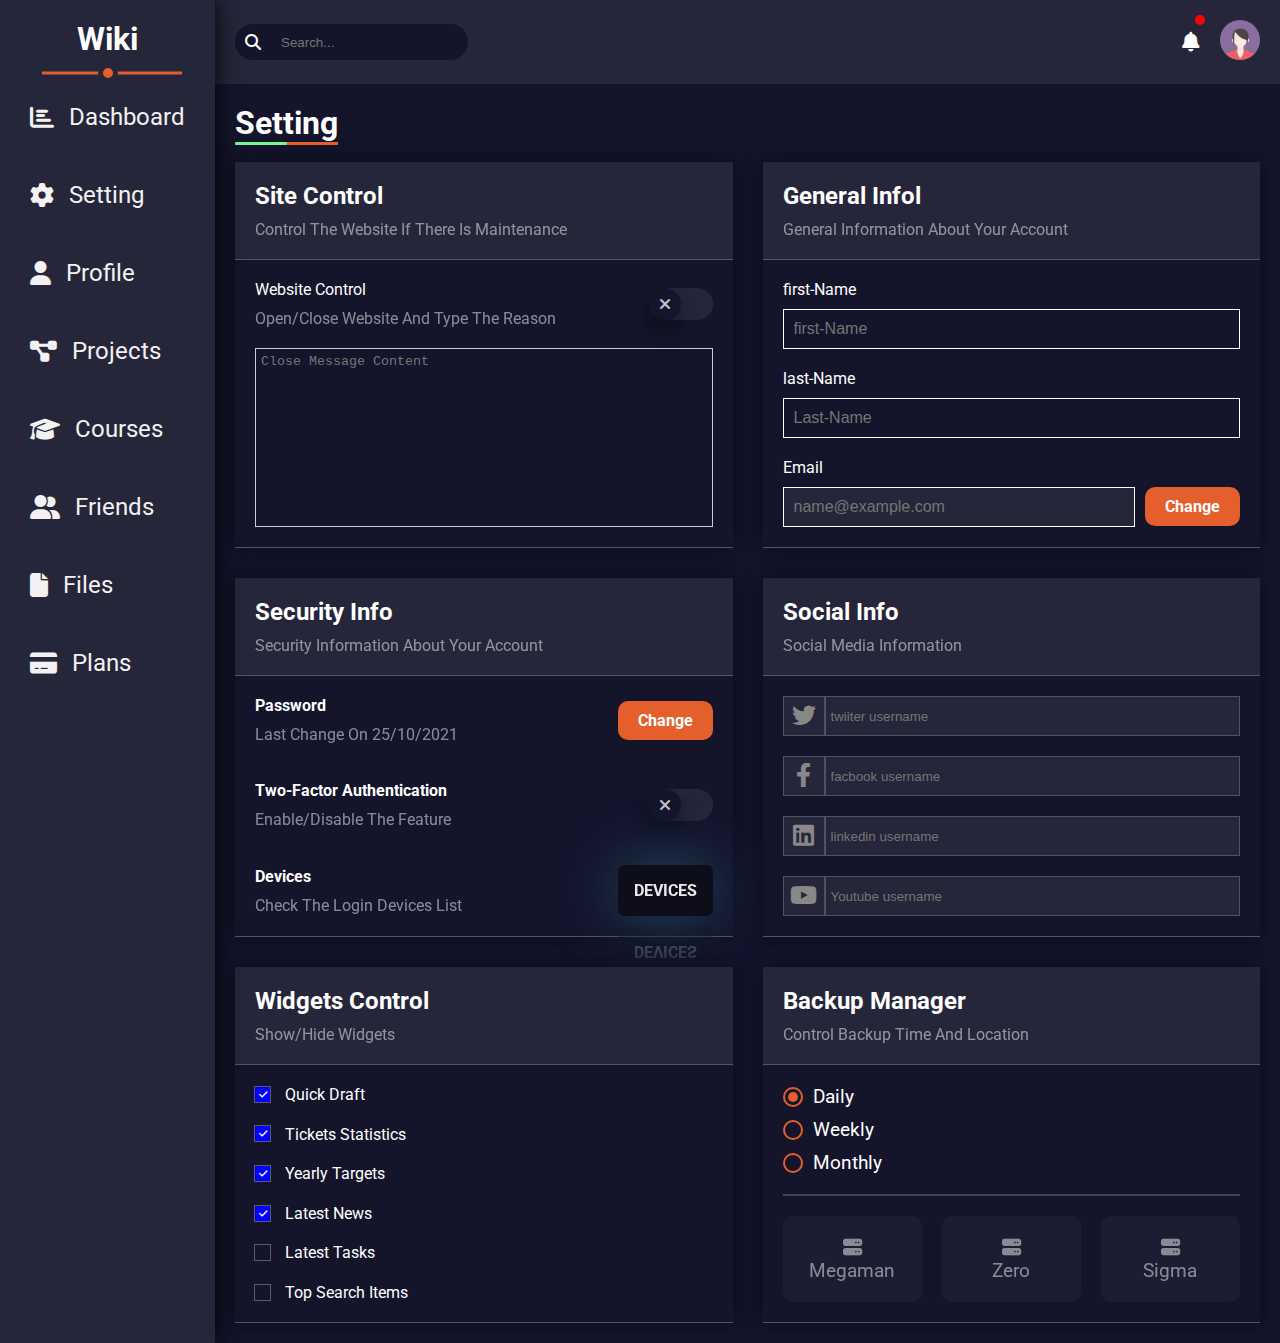
<file: setting.html>
<!DOCTYPE html>
<html lang="en">

<head>
    <meta charset="UTF-8" />
    <meta http-equiv="X-UA-Compatible" content="IE=edge" />
    <meta name="viewport" content="width=device-width, initial-scale=1.0" />
    <title>Dashboard</title>
    <link rel="stylesheet" href="css/all.min.css" />
    <!-- <link rel="stylesheet" href="css/framework.css" /> -->
    <link rel="stylesheet" href="css/master.css" />
    <link rel="stylesheet" href="css/setting.css" />
    <link rel="preconnect" href="https://fonts.googleapis.com" />
    <link rel="preconnect" href="https://fonts.gstatic.com" crossorigin />
    <title>Dashboard</title>
</head>

<body>
    <div class="sidebar">
        <h1 class="logo">Wiki</h1>
        <ul class="menu">
            <li>
                <a href="INDEX.HTML">
                    <i class="fa-solid fa-chart-bar"></i>
                    <span class="value" class="text">Dashboard</span class="value">
                </a>
            </li>
            <li>
                <a href="#">
                    <i class="fa-solid fa-gear"></i>
                    <span class="value" class="text">Setting</span class="value">
                </a>
            </li>
            <li>
                <a href="profile.html">
                    <i class="fa-solid fa-user"></i>
                    <span class="value" class="text">Profile</span class="value">
                </a>
            </li>
            <li>
                <a href="Projects.html">
                    <i class="fa-solid fa-diagram-project"></i>
                    <span class="value" class="text">Projects</span class="value">
                </a>
            </li>
            <li>
                <a href="COURSES.HTML">
                    <i class="fa-solid fa-graduation-cap"></i>
                    <span class="value" class="text">Courses</span class="value">
                </a>
            </li>
            <li>
                <a href="friends.html">
                    <i class="fa-solid fa-user-group"></i>
                    <span class="value" class="text">Friends</span class="value">
                </a>
            </li>
            <li>
                <a href="#">
                    <i class="fa-solid fa-file"></i>
                    <span class="value" class="text">Files</span class="value">
                </a>
            </li>
            <li>
                <a href="#">
                    <i class="fa-solid fa-credit-card"></i>
                    <span class="value" class="text">Plans</span class="value">
                </a>
            </li>
        </ul>
    </div>
    <div class="conitainer">
        <header>
            <div class="search-box">
                <i class="fa-solid fa-magnifying-glass"></i>
                <input type="text" placeholder="Search..." />
            </div>
            <div class="actions">
                <div class="bell"><i class="fa-solid fa-bell"></i></div>
                <div class="user"><img src="image/Customer3.jpg" /></div>
            </div>
        </header>
        <div class="content">
            <h1 class="main-title">Setting</h1>
            <div class="cards-container">
                <div class="card">
                    <div class="card-header">
                        <div class="text">
                            <h2 class="title-setting">Site Control</h2>
                            <p class="descripation">Control The Website If There Is Maintenance</p>
                        </div>
                    </div>
                    <div class="cards-body">
                        <div class="box">
                            <div class="text">
                                <span>Website Control</span>
                                <p class="descripation">Open/Close Website And Type The Reason</p>
                            </div>
                            <div class="actions toggle">
                                <input type="checkbox" name="Website-control" id="Website-control">
                                <label for="Website-control"></label>
                            </div>
                        </div>
                        <div class="box">
                            <textarea class="Close-Message" placeholder="Close Message Content"></textarea>
                        </div>
                    </div>

                </div>
                <div class="card">
                    <div class="card-header">
                        <div class="text">
                            <h2 class="title-setting">General Infol</h2>
                            <p class="descripation">General Information About Your Account</p>
                        </div>
                    </div>
                    <div class="cards-body">
                        <div class="box">
                            <label for="first-Name">first-Name</label>
                            <input type="text" name="first-Name" id="test" placeholder="first-Name">
                        </div>
                        <div class="box">
                            <label for="last-Name">last-Name</label>
                            <input type="text" name="Last-Name" id="test" placeholder="Last-Name">
                        </div>
                        <div class="box">
                            <label for="">Email</label>
                            <div class="input-group">
                                <input type="text" name="Email" id="test" disabled placeholder="name@example.com">
                                <div class="action">
                                    <a href="#" class="button">change</a>
                                </div>
                            </div>

                        </div>

                    </div>
                </div>
                <div class="card">
                    <div class="card-header">
                        <div class="text">
                            <h2 class="title-setting">Security Info</h2>
                            <p class="descripation">Security Information About Your Account</p>
                        </div>
                    </div>
                    <div class="cards-body">
                        <div class="box">
                            <div class="text">
                                <h4 class="title">Password</h4>
                                <p class="descripation">Last Change On 25/10/2021</p>
                            </div>
                            <div class="action">
                                <a href="#" class="button">change</a>
                            </div>
                        </div>
                        <div class="box">
                            <div class="text">
                                <h4 class="title">Two-Factor Authentication</h4>
                                <p class="descripation">Enable/Disable The Feature</p>
                            </div>
                            <div class="actions toggle">
                                <input type="checkbox" name="Website-control" id="Two-Factor Authentication">
                                <label for="Two-Factor Authentication"></label>
                            </div>
                        </div>
                        <div class="box">
                            <div class="text">
                                <h4 class="title">Devices</h4>
                                <p class="descripation">Check The Login Devices List</p>
                            </div>
                            <div class="action">
                                <a href="#" class="button secondary-button">Devices</a>
                            </div>
                        </div>
                    </div>
                </div>
                <div class="card">
                    <div class="card-header">
                        <div class="text">
                            <h2 class="title-setting">Social Info</h2>
                            <p class="descripation">Social Media Information</p>
                        </div>
                    </div>
                    <div class="cards-body">
                        <div class="box">
                            <span class="icon"><i class="fa-brands fa-twitter fa-fw"></i></span>
                            <input type="text" name="twiiter username" placeholder="twiiter username">
                        </div>
                        <div class="box">
                            <span class="icon"><i class="fa-brands fa-facebook-f fa-fw"></i></span>
                            <input type="text" name="twiiter username" placeholder="facbook username">
                        </div>
                        <div class="box">
                            <span class="icon"><i class="fa-brands fa-linkedin fa-fw"></i></span>
                            <input type="text" name="twiiter username" placeholder="linkedin username">
                        </div>
                        <div class="box">
                            <span class="icon"><i class="fa-brands fa-youtube fa-fw"></i> </span>
                            <input type="text" name="twiiter username" placeholder="Youtube username">
                        </div>
                    </div>
                </div>
                <div class="card">
                    <div class="card-header">
                        <div class="text">
                            <h2 class="title-setting">Widgets Control</h2>
                            <p class="descripation">Show/Hide Widgets</p>
                        </div>
                    </div>
                    <div class="cards-body">
                        <div class="box">
                            <input type="checkbox" id="Quick-Draft" checked>
                            <label for="Quick-Draft">Quick Draft</label>
                        </div>
                        <div class="box">
                            <input type="checkbox" id="Tickets-Statistics" checked>
                            <label for="Tickets-Statisticst">Tickets Statistics</label>
                        </div>
                        <div class="box">
                            <input type="checkbox" id="Yearly-Targets" checked>
                            <label for="Yearly-Targets">Yearly Targets</label>
                        </div>
                        <div class="box">
                            <input type="checkbox" id="Latest-News" checked>
                            <label for="Latest-News">Latest News</label>
                        </div>
                        <div class="box">
                            <input type="checkbox" id="Latest-Tasks">
                            <label for="Latest-Tasks">Latest Tasks</label>
                        </div>
                        <div class="box">
                            <input type="checkbox" id="Top-Search-Items">
                            <label for="Top-Search-Items">Top Search Items</label>
                        </div>
                    </div>
                </div>
                <div class="card">
                    <div class="card-header">
                        <div class="text">
                            <h2 class="title-setting">Backup Manager</h2>
                            <p class="descripation">Control Backup Time And Location</p>
                        </div>
                    </div>
                    <div class="cards-body">
                        <div class="Time">
                            <div class="box">
                                <input type="radio" name="Time" id="Daily" checked>
                                <label for="Daily">
                                    <div class="circle"></div>
                                    Daily
                                </label>
                            </div>
                            <div class="box">
                                <input type="radio"  name="Time" id="Weekly">
                                <label for="Weekly">
                                    <div class="circle"></div>
                                    Weekly
                                </label>
                            </div>
                            <div class="box">
                                <input type="radio" name="Time" id="Monthly">
                                <label for="Monthly">
                                    <div class="circle"></div>
                                    Monthly
                                </label>
                            </div>
                        </div>
                        <div class="location">
                            <div class="box">
                                <input type="radio" id="Megaman" name="location">
                                <label for="Megaman">
                                    <div class="icon"><i class="fa-solid fa-server"></i></div>
                                    <p>Megaman </p>
                                </label>
                            </div>
                            <div class="box">
                                <input type="radio" id="Zero" name="location">
                                <label for="Zero">
                                    <div class="icon"><i class="fa-solid fa-server"></i></div>
                                    <p>Zero</p>
                                </label>
                            </div>
                            <div class="box">
                                <input type="radio" id="Sigma" name="location">
                                <label for="Sigma">
                                    <div class="icon"><i class="fa-solid fa-server"></i></div>
                                    <p>Sigma</p>
                                </label>
                            </div>
                        </div>
                    </div>
                </div>
            </div>
        </div>
    </div>

</body>

</html>
</file>
<file: css/dash.css>
@import url("https://fonts.googleapis.com/css2?family=Roboto:wght@100;300;400;500;700;900&display=swap%27");
:root {
  --Baby-Blue-Eyes: #9ac1f0;
  --Light-Malachite-Green: #72fa93;
  --Venetian-Red: #a0e548;
  --Vivid-Vermilion: #e45f2b;
  --Crayola: #f6c445;
  --black: #14142b;
  --light-black: #25263a;
  --white: #ffffff;
}
body {
  font-family: "Roboto", sans-serif;
  color: #ffffff;
  background-color: #14142b;
  display: flex;
}
* {
  margin: 0px;
  padding: 0px;
  box-sizing: border-box;
}
a {
  text-decoration: none;
  color: #f3f1f1;
  display: block;
}
ul {
  list-style: none;
}
.sidebar {
  background-color: var(--light-black);
  min-height: 100vh;
  padding: 20px;
  box-shadow: 2px 0px 20px rgba(0, 0, 0, 0.805);
  z-index: 1;
  transition: 0.5s;
  -webkit-transition: 0.5s;
  -moz-transition: 0.5s;
  -ms-transition: 0.5s;
  -o-transition: 0.5s;
}

.logo {
  margin: 0px auto;
  position: relative;
  width: fit-content;
  margin-bottom: 20px;
  padding-bottom: 15px;
}
.logo::after {
  content: "";
  position: absolute;
  top: 100%;
  left: -35px;
  height: 3px;
  width: 140px;
  background-color:var(--Vivid-Vermilion);
  transform: translateY(-50%);
  -webkit-transform: translateY(-50%);
  -moz-transform: translateY(-50%);
  -ms-transform: translateY(-50%);
  -o-transform: translateY(-50%);
}
.logo::before {
  content: "";
  width: 10px;
  height: 10px;
  border-radius: 50%;
  -webkit-border-radius: 50%;
  -moz-border-radius: 50%;
  -ms-border-radius: 50%;
  -o-border-radius: 50%;
  transform: translate(-50%, -50%);
  background-color: var(--Vivid-Vermilion);
  top: 100%;
  left: 50%;
  position: absolute;
  border: 5px solid var(--light-black);
  -webkit-transform: translate(-50%, -50%);
  -moz-transform: translate(-50%, -50%);
  -ms-transform: translate(-50%, -50%);
  -o-transform: translate(-50%, -50%);
  z-index: 1;
}
.menu {
  display: flex;
  flex-direction: column;
  gap: 30px;
  font-size: 1.5rem;
}
.menu li a {
  height: 100%;
  width: 100%;
  padding: 10px;
  border: radius 10px;
  -webkit-border-radius: 10px;
  -moz-border-radius: 10px;
  -ms-border-radius: 10px;
  -o-border-radius: 10px;
  display: flex;
  align-items: center;
  gap: 15px;
}
.menu:hover > :not(:hover) {
  opacity: 0.5;
}
/* header */
.conitainer {
  width: 100%;
}
header {
  background-color: #25263a;
  display: flex;
  justify-content: space-between;
  align-items: center;
  padding: 20px;
}
.search-box {
  background-color: var(--black);
  padding: 10px;
  display: flex;
  align-items: center;
  border-radius: 20px;
  -webkit-border-radius: 20px;
  -moz-border-radius: 20px;
  -ms-border-radius: 20px;
  -o-border-radius: 20px;
  gap: 20px;
}
.search-box input {
  background-color: transparent;
  border: none;
  color: #f3f1f1;
}
.search-box input:focus-visible {
  outline: none;
}
.actions {
  display: flex;
  gap: 20px;
  align-items: center;
}
.actions .bell {
  cursor: pointer;
  font-size: 20px;
  position: relative;
}
.actions .bell::before {
  content: "";
  height: 10px;
  width: 10px;
  position: absolute;
  left: 100%;
  bottom: 100%;
  transform: translate(-50%, -50%);
  border-radius: 50%;
  -webkit-border-radius: 50%;
  -moz-border-radius: 50%;
  -ms-border-radius: 50%;
  -o-border-radius: 50%;
  background-color: red;
}
.user {
  cursor: pointer;
}
.actions .user img {
  width: 40px;
  border-radius: 100%;
  -webkit-border-radius: 100%;
  -moz-border-radius: 100%;
  -ms-border-radius: 100%;
  -o-border-radius: 100%;
}
/* start conitainer */
.content {
  display: flex;
  flex-direction: column;
  padding: 20px;
}
.main-title {
  text-transform: capitalize;
  position: relative;
  width: fit-content;
  margin-bottom: 20px;
}
.main-title::before {
  content: "";
  position: absolute;
  background-color: var(--Vivid-Vermilion);
  height: 3px;
  width: 100%;
  top: 100%;
}
.main-title::after {
  content: "";
  position: absolute;
  background-color: var(--Light-Malachite-Green);
  height: 3px;
  width: 50%;
  top: 100%;
  left: 0px;
  border-radius: 20px;
  -webkit-border-radius: 20px;
  -moz-border-radius: 20px;
  -ms-border-radius: 20px;
  -o-border-radius: 20px;
}
.cards-container {
  display: grid;
  grid-template-columns: repeat(auto-fill, minmax(400px, 1fr));
  gap: 30px;
}
.card {
  display: flex;
  flex-direction: column;
  /* border: 2px solid var(--white); */
  box-shadow: 0px 0px 20px 0px #00000070;
  justify-content: space-between;
}

.card-header {
  display: flex;
  background-color: var(--light-black);
  /* align-items: center; */
  justify-content: space-between;
  padding: 20px;
  position: relative;
}
.card .card-header .text {
  display: flex;
  flex-direction: column;
  gap: 10px;
}
.card-header .text span {
  font-size: 1.2rem;
  margin-left: 5px;
  opacity: 0.5;
}
.card:nth-child(1) .card-header {
  margin-bottom: 10%;
}
.card-header h1 {
  font-size: 1.8rem;
}
@media (max-width: 768px) {
  .cards-container {
    grid-template-columns: repeat(auto-fill, minmax(100%, 1fr));
  }
}
.card:nth-child(1) .card-header .user-img {
  width: 15%;
  border-radius: 50%;
  -webkit-border-radius: 50%;
  -moz-border-radius: 50%;
  -ms-border-radius: 50%;
  -o-border-radius: 50%;
  position: absolute;
  top: 100%;
  transform: translateY(-50%);
  -webkit-transform: translateY(-50%);
  -moz-transform: translateY(-50%);
  -ms-transform: translateY(-50%);
  -o-transform: translateY(-50%);
  border: 5px solid var(--black);
}
.card-header img {
  width: 50%;
}
@media (max-width: 768px) {
  .menu .text {
    display: none;
  }
  .menu:hover .text {
    display: block;
  }
}
.card:hover {
  box-shadow: 0px 0px 20px 0px #6b523b70;
  transition: 0.5s;
  -webkit-transition: 0.5s;
  -moz-transition: 0.5s;
  -ms-transition: 0.5s;
  -o-transition: 0.5s;
}

.cards-body {
  display: flex;
  align-items: center;
  justify-content: space-between;
  padding: 20px;
  border-block: 1px solid rgba(255, 255, 255, 0.275);
  gap: 10px;
}
.cards-body .info {
  display: flex;
  flex-direction: column;
  align-items: center;
  gap: 8px;
}
.cards-body .info .main {
  font-size: 1.3rem;
  font-weight: bold;
}
.cards-body .info .Description {
  opacity: 0.5;
  font-size: 1rem;
}
.button {
  padding: 10px 20px;
  background-color: var(--Vivid-Vermilion);
  color: #ffffff;
  border-radius: 10px;
  width: fit-content;
  -webkit-border-radius: 10px;
  -moz-border-radius: 10px;
  -ms-border-radius: 10px;
  -o-border-radius: 10px;
  font-weight: bold;
  text-transform: capitalize;
}
.cards-footer {
  padding: 20px;
  display: flex;
  justify-content: end;
}
.button:hover {
  opacity: 0.5;
}
.card:nth-child(2) .card-header .text {
  display: flex;
  flex-direction: column;
  gap: 10px;
}
.card:nth-child(2) .cards-body {
  display: flex;
  flex-direction: column;
  gap: 10px;
  height: 100%;
  border: none;
}
.card:nth-child(2) .cards-body input,
.card:nth-child(2) .cards-body textarea {
  width: 100%;
  background-color: var(--light-black);
  border: none;
  padding: 10px;
  color: #f3f1f1;
}
.card:nth-child(2) .cards-body textarea {
  height: 100%;
  resize: none;
}

.card:nth-child(3) .cards-body {
  display: flex;
  flex-direction: column;
  justify-content: space-between;
  border: none;
  height: 100%;
}
.card:nth-child(3) .cards-body .info {
  display: flex;
  align-items: center;
  flex-direction: row;
  width: 100%;
  /* background-color: #3a09ad; */
}
.card:nth-child(3) .cards-body .info .icon {
  padding: 30px;
  background-color: var(--Crayola);
  opacity: 0.9;
}

.card:nth-child(3) .cards-body .info .content {
  display: flex;
  flex-direction: column;
  justify-content: space-between;
  width: 100%;
  /* text-align: start; */
  background-color: transparent;
  gap: 10px;
}
.card:nth-child(3) .progress {
  position: relative;
}
.card:nth-child(3) .progress::before {
  content: "";
  position: absolute;
  width: 100%;
  height: 5px;
  border-radius: 20px;
  -webkit-border-radius: 20px;
  -moz-border-radius: 20px;
  -ms-border-radius: 20px;
  -o-border-radius: 20px;
  background-color: var(--white);
}
.card:nth-child(3) .info:nth-of-type(1) .progress::after {
  content: "";
  position: absolute;
  width: 40%;
  height: 5px;
  border-radius: 20px;
  -webkit-border-radius: 20px;
  -moz-border-radius: 20px;
  -ms-border-radius: 20px;
  -o-border-radius: 20px;
  background-color: var(--Crayola);
}
.card:nth-child(3) .info:nth-of-type(1) .progress span {
  position: absolute;
  left: 40%;
  bottom: 100%;
  transform: translate(-50%, -50%);
  -webkit-transform: translate(-50%, -50%);
  -moz-transform: translate(-50%, -50%);
  -ms-transform: translate(-50%, -50%);
  -o-transform: translate(-50%, -50%);
  background-color: var(--Crayola);
  padding: 2px 4px;
  border-radius: 10px;
  -webkit-border-radius: 10px;
  -moz-border-radius: 10px;
  -ms-border-radius: 10px;
  -o-border-radius: 10px;
}
.card:nth-child(3) .progress span::before {
  content: "";
  position: absolute;
  top: 98%;
  border-top: 8px solid var(--Crayola);
  border-right: 8px solid transparent;
  border-bottom: 8px solid transparent;
  border-left: 8px solid transparent;
  left: 50%;
  transform: translate(-50%);
  -webkit-transform: translate(-50%);
  -moz-transform: translate(-50%);
  -ms-transform: translate(-50%);
  -o-transform: translate(-50%);
}
.card:nth-child(3) .content .title {
  opacity: 0.5;
}
.card:nth-child(3).cards-body:nth-of-type(2) .progress::after {
  background-color: var(--Vivid-Vermilion);
}

.card:nth-child(3) .cards-body .info:nth-of-type(2) .icon {
  background-color: var(--Vivid-Vermilion);
}

.card:nth-child(3) .cards-body .info:nth-of-type(2) span {
  background-color: var(--Vivid-Vermilion);
}
.card:nth-child(3) .cards-body .info:nth-of-type(3) .progress::after {
  background-color: var(--Light-Malachite-Green);
}
.card:nth-child(3) .cards-body .info:nth-of-type(3) .icon {
  background-color: var(--Light-Malachite-Green);
}
.card:nth-child(3) .cards-body .info:nth-of-type(3) .progress span::before {
  border-top-color: var(--Light-Malachite-Green);
}
.card:nth-child(3) .cards-body .info:nth-of-type(3) span {
  background-color: var(--Light-Malachite-Green);
}
.card:nth-child(3) .info:nth-of-type(2) .progress::after {
  content: "";
  position: absolute;
  width: 50%;
  height: 5px;
  border-radius: 20px;
  -webkit-border-radius: 20px;
  -moz-border-radius: 20px;
  -ms-border-radius: 20px;
  -o-border-radius: 20px;
  background-color: var(--Vivid-Vermilion);
}
.card:nth-child(3) .info:nth-of-type(3) .progress::after {
  content: "";
  position: absolute;
  width: 90%;
  height: 5px;
  border-radius: 20px;
  -webkit-border-radius: 20px;
  -moz-border-radius: 20px;
  -ms-border-radius: 20px;
  -o-border-radius: 20px;
  background-color: var(--Light-Malachite-Green);
}
.card:nth-child(3) .info:nth-of-type(2) .progress span {
  position: absolute;
  left: 50%;
  bottom: 100%;
  transform: translate(-50%, -50%);
  -webkit-transform: translate(-50%, -50%);
  -moz-transform: translate(-50%, -50%);
  -ms-transform: translate(-50%, -50%);
  -o-transform: translate(-50%, -50%);
  background-color: var(--Vivid-Vermilion);
  padding: 2px 4px;
  border-radius: 10px;
  -webkit-border-radius: 10px;
  -moz-border-radius: 10px;
  -ms-border-radius: 10px;
  -o-border-radius: 10px;
}
.card:nth-child(3) .info:nth-of-type(3) .progress span {
  position: absolute;
  left: 90%;
  bottom: 100%;
  transform: translate(-50%, -50%);
  -webkit-transform: translate(-50%, -50%);
  -moz-transform: translate(-50%, -50%);
  -ms-transform: translate(-50%, -50%);
  -o-transform: translate(-50%, -50%);
  background-color: var(--Light-Malachite-Green);
  padding: 2px 4px;
  border-radius: 10px;
  -webkit-border-radius: 10px;
  -moz-border-radius: 10px;
  -ms-border-radius: 10px;
  -o-border-radius: 10px;
}
.card:nth-child(3) .card-body .info:nth-of-type(3) .progress span::before {
  border-top-color: var(--Light-Malachite-Green);
}
.card:nth-child(3) .card-body .info:nth-of-type(2) .progress span::before {
  border-top-color: var(--Vivid-Vermilion);
}

.card:nth-child(3) .info:nth-of-type(2) .progress span::before {
  content: "";
  position: absolute;
  top: 98%;
  border-top: 8px solid var(--Vivid-Vermilion);
  border-right: 8px solid transparent;
  border-bottom: 8px solid transparent;
  border-left: 8px solid transparent;
  left: 50%;
  transform: translate(-50%);
  -webkit-transform: translate(-50%);
  -moz-transform: translate(-50%);
  -ms-transform: translate(-50%);
  -o-transform: translate(-50%);
}
/* start card 4 */
.card:nth-child(4) .cards-body {
  border: none;
  display: grid;
  grid-template-columns: repeat(2, 1fr);
  height: 100%;
  gap: 20px;
}
.card:nth-child(4) .cards-body .box {
  padding: 5%;
  background-color: var(--light-black);
  display: flex;
  flex-direction: column;
  align-items: center;
  gap: 10px;
  height: 100%;
  justify-content: center;
  border-radius: 20px;
  -webkit-border-radius: 20px;
  -moz-border-radius: 20px;
  -ms-border-radius: 20px;
  -o-border-radius: 20px;
}
.card:nth-child(4) .cards-body .box .icon {
  font-size: 2rem;
}
.card:nth-child(4) .cards-body .box .value {
  font-size: 2rem;
}
.card:nth-child(4) .cards-body .box .descripation {
  font-size: 1rem;
  opacity: 0.5;
}
.card:nth-child(4) .box:nth-of-type(1) .icon {
  color: var(--Vivid-Vermilion);
  opacity: 0.8;
}
.card:nth-child(4) .box:nth-of-type(2) .icon {
  color: var(--Crayola);
  opacity: 0.8;
}
.card:nth-child(4) .box:nth-of-type(3) .icon {
  color: var(--Venetian-Red);
  opacity: 0.8;
}
.card:nth-child(4) .box:nth-of-type(4) .icon {
  color: red;
  opacity: 0.8;
}
/* strat card 5 */
.card:nth-child(5) .cards-body,
.card:nth-child(6) .cards-body,
.card:nth-child(7) .cards-body,
.card:nth-child(8) .cards-body,
.card:nth-child(9) .cards-body,
.card:nth-child(10) .cards-body {
  display: flex;
  flex-direction: column;
  border: none;
  height: 100%;
  gap: 10px;
  align-items: flex-start;
}
.card:nth-child(5) .cards-body .image {
  width: 30%;
}
.card:nth-child(5) .cards-body .image img,
.card:nth-child(8) .cards-body .image img {
  width: 100%;
  border-radius: 10%;
  -webkit-border-radius: 10%;
  -moz-border-radius: 10%;
  -ms-border-radius: 10%;
  -o-border-radius: 10%;
}
.card:nth-child(5) .cards-body .box,
.card:nth-child(6) .cards-body .box,
.card:nth-child(7) .cards-body .box,
.card:nth-child(8) .cards-body .box,
.card:nth-child(10) .cards-body .box,
.card:nth-child(12) .cards-body .box {
  display: flex;
  flex-direction: row;
  justify-content: space-between;
  align-items: center;
  gap: 10px;
  padding-block: 10px;
  width: 100%;
}
.card:nth-child(5) .cards-body .box .info,
.card:nth-child(8) .cards-body .box .info {
  border-radius: 20px;
  -webkit-border-radius: 20px;
  -moz-border-radius: 20px;
  -ms-border-radius: 20px;
  -o-border-radius: 20px;
  padding: 8px;
  background-color: #25263a;
  min-width: fit-content;
}
.card:nth-child(5) .cards-body .box .text {
  display: flex;
  flex-direction: column;
  justify-content: space-between;
  gap: 20px;
  width: 50%;
}
.card:nth-child(5) .cards-body .box .descripation,
.card:nth-child(6) .cards-body .box .descripation,
.card:nth-child(8) .cards-body .box .descripation {
  font-size: 1rem;
  opacity: 0.5;
}
.card:nth-child(5) .cards-body .box .text h4,
.card:nth-child(6) .cards-body .box .text h4,
.card:nth-child(8) .cards-body .box .text h4 {
  font-weight: bold;
  font-size: 1.2rem;
  text-transform: capitalize;
}
.card:nth-child(5) .cards-body .box:not(:nth-of-type(4)),
.card:nth-child(6) .cards-body .box:not(:last-child) {
  border-bottom: 2px solid rgba(255, 255, 255, 0.105);
}
/* strat card 6 */
.card:nth-child(6) .cards-body .box .text {
  gap: 20px;
  display: flex;
  flex-direction: column;
  width: 100%;
}

.card:nth-child(6) .cards-body .delete .delete-icon {
  opacity: 0.5;
}
.card:nth-child(6) .cards-body .delete .delete-icon:hover {
  color: var(--white) !important;
  cursor: unset !important;
}
.card:nth-child(6) .cards-body .delete .text {
  opacity: 0.5;
  text-decoration: line-through;
}
.card:nth-child(6) .cards-body .box .delete-icon:hover {
  color: #cf1111;
  cursor: pointer;
}
/* strat card 7 */
.card:nth-child(7) .cards-body .title-body {
  display: flex;
  flex-direction: row;
  justify-content: space-between;
  width: 100%;
  opacity: 0.5;
}

.card:nth-child(7) .cards-body .value {
  text-align: center;
  padding: 10px;
  background-color: var(--light-black);
  border-radius: 10%;
  -webkit-border-radius: 10%;
  -moz-border-radius: 10%;
  -ms-border-radius: 10%;
  -o-border-radius: 10%;
}
/* strat card 8 */
.card:nth-child(8) .cards-body .image {
  width: 10%;
  border-radius: 10%;
  -webkit-border-radius: 10%;
  -moz-border-radius: 10%;
  -ms-border-radius: 10%;
  -o-border-radius: 10%;
}
.card:nth-child(8) .cards-body .box .text {
  display: flex;
  flex-direction: column;
  justify-content: space-between;
  width: 50%;
}
.card:nth-child(8) .cards-body .box {
  display: flex;
  flex-direction: row;
  margin: auto;
  gap: 10px;
  padding-block: 10px;
  width: 100%;
  justify-content: unset !important;
}
.card:nth-child(8) .cards-body .box .info {
  margin-left: auto;
}
/* start card 9 */
.card:nth-child(9) .cards-body {
  height: 100%;
  align-items: flex-start;
  border: none;
  gap: 39px;
  position: relative;
  justify-content: unset !important;
}
.card:nth-child(9) .cards-body .box {
  display: flex;
  align-items: center;
  gap: 20px;
}
.card:nth-child(9) .cards-body .box .circle {
  position: relative;
  padding: 20px;
  border-radius: 50%;
  border: 2px solid var(--Vivid-Vermilion);
  -webkit-border-radius: 50%;
  -moz-border-radius: 50%;
  -ms-border-radius: 50%;
  -o-border-radius: 50%;
}
.card:nth-child(9) .cards-body .box.curent .circle::before {
  content: "";
  position: absolute;
  height: 80%;
  width: 80%;
  background-color: var(--Vivid-Vermilion);
  border-radius: 50%;
  -webkit-border-radius: 50%;
  -moz-border-radius: 50%;
  -ms-border-radius: 50%;
  -o-border-radius: 50%;
  left: 50%;
  top: 50%;
  transform: translate(-50%, -50%);
  -webkit-transform: translate(-50%, -50%);
  -moz-transform: translate(-50%, -50%);
  -ms-transform: translate(-50%, -50%);
  -o-transform: translate(-50%, -50%);
  animation: light infinite 1s alternate;
  -webkit-animation: light infinite 1s alternate;
}
.card:nth-child(9) .cards-body .box.done .circle::before {
  content: "";
  position: absolute;
  height: 80%;
  width: 80%;
  background-color: var(--Vivid-Vermilion);
  border-radius: 50%;
  -webkit-border-radius: 50%;
  -moz-border-radius: 50%;
  -ms-border-radius: 50%;
  -o-border-radius: 50%;
  left: 50%;
  top: 50%;
  transform: translate(-50%, -50%);
  -webkit-transform: translate(-50%, -50%);
  -moz-transform: translate(-50%, -50%);
  -ms-transform: translate(-50%, -50%);
  -o-transform: translate(-50%, -50%);
}
.card:nth-child(9) .cards-body .box:not(:last-of-type) .circle::after {
  content: "";
  position: absolute;
  width: 2px;
  height: 100%;
  background-color: var(--Vivid-Vermilion);
  top: 100%;
  left: 50%;
}
@keyframes light {
  0% {
    background-color: var(--black);
  }
  100% {
    background-color: var(--Vivid-Vermilion);
  }
}

/* strat card 10 */
.card:nth-child(10) .cards-body .box {
  flex-direction: column;
  align-items: center;
  gap: 20px;
  padding-left: 20px;
  align-items: start;
  margin-left: 5%;
  position: relative;
}
.card:nth-child(10) .cards-body {
  position: relative;
}
.card:nth-child(10) .cards-body .box::before {
  content: "";
  padding: 10px;
  right: 100%;
  position: absolute;
  border-radius: 50%;
  -webkit-border-radius: 50%;
  -moz-border-radius: 50%;
  -ms-border-radius: 50%;
  -o-border-radius: 50%;
  top: 50%;
  transform: translate(-50%, -50%);
  -webkit-transform: translate(-50%, -50%);
  -moz-transform: translate(-50%, -50%);
  -ms-transform: translate(-50%, -50%);
  -o-transform: translate(-50%, -50%);
}
.card:nth-child(10) .cards-body .box:nth-of-type(1):before {
  background-color: var(--Vivid-Vermilion);
}
.card:nth-child(10) .cards-body .box:nth-of-type(2):before {
  background-color: var(--Venetian-Red);
}
.card:nth-child(10) .cards-body .box:nth-of-type(3):before {
  background-color: var(--Crayola);
}
.card:nth-child(10) .cards-body .box:nth-of-type(4):before {
  background-color: red;
}
.card:nth-child(10) .cards-body .box:nth-of-type(1) {
  border-left: 2px solid var(--Vivid-Vermilion);
}
.card:nth-child(10) .cards-body .box:nth-of-type(2) {
  border-left: 2px solid var(--Venetian-Red);
}
.card:nth-child(10) .cards-body .box:nth-of-type(3) {
  border-left: 2px solid var(--Crayola);
}
.card:nth-child(10) .cards-body .box:nth-of-type(4) {
  border-left: 2px solid red;
}
.card:nth-child(10) .cards-body .box .time {
  opacity: 0.5;
  font-size: 1rem;
  font-weight: lighter;
}
.card:nth-child(10) .cards-body .box h4 {
  font-size: 1.2rem;
  font-weight: bold;
}
/* start card 11 */
.card:nth-child(11) .card-header {
  display: flex;
  flex-direction: column;
  gap: 30px;
}
.card:nth-child(11) .card-header .user-info .user-img {
  width: 15%;
  border-radius: 100%;
  -webkit-border-radius: 100%;
  -moz-border-radius: 100%;
  -ms-border-radius: 100%;
  -o-border-radius: 100%;
}
.card:nth-child(11) .card-header .user-info {
  display: flex;
  align-items: center;
  gap: 20px;
}
.card:nth-child(11) .card-header .user-info .last-online {
  opacity: 0.5;
  padding-left: 5px;
}
.card:nth-child(11) .cards-body {
  border-top: none;
  height: 100%;
}
.card:nth-child(11) .cards-footer {
  display: flex;
  justify-content: space-between;
}
.card:nth-child(12) .cards-body {
  display: flex;
  flex-direction: column;
  border: none;
  height: 100%;
  gap: 10px;
  align-items: flex-start;
}
/* start card 12 */

.card:nth-child(12) .cards-body .box {
  justify-content: unset;
  padding: 0px 10px 0px 0px;
}
.card:nth-child(12) .cards-body .box .icon {
  background-color: #1da1f2;
  padding: 2%;
  font-size: 2rem;
}

.card:nth-child(12) .cards-body .box .action {
  margin-left: auto;
}
.card:nth-child(12) .cards-body .box .button {
  background-color: #1da1f2;
}
.card:nth-child(12) .cards-body .box .icon:hover {
  transform: rotate(10deg);
  -webkit-transform: rotate(10deg);
  -moz-transform: rotate(10deg);
  -ms-transform: rotate(10deg);
  -o-transform: rotate(10deg);
}
.card:nth-child(12) .cards-body .box:nth-of-type(1) {
  background-color: rgba(29, 160, 242, 0.5);
}
.card:nth-child(12) .cards-body .box:nth-of-type(2) {
  background-color: rgb(24 119 242 / 20%);
}
.card:nth-child(12) .cards-body .box:nth-of-type(3) {
  background-color: rgb(255 0 0 / 20%);
}
.card:nth-child(12) .cards-body .box:nth-of-type(4) {
  background-color: rgb(0 119 181 / 20%);
}
.card:nth-child(12) .cards-body .box:nth-of-type(1) .button {
  background-color: #1da1f2;
}
.card:nth-child(12) .cards-body .box:nth-of-type(2) .button {
  background-color: rgb(24 119 242 / 20%);
}
.card:nth-child(12) .cards-body .box:nth-of-type(3) .button {
  background-color: rgb(255 0 0 / 20%);
}
.card:nth-child(12) .cards-body .box:nth-of-type(4) .button {
  background-color: rgb(0 119 181 / 20%);
}
.card:nth-child(12) .cards-body .box:nth-of-type(2) .icon {
  background-color: #4267b2;
}
.card:nth-child(12) .cards-body .box:nth-of-type(3) .icon {
  background-color: #ff0000;
}
.card:nth-child(12) .cards-body .box:nth-of-type(4) .icon {
  background-color: #0a66c2;
}
/* start table  */
.card-table {
  grid-column: 1 / -1;
  /* margin-top: 30px; */
  min-width: 100%;
}
.card-table .cards-body table thead {
  background-color: var(--Vivid-Vermilion);
  width: 100%;
  text-align: center;
}
.card-table .cards-body table th {
  background-color: var(--light-black);
  padding: 20px;
  font-size: 1.3rem;
  text-align: left;
}
.card-table .cards-body {
  overflow-x: auto;
}

.card-table .cards-body table {
  min-width: 1000px;
  border-spacing: 0;
  width: 100%;
}
.card-table .cards-body table tr:nth-of-type(even) {
  background-color: var(--light-black);
}
.card-table .cards-body table td img {
  width: 32px;
  height: 32px;
  border-radius: 50%;
  padding: 2px;
  background-color: white;
}
.card-table .cards-body table tr td {
  padding: 15px;
  border-bottom: 1px solid #eee;
  border-left: 1px solid #eee;
}
.card-table .cards-body table td img:not(:first-child) {
  margin-left: -20px;
}
.card-table .cards-body table tr td:first-child {
  border-left: none !important;
}
.card-table .cards-body table tr:hover {
  background-color: var(--Baby-Blue-Eyes);
  transition: 0.4s;
  -webkit-transition: 0.4s;
  -moz-transition: 0.4s;
  -ms-transition: 0.4s;
  -o-transition: 0.4s;
}
</file>
<file: css/master.css>
@import url("https://fonts.googleapis.com/css2?family=Roboto:wght@100;300;400;500;700;900&display=swap%27");
:root {
  --Baby-Blue-Eyes: blue;
  --Light-Malachite-Green: #72fa93;
  --Venetian-Red: #a0e548;
  --Vivid-Vermilion: #e45f2b;
  --Crayola: #f6c445;
  --black: #14142b;
  --light-black: #25263a;
  --white: #ffffff;
  --fa-style-family-classic: "Font Awesome 6 Free";
  --fa-font-solid: normal 900 1em/1 "Font Awesome 6 Free";
  --grey-color: #888;
}
body {
  font-family: "Roboto", sans-serif;
  color: #ffffff;
  background-color: #14142b;
  display: flex;
}
* {
  margin: 0px;
  padding: 0px;
  box-sizing: border-box;
}
a {
  text-decoration: none;
  color: #f3f1f1;
  display: block;
}
ul {
  list-style: none;
}
.sidebar {
  background-color: var(--light-black);
  min-height: 100vh;
  padding: 20px;
  box-shadow: 2px 0px 20px rgba(0, 0, 0, 0.805);
  z-index: 1;
  transition: 0.5s;
  -webkit-transition: 0.5s;
  -moz-transition: 0.5s;
  -ms-transition: 0.5s;
  -o-transition: 0.5s;
}

.logo {
  margin: 0px auto;
  position: relative;
  width: fit-content;
  margin-bottom: 20px;
  padding-bottom: 15px;
}
.logo::after {
  content: "";
  position: absolute;
  top: 100%;
  left: -35px;
  height: 3px;
  width: 140px;
  background-color: var(--Vivid-Vermilion);
  transform: translateY(-50%);
  -webkit-transform: translateY(-50%);
  -moz-transform: translateY(-50%);
  -ms-transform: translateY(-50%);
  -o-transform: translateY(-50%);
}
.logo::before {
  content: "";
  width: 10px;
  height: 10px;
  border-radius: 50%;
  -webkit-border-radius: 50%;
  -moz-border-radius: 50%;
  -ms-border-radius: 50%;
  -o-border-radius: 50%;
  transform: translate(-50%, -50%);
  background-color: var(--Vivid-Vermilion);
  top: 100%;
  left: 50%;
  position: absolute;
  border: 5px solid var(--light-black);
  -webkit-transform: translate(-50%, -50%);
  -moz-transform: translate(-50%, -50%);
  -ms-transform: translate(-50%, -50%);
  -o-transform: translate(-50%, -50%);
  z-index: 1;
}
.menu {
  display: flex;
  flex-direction: column;
  gap: 30px;
  font-size: 1.5rem;
}
.menu li a {
  height: 100%;
  width: 100%;
  padding: 10px;
  border: radius 10px;
  -webkit-border-radius: 10px;
  -moz-border-radius: 10px;
  -ms-border-radius: 10px;
  -o-border-radius: 10px;
  display: flex;
  align-items: center;
  gap: 15px;
}
.menu:hover > :not(:hover) {
  opacity: 0.5;
}
/* header */
.conitainer {
  width: 100%;
}
header {
  background-color: #25263a;
  display: flex;
  justify-content: space-between;
  align-items: center;
  padding: 20px;
}
.search-box {
  background-color: var(--black);
  padding: 10px;
  display: flex;
  align-items: center;
  border-radius: 20px;
  -webkit-border-radius: 20px;
  -moz-border-radius: 20px;
  -ms-border-radius: 20px;
  -o-border-radius: 20px;
  gap: 20px;
}
.search-box input {
  background-color: transparent;
  border: none;
  color: #f3f1f1;
}
.search-box input:focus-visible {
  outline: none;
}
.actions {
  display: flex;
  gap: 20px;
  align-items: center;
}
.actions .bell {
  cursor: pointer;
  font-size: 20px;
  position: relative;
}
.actions .bell::before {
  content: "";
  height: 10px;
  width: 10px;
  position: absolute;
  left: 100%;
  bottom: 100%;
  transform: translate(-50%, -50%);
  border-radius: 50%;
  -webkit-border-radius: 50%;
  -moz-border-radius: 50%;
  -ms-border-radius: 50%;
  -o-border-radius: 50%;
  background-color: red;
}
.user {
  cursor: pointer;
}
.actions .user img {
  width: 40px;
  border-radius: 100%;
  -webkit-border-radius: 100%;
  -moz-border-radius: 100%;
  -ms-border-radius: 100%;
  -o-border-radius: 100%;
}
/* start conitainer */
.content {
  display: flex;
  flex-direction: column;
  padding: 20px;
}
.main-title {
  text-transform: capitalize;
  position: relative;
  width: fit-content;
  margin-bottom: 20px;
}
.main-title::before {
  content: "";
  position: absolute;
  background-color: var(--Vivid-Vermilion);
  height: 3px;
  width: 100%;
  top: 100%;
}
.main-title::after {
  content: "";
  position: absolute;
  background-color: var(--Light-Malachite-Green);
  height: 3px;
  width: 50%;
  top: 100%;
  left: 0px;
  border-radius: 20px;
  -webkit-border-radius: 20px;
  -moz-border-radius: 20px;
  -ms-border-radius: 20px;
  -o-border-radius: 20px;
}
.cards-container {
  display: grid;
  grid-template-columns: repeat(auto-fill, minmax(400px, 1fr));
  gap: 30px;
}
.card {
  display: flex;
  flex-direction: column;
  box-shadow: 0px 0px 20px 0px #00000070;
  justify-content: space-between;
}

.card:hover {
  box-shadow: 0px 0px 20px 0px #6b523b70;
  transition: 0.5s;
  -webkit-transition: 0.5s;
  -moz-transition: 0.5s;
  -ms-transition: 0.5s;
  -o-transition: 0.5s;
}
.card-header {
  display: flex;
  background-color: var(--light-black);
  /* align-items: center; */
  justify-content: space-between;
  padding: 20px;
  position: relative;
}
.card .card-header .text {
  display: flex;
  flex-direction: column;
  gap: 10px;
}
.card-header .text span {
  font-size: 1.2rem;
  margin-left: 5px;
  opacity: 0.5;
}
.card-header h1 {
  font-size: 1.8rem;
}
@media (max-width: 768px) {
  .cards-container {
    grid-template-columns: repeat(auto-fill, minmax(100%, 1fr));
  }
}
.cards-body {
  display: flex;
  align-items: center;
  justify-content: space-between;
  padding: 20px;
  border-block: 1px solid rgba(255, 255, 255, 0.275);
  gap: 20px;
  flex-direction: column;
  height: 100%;
}
.button {
  padding: 10px 20px;
  background-color: var(--Vivid-Vermilion);
  color: #ffffff;
  border-radius: 10px;
  width: fit-content;
  -webkit-border-radius: 10px;
  -moz-border-radius: 10px;
  -ms-border-radius: 10px;
  -o-border-radius: 10px;
  font-weight: bold;
  text-transform: capitalize;
}
.toggle input[type="checkbox"] {
  display: none;
}

.toggle label {
  position: relative;
  display: inline-block;
  width: 4em;
  height: 2em;
  cursor: pointer;
  background-color: var(--light-black);
  border-radius: 50px;
  -webkit-border-radius: 50px;
  -moz-border-radius: 50px;
  -ms-border-radius: 50px;
  -o-border-radius: 50px;
  transition: all 0.4s cubic-bezier(0.175, 0.885, 0.32, 1.275);
}
.toggle label::before {
  position: absolute;
  right: 100%;
  font-family: var(--fa-style-family-classic);
  content: "\f00d";
  font-weight: 900;
  color: rgba(241, 241, 241, 0.8);
  display: flex;
  align-items: center;
  justify-content: center;
  height: 2em;
  width: 2em;
  background-color: var(--black);
  border-radius: 50px;
  box-shadow: 0 10px 20px rgba(0, 0, 0, 0.4);
  transform: translate(100%, 0%);
  -webkit-transform: translate(100%, 0%);
  -moz-transform: translate(100%, 0%);
  -ms-transform: translate(100%, 0%);
  -o-transform: translate(100%, 0%);
  transition: all 0.4s cubic-bezier(0.175, 0.885, 0.32, 1.275);
}
.toggle input:checked + label::before {
  right: 0%;
  transform: translate(0%, 0%);
  -webkit-transform: translate(0%, 0%);
  -moz-transform: translate(0%, 0%);
  -ms-transform: translate(0%, 0%);
  -o-transform: translate(0%, 0%);
  font-family: var(--fa-style-family-classic);
  content: "\f00c";
  font-weight: 900;
}
.toggle input:checked + label {
  background-color: var(--Vivid-Vermilion);
}
.secondary-button {
  font-size: 1rem;
  padding: 1rem 1rem;
  border: none;
  outline: none;
  border-radius: 0.4rem;
  cursor: pointer;
  text-transform: uppercase;
  background-color: rgb(14, 14, 26);
  color: rgb(234, 234, 234);
  font-weight: 700;
  transition: 0.6s;
  box-shadow: 0px 0px 60px #1f4c65;
  -webkit-box-reflect: below 10px
    linear-gradient(to bottom, rgba(0, 0, 0, 0), rgba(0, 0, 0, 0.4));
}
.secondary-button:hover {
  scale: 0.92;
  background: rgb(2, 29, 78);
  background: linear-gradient(
    270deg,
    rgba(2, 29, 78, 0.681) 0%,
    rgba(31, 215, 232, 0.873) 60%
  );
  color: rgb(4, 4, 38);
}
</file>
<file: css/courses.css>
@import url(master.css);

.cards-container {
  display: grid;
  grid-template-columns: repeat(auto-fill, minmax(300px, 1fr));
  /* gap: 30px; */
  /* width: 100%; */
}

.card .card-header .user-image {
  width: 64px;
  height: 64px;
  border-radius: 50%;
  -webkit-border-radius: 50%;
  -moz-border-radius: 50%;
  -ms-border-radius: 50%;
  -o-border-radius: 50%;
  top: 20px;
  left: 20px;
  border: 2px solid white;
  /* margin-top: 20px; */
  /* margin-left: 20px; */
  position: absolute;
}
.card .cards-body .text {
  gap: 15px;
  color: #f5f5f5;
  display: flex;
  flex-direction: column;
}
.card .cards-body .text .des {
  opacity: 0.3;
}
/* .card .cards-body .text .title {
  } */
.card .card-footer {
  display: flex;
  justify-content: space-between;
  padding: 20px;
  text-align: center;
  align-items: center;
  position: relative;
  padding-top: 0px;
}
.card{
  border-radius: 20px;
  -webkit-border-radius: 20px;
  -moz-border-radius: 20px;
  -ms-border-radius: 20px;
  -o-border-radius: 20px;
}
.button {
  padding: 10px 20px;
  background-color: var(--Vivid-Vermilion);
  color: #ffffff;
  border-radius: 10px;
  width: fit-content;
  -webkit-border-radius: 10px;
  -moz-border-radius: 10px;
  -ms-border-radius: 10px;
  -o-border-radius: 10px;
  font-weight: bold;
  text-transform: capitalize;
  /* position: absolute; */
  /* top: -18px;
    left: 50%;
    transform: translateX(-50%); */
  font-size: 13px;
}
.btn {
  display: flex;
  align-items: center;
  justify-content: center;
  position: relative;
  width: 100%;
}
a {
  text-decoration: none;
}
.cost {
  font-size: 1rem;
  font-weight: bold;
}

.btn::before {
  content: "";
  position: absolute;
  left: 0px;
  top: 50%;
  transform: translateY(-50%);
  -webkit-transform: translateY(-50%);
  -moz-transform: translateY(-50%);
  -ms-transform: translateY(-50%);
  -o-transform: translateY(-50%);
  width: 100%;
  height: 2px;
  background-color: var(--light-black);
  z-index: -1;
}
.card .card-header {
  padding: 0px;
  width: 100%;
  justify-content: none;
}

.card .card-header .cover {
  width: 100%;
}
.card .cards-body {
  padding-bottom: 0px;
  border: none;
}

.button {
  padding: 10px 20px;
  background-color: var(--Vivid-Vermilion);
  color: #ffffff;
  border-radius: 10px;
  width: fit-content;
  -webkit-border-radius: 10px;
  -moz-border-radius: 10px;
  -ms-border-radius: 10px;
  -o-border-radius: 10px;
  font-weight: bold;
  text-transform: capitalize;
  /* position: absolute; */
  /* top: -18px;
      left: 50%;
      transform: translateX(-50%); */
  font-size: 13px;
}
</file>
<file: css/files.css>
@import url(master.css);
.main {
  display: flex;
  justify-content: space-between;
  align-items: flex-start;
  gap: 10px;
}
.staticks {
  min-width: 260px;
  border-radius: 10px;
  -webkit-border-radius: 10px;
  -moz-border-radius: 10px;
  -ms-border-radius: 10px;
  -o-border-radius: 10px;
}

.staticks .cards-body .box {
  width: 100%;
  display: flex;
  justify-content: space-between;
  align-items: center;
  border: 2px solid rgba(136, 133, 133, 0.267);
  padding: 15px;
}
.staticks .cards-body .info {
  display: flex;
  align-items: center;
  gap: 6px;
}
.box .info .text {
  gap: 0px;
  display: flex;
  flex-direction: column;
}
.space {
  opacity: 0.5;
  align-items: center;
  display: flex;
}
.title {
  font-size: 15px;
}
.card-header .title-card {
  font-size: 2rem;
}

.descripation {
  font-size: 15px;
}
.icon {
  background-color: var(--Vivid-Vermilion);
  height: 40px;
  width: 40px;
  display: flex;
  align-items: center;
  justify-content: center;
}
.box:nth-child(2) .icon {
  background-color: var(--Crayola);
}
.box:nth-child(3) .icon {
  background-color: var(--Venetian-Red);
}
.icon i {
  font-size: 1.25em;
  line-height: 0.05em;
}
.card-footer {
  padding: 15px;
  display: flex;
  justify-content: center;
  align-items: center;
}
.button {
  padding: 10px 20px;
}

.staticks .card-footer .button:hover i {
  animation: slide-top 0.5s cubic-bezier(0.55, 0.085, 0.68, 0.53) infinite
    alternate;
  -webkit-animation: slide-top 0.3s cubic-bezier(0.55, 0.085, 0.68, 0.53)
    infinite alternate;
}
@keyframes slide-top {
  0% {
    -webkit-transform: translateY(0);
    transform: translateY(0);
  }
  100% {
    transform: translateY(-50%);
    -webkit-transform: translateY(-50%);
    -moz-transform: translateY(-50%);
    -ms-transform: translateY(-50%);
    -o-transform: translateY(-50%);
  }
}
.cards-container .card .card-header {
  display: flex;
  flex-direction: column;
  align-items: center;
  position: relative;
  gap: 10px;
}
.cards-container .card .card-header img {
  width: 30%;
}
.cards-container .card .card-header a {
  position: absolute;
  top: 10px;
  left: 10px;
}
.cards-container {
  width: 100%;
  flex: 1;
  grid-template-columns: repeat(auto-fill, minmax(200px, 1fr));
}
.cards-container .card .cards-body {
  align-items: start;
  border-top: none;
}
.admin{
    opacity: 0.5;
}
.cards-container .card .card-footer{
    justify-content: space-between;
}
.cards-container .card .card-footer p{
    opacity: 0.5;
}
.cards-container .card .card-header a i:hover{
    color: var(--Vivid-Vermilion)
}
.cards-container .card .card-header img {
    width: 64px;
    height: 64px;
    transition: 0.3s;
  }
  .cards-container .card .card-header img:hover {
    transform: rotate(20deg);
    -webkit-transform: rotate(20deg);
    -moz-transform: rotate(20deg);
    -ms-transform: rotate(20deg);
    -o-transform: rotate(20deg);
  }
</file>
<file: css/friends.css>
@import url(master.css);
.card .cards-body {
  border: none;
  position: relative;
  border-bottom: 2px solid rgba(221, 214, 214, 0.267);
}
.cards-container {
  grid-template-columns: repeat(auto-fill, minmax(350px, 1fr));
}
.card .card-header {
  display: flex;
  flex-direction: column;
  align-items: center;
  gap: 15px;
  position: relative;
  padding: 50px;
}

.card .card-header .Friend {
  width: 30%;
  border-radius: 50%;
  -webkit-border-radius: 50%;
  -moz-border-radius: 50%;
  -ms-border-radius: 50%;
  -o-border-radius: 50%;
  border: 2px solid white;
}
.card .card-header .name {
  font-size: 1.5rem;
}
.card .card-header .Job {
  opacity: 0.5;
}
.card .card-header .contact {
  display: flex;
  position: absolute;
  top: 10px;
  left: 15px;
  gap: 10px;
}

.card .card-header .contact a {
  width: 40px;
  height: 40px;
  display: flex;
  justify-content: center;
  align-items: center;
  border-radius: 50%;
  -webkit-border-radius: 50%;
  -moz-border-radius: 50%;
  -ms-border-radius: 50%;
  -o-border-radius: 50%;
  background-color: var(--black);
  cursor: pointer;
  transition: 0.7s;
  -webkit-transition: 0.7s;
  -moz-transition: 0.7s;
  -ms-transition: 0.7s;
  -o-transition: 0.7s;
}
.card .cards-body .box {
  width: 100%;
  display: flex;
  gap: 10px;
}

.card .cards-body .VIP {
  position: absolute;
  font-size: 5rem;
  letter-spacing: -2px;
  transform: translateY(-50%);
  -webkit-transform: translateY(-50%);
  -moz-transform: translateY(-50%);
  -ms-transform: translateY(-50%);
  -o-transform: translateY(-50%);
  right: 20px;
  top: 50%;
  color: var(--Vivid-Vermilion);
  font-weight: 400;
  opacity: 0.2;
}
.card .card-footer {
  display: flex;
  justify-content: space-between;
  align-items: center;
  padding: 20px;
}
.action {
  display: flex;
  gap: 10px;
}
.date {
  opacity: 0.5;
  font-size: 0.9rem;
}
.card .card-header .contact a:hover {
  background-color: var(--Vivid-Vermilion);
}
.action .button:last-child{
  background-color: red;
}
</file>
<file: css/plans.css>
@import url(master.css);
.card {
  padding: 20px;
}

.card .card-header,
.card .cards-body,
.card .card-footer {
  padding: 0px;
}
.card .card-header .type {
  font-size: 1.5rem;
  font-weight: 600;
  text-transform: uppercase;
}
.card .card-header {
  display: flex;
  flex-direction: column;
  align-items: center;
  justify-content: center;
  padding: 20px;
  border: 8px solid var(--black);
  outline: 3px solid var(--Vivid-Vermilion);
  background-color: var(--Vivid-Vermilion);
}
.cost {
  font-size: 3rem;
  opacity: 0.5;
  text-transform: uppercase;
}
sup {
  font-size: 1.5rem;
}
.card .cards-body {
  border: none;
}

.card .cards-body ul {
  width: 100%;
}
.card .cards-body ul li {
  display: flex;
  align-items: center;
  gap: 10px;
  border-bottom: 1px solid rgba(255, 255, 255, 0.2);
  padding-block: 20px;
}
.help {
  margin-left: auto;
  opacity: 0.5;
  cursor: pointer;
}
.card .cards-body ul li .fa-check {
  color: green;
}
.card .cards-body ul li .fa-xmark {
  color: red;
}
.card .cards-footer {
  padding-top: 20px;
  justify-content: start;
}

.card:nth-child(2) .card-header {
  outline: 3px solid var(--Venetian-Red);
  background-color: var(--Venetian-Red);
  border: 8px solid var(--black);
}
.card:nth-child(3) .card-header {
  outline: 3px solid var(--Crayola);
  background-color: var(--Crayola);
  border: 8px solid var(--black);
}
.card:nth-child(2) .button {
  background-color: var(--Venetian-Red);
}
.card:nth-child(3) .button {
  background-color: var(--Crayola);
}
</file>
<file: css/profile.css>
@import url(master.css);
.card:nth-child(1) {
  flex-direction: row;
  grid-column: 1 / -1;
}
.card:nth-child(1) .card-header .image {
  border-radius: 50%;
  -webkit-border-radius: 50%;
  -moz-border-radius: 50%;
  -ms-border-radius: 50%;
  -o-border-radius: 50%;
  overflow: hidden;
  width: 60%;
  border: 5px solid rgba(255, 255, 255, 0.2);
  display: flex;
  align-items: center;
  justify-content: center;
}
.card:nth-child(1) .card-header {
  align-items: center;
  text-align: center;
}
.card:nth-child(1) .card-header .info {
  flex-direction: column;
  align-items: center;
  text-align: center;
  gap: 20px;
  display: flex;
  justify-content: center;
}
.card:nth-child(1) .card-header .image img {
  width: 100%;
}

.card:nth-child(1) .card-header .Level {
  font-size: 1.2rem;
  opacity: 0.5;
}
.card:nth-child(1) .card-header .user-name {
  font-size: 1.3rem;
  font-weight: 500;
}
.card:nth-child(1) .card-header .progress {
  background-color: var(--black);
  position: relative;
  width: 70%;
  height: 5px;
  border-radius: 10px;
  -webkit-border-radius: 10px;
  -moz-border-radius: 10px;
  -ms-border-radius: 10px;
  -o-border-radius: 10px;
}
.card:nth-child(1) .card-header .progress::after {
  content: "";
  position: absolute;
  width: 70%;
  height: 5px;
  background-color: var(--Vivid-Vermilion);
  left: 0;
  border-radius: 10px;
}

.card:nth-child(1) .card-header .stars {
  color: var(--Crayola);
}

.card:nth-child(1) .card-header .rating {
  font-size: 0.9rem;
}
.card:nth-child(1) .cards-body {
  border: none;
  border-left: 2px solid rgba(255, 255, 255, 0.2);
  width: 100%;
  padding: 0;
}
.card:nth-child(1) .cards-body .box {
  width: 100%;
  display: grid;
  grid-template-columns: repeat(auto-fill, minmax(300px, 1fr));
  gap: 15px;
  border-bottom: 1px solid rgba(255, 255, 255, 0.2);
  padding: 10px;
  align-items: center;
}
.card:nth-child(1) .cards-body .title {
  grid-column: 1 / -1;
  opacity: 0.5;
}

.card:nth-child(1) .cards-body .box .info span:first-child {
  opacity: 0.5;
}
.card:nth-child(1) .toggle label {
  width: 5rem;
  height: 20px;
}
.card:nth-child(1) .toggle label::before {
  height: 20px;
  width: 20px;
}
.card:nth-child(1) .cards-body .box:hover {
  background-color: rgba(128, 128, 128, 0.336);
}
.card:nth-child(2) .cards-body .box {
  width: 100%;
  display: flex;
  gap: 15px;
  padding-block: 20px;
}

.card:nth-child(2) .cards-body .box p {
  padding: 5px;
  background-color: var(--light-black);
  border-radius: 5px;
  -webkit-border-radius: 5px;
  -moz-border-radius: 5px;
  -ms-border-radius: 5px;
  -o-border-radius: 5px;
}
.card:nth-child(2) .cards-body .box:not(:last-child) {
  border-bottom: 1px solid rgba(128, 128, 128, 0.336);
}
.card:nth-child(2) .cards-body {
  padding-block: 0px;
  gap: 0px;
}
/* start card 3  */
.cards-container {
  grid-template-columns: 1fr 2fr;
}
@media (max-width: 768px) {
  .cards-container {
    grid-template-columns: 1fr;
  }
}
.card:nth-child(3) .cards-body .box{
  display: flex;
  justify-content: space-between;
  align-items: center;
  width: 100%;
  padding-block: 10px;
}

.card:nth-child(3) .cards-body .box .info .image{
 width: 80px;
}
.card:nth-child(3) .cards-body .box .info{
  display: flex;
  align-items: center;
  gap: 10px;
}
.card:nth-child(3) .cards-body .box .info .image img{
  width: 100%;
}
.card:nth-child(3) .cards-body .box .date{
  text-align: end;
}
.card:nth-child(3) .cards-body .box:not(:last-of-type){
  border-bottom: 1px solid rgba(128, 128, 128, 0.336) ;
}

.card:nth-child(3) .cards-body{
  padding-block: 0px;
  gap: 0px;
  border: none;
}
.card:nth-child(3) .cards-body .box .info .text{
  gap: 15px;
  display: flex;
  flex-direction: column;
}
</file>
<file: css/Projects.css>
@import url(master.css);

.card .card-header{
    position: relative;
}
.card .card-header .date{
    opacity: 0.5;
    font-size: 0.8rem;
    position: absolute;
    right: 5px;
    top: 5px;
}
.card .cards-body .box {
  width: 100%;
  display: flex;
  padding-block: 20px;
}

.card .cards-body .box:nth-child(1) img {
  width: 40px;
  height: 40px;
  border-radius: 50%;
  border: 2px solid white;
  -webkit-border-radius: 50%;
  -moz-border-radius: 50%;
  -ms-border-radius: 50%;
  -o-border-radius: 50%;
  cursor: pointer;
}
.card .cards-body .box:nth-child(1) a:not(:first-child) {
  margin-left: -15px;
}
.card .cards-body .box:nth-child(1) a:hover {
  z-index: 1;
}

.card .cards-body .box:nth-child(2) {
  border-block: 1px solid white;
  gap: 10px;
  justify-content: end;
}
.card .cards-body {
  border: none;
  gap: 0px;
  padding-block: 0px;
}

.card .cards-body .box:nth-child(2) p {
  padding: 5px;
  background-color: var(--light-black);
  font-size: 0.8rem;
  border-radius: 5px;
  -webkit-border-radius: 5px;
  -moz-border-radius: 5px;
  -ms-border-radius: 5px;
  -o-border-radius: 5px;
}
.card .card-footer {
  padding: 20px;
  justify-content: space-between;
  display: flex;
}

.card .card-footer .progras {
  height: 5px;
  width: 40%;
  background-color: var(--light-black);
  border-radius: 20px;
  -webkit-border-radius: 20px;
  -moz-border-radius: 20px;
  -ms-border-radius: 20px;
  -o-border-radius: 20px;
  position: relative;
}
.card .card-footer .progras::after {
  content: "";
  position: absolute;
  height: 5px;
  width: 80%;
  background-color: var(--Vivid-Vermilion);
  left:0px;
  border-radius: 20px;
  -webkit-border-radius: 20px;
  -moz-border-radius: 20px;
  -ms-border-radius: 20px;
  -o-border-radius: 20px;
}
.card .card-footer .cost{
    opacity: 0.5;
}
</file>
<file: css/setting.css>
.cards-body .box {
  width: 100%;
  display: flex;
  justify-content: space-between;
  align-items: center;
  /* gap: 5px; */
}

.Close-Message {
  width: 100%;
  border: 1px solid #ccc;
  resize: none;
  min-height: 150px;
  background-color: transparent;
  color: aliceblue;
  padding: 5px;
  height: 100%;
}
.cards-body .text {
  gap: 10px;
  display: flex;
  flex-direction: column;
}
.descripation {
  opacity: 0.5;
}
.card:nth-of-type(1) .box:nth-child(2) {
  height: 100%;
}
/* card 2 */
.card:nth-of-type(2) .cards-body .box {
  display: flex;
  flex-direction: column;
  align-items: start;
  gap: 10px;
}

.card:nth-of-type(2) .cards-body .box input {
  width: 100%;
  padding: 10px;
  background-color: transparent;
  color: white;
  font-size: 1rem;
  border: 1px solid;
}
.card:nth-of-type(2) .cards-body .box .input-group {
  display: flex;
  width: 100%;
  justify-content: space-between;
  gap: 10px;
  flex-direction: row;
}
.card:nth-of-type(2) .cards-body .box .input-group input {
  background-color: var(--light-black);
}
/* .card:nth-of-type(2) .box:last-child .button{
  background-color: transparent;
  color: var(--Vivid-Vermilion) ;
} */
/* start card 4 */

.card:nth-of-type(4) .cards-body .box {
  justify-content: unset;
  background-color: var(--light-black);
  border: 1px solid rgba(255, 255, 255, 0.2);
  font-size: 1.5rem;
}
.card:nth-of-type(4) .cards-body .box span {
  padding: 5px;
  border-right: 1px solid rgba(255, 255, 255, 0.2);
  color: var(--grey-color);
}

.card:nth-of-type(4) .cards-body .box input {
  width: 100%;
  padding: 5px;
  background-color: var(--light-black);
  border: none;
  border-left: 1px solid rgba(255, 255, 255, 0.2);
  color: #ccc;
  height: 100%;
}
.card:nth-of-type(4) .cards-body > .box:focus-within span {
  color: rgb(249, 249, 249);
}
.card:nth-of-type(4) .cards-body .box input:focus-visible {
  outline: none;
}
/* start card 5 */
.card:nth-of-type(5) .cards-body .box {
  justify-content: unset;
  gap: 10px;
}
.card:nth-of-type(5) .cards-body .box input {
  display: none;
}

.card:nth-of-type(5) .cards-body .box label {
  position: relative;
  padding-left: 30px;
}

.card:nth-of-type(5) .cards-body .box label::before,
.card:nth-of-type(5) .cards-body .box label::after {
  position: absolute;
  left: 0px;
  top: 10%;
  width: 15px;
  height: 15px;
}
.card:nth-of-type(5) .cards-body .box label::before {
  content: "";
  border: 1px solid rgba(255, 255, 255, 0.3);
  z-index: 1;
  transform: translate(-1px, -1px);
  -webkit-transform: translate(-1px, -1px);
  -moz-transform: translate(-1px, -1px);
  -ms-transform: translate(-1px, -1px);
  -o-transform: translate(-1px, -1px);
}
.card:nth-of-type(5) .cards-body .box label::after {
  background-color: blue;
  font-family: var(--fa-style-family-classic);
  content: "\f00c";
  font-weight: 900;
  font-size: 60%;
  display: flex;
  align-items: center;
  justify-content: center;
  transform: scale(0) rotate(360deg);
  -webkit-transform: scale(0) rotate(360deg);
  -moz-transform: scale(0) rotate(360deg);
  -ms-transform: scale(0) rotate(360deg);
  -o-transform: scale(0) rotate(360deg);
  transition: 0.3s;
  -webkit-transition: 0.3s;
  -moz-transition: 0.3s;
  -ms-transition: 0.3s;
  -o-transition: 0.3s;
}
.card:nth-of-type(5) .cards-body .box input:checked + label::after {
  transform: scale(1) rotate(0deg);
  -webkit-transform: scale(1) rotate(0deg);
  -moz-transform: scale(1) rotate(0deg);
  -ms-transform: scale(1) rotate(0deg);
  -o-transform: scale(1) rotate(0deg);
}
/* start card 6 */
.card:nth-of-type(6) .cards-body .Time,
.location {
  width: 100%;
}
.card:nth-of-type(6) .cards-body .Time {
  display: flex;
  gap: 10px;
  flex-direction: column;
}
.card:nth-of-type(6) .cards-body .box {
  justify-content: unset;
  font-size: 1.2rem;
}
.card:nth-of-type(6) .cards-body .box input {
  display: none;
}
.card:nth-of-type(6) .cards-body .Time label {
  /* padding-left: 25px; */
  display: flex;
  align-items: center;
  gap: 10px;
  cursor: pointer;
}
.card:nth-of-type(6) .cards-body .Time label .circle {
  position: relative;
  width: 20px;
  height: 20px;
  border-radius: 50%;
  -webkit-border-radius: 50%;
  -moz-border-radius: 50%;
  -ms-border-radius: 50%;
  -o-border-radius: 50%;
  border: 2px solid var(--Vivid-Vermilion);
}
.card:nth-of-type(6) .cards-body .Time label .circle::after {
  content: "";
  position: absolute;
  width: 10px;
  height: 10px;
  border-radius: 50%;
  -webkit-border-radius: 50%;
  -moz-border-radius: 50%;
  -ms-border-radius: 50%;
  -o-border-radius: 50%;
  /*border: 2px solid rgba(255, 255, 255, 0.2);
  */
  background-color: var(--Vivid-Vermilion);
  left: 50%;
  top: 50%;
  right: 0px;
  transform: translate(-50%, -50%);
  -webkit-transform: translate(-50%, -50%);
  -moz-transform: translate(-50%, -50%);
  -ms-transform: translate(-50%, -50%);
  -o-transform: translate(-50%, -50%);
  display: none;
}

.card:nth-of-type(6) .cards-body .location {
  border-top: 2px solid rgba(255, 255, 255, 0.2);
  display: flex;
  width: 100%;
  gap: 20px;
  padding-top: 20px;
}
.card:nth-of-type(6) .cards-body .box input:checked + label .circle::after {
  display: block;
}
.card:nth-of-type(6) .cards-body .location .box label {
  flex-direction: column;
  align-items: center;
  text-align: center;
  justify-content: center;
  border-radius: 10px;
  -webkit-border-radius: 10px;
  -moz-border-radius: 10px;
  -ms-border-radius: 10px;
  -o-border-radius: 10px;
  padding: 20px;
  background-color: var(--light-black);
  width: 100%;
  cursor: pointer;
  opacity: 0.5;
}
.card:nth-of-type(6)
  .cards-body
  .location
  .box:nth-of-type(1)
  input:checked
  + label {
  border: 2px solid var(--Vivid-Vermilion);
  opacity: 1;
}
.card:nth-of-type(6)
  .cards-body
  .location
  .box:nth-of-type(2)
  input:checked
  + label {
  border: 2px solid var(--Venetian-Red);
  opacity: 1;
}
.card:nth-of-type(6)
  .cards-body
  .location
  .box:nth-of-type(3)
  input:checked
  + label {
  border: 2px solid var(--Crayola);
  opacity: 1;
}
</file>
